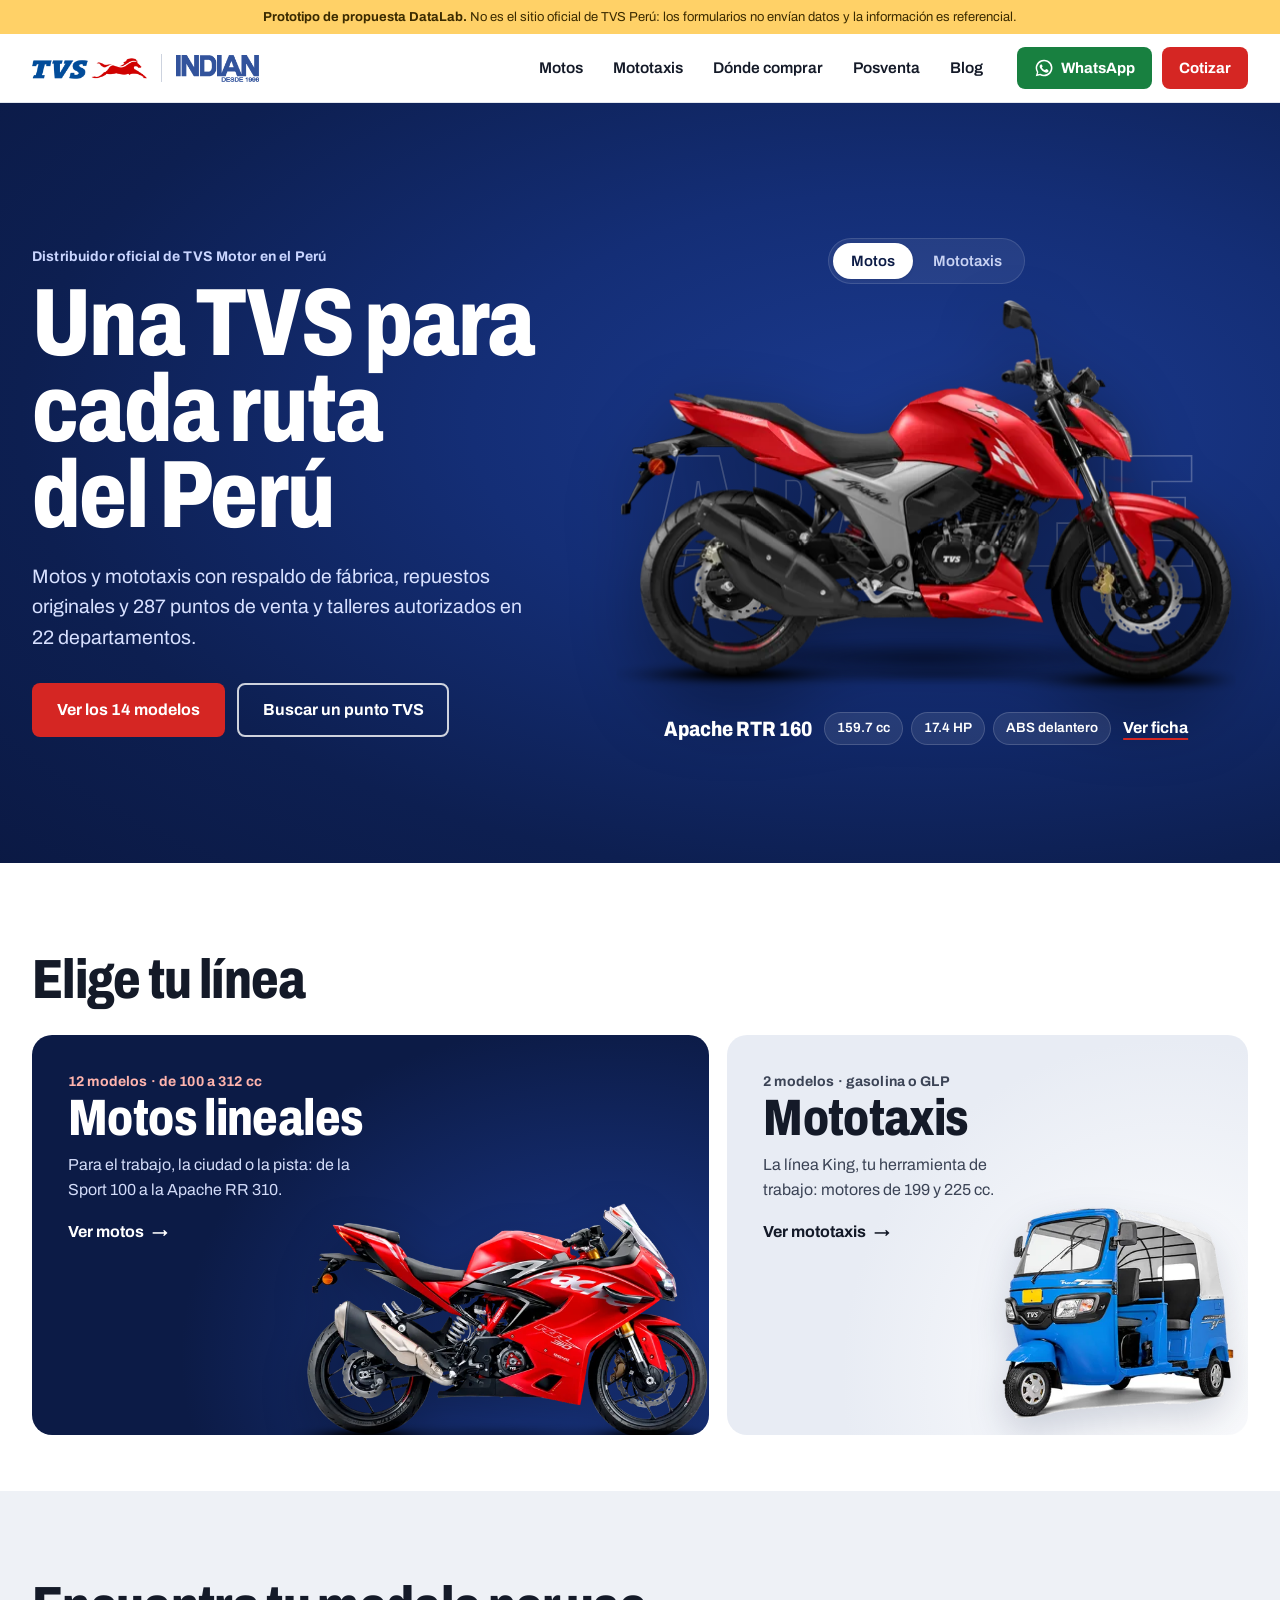
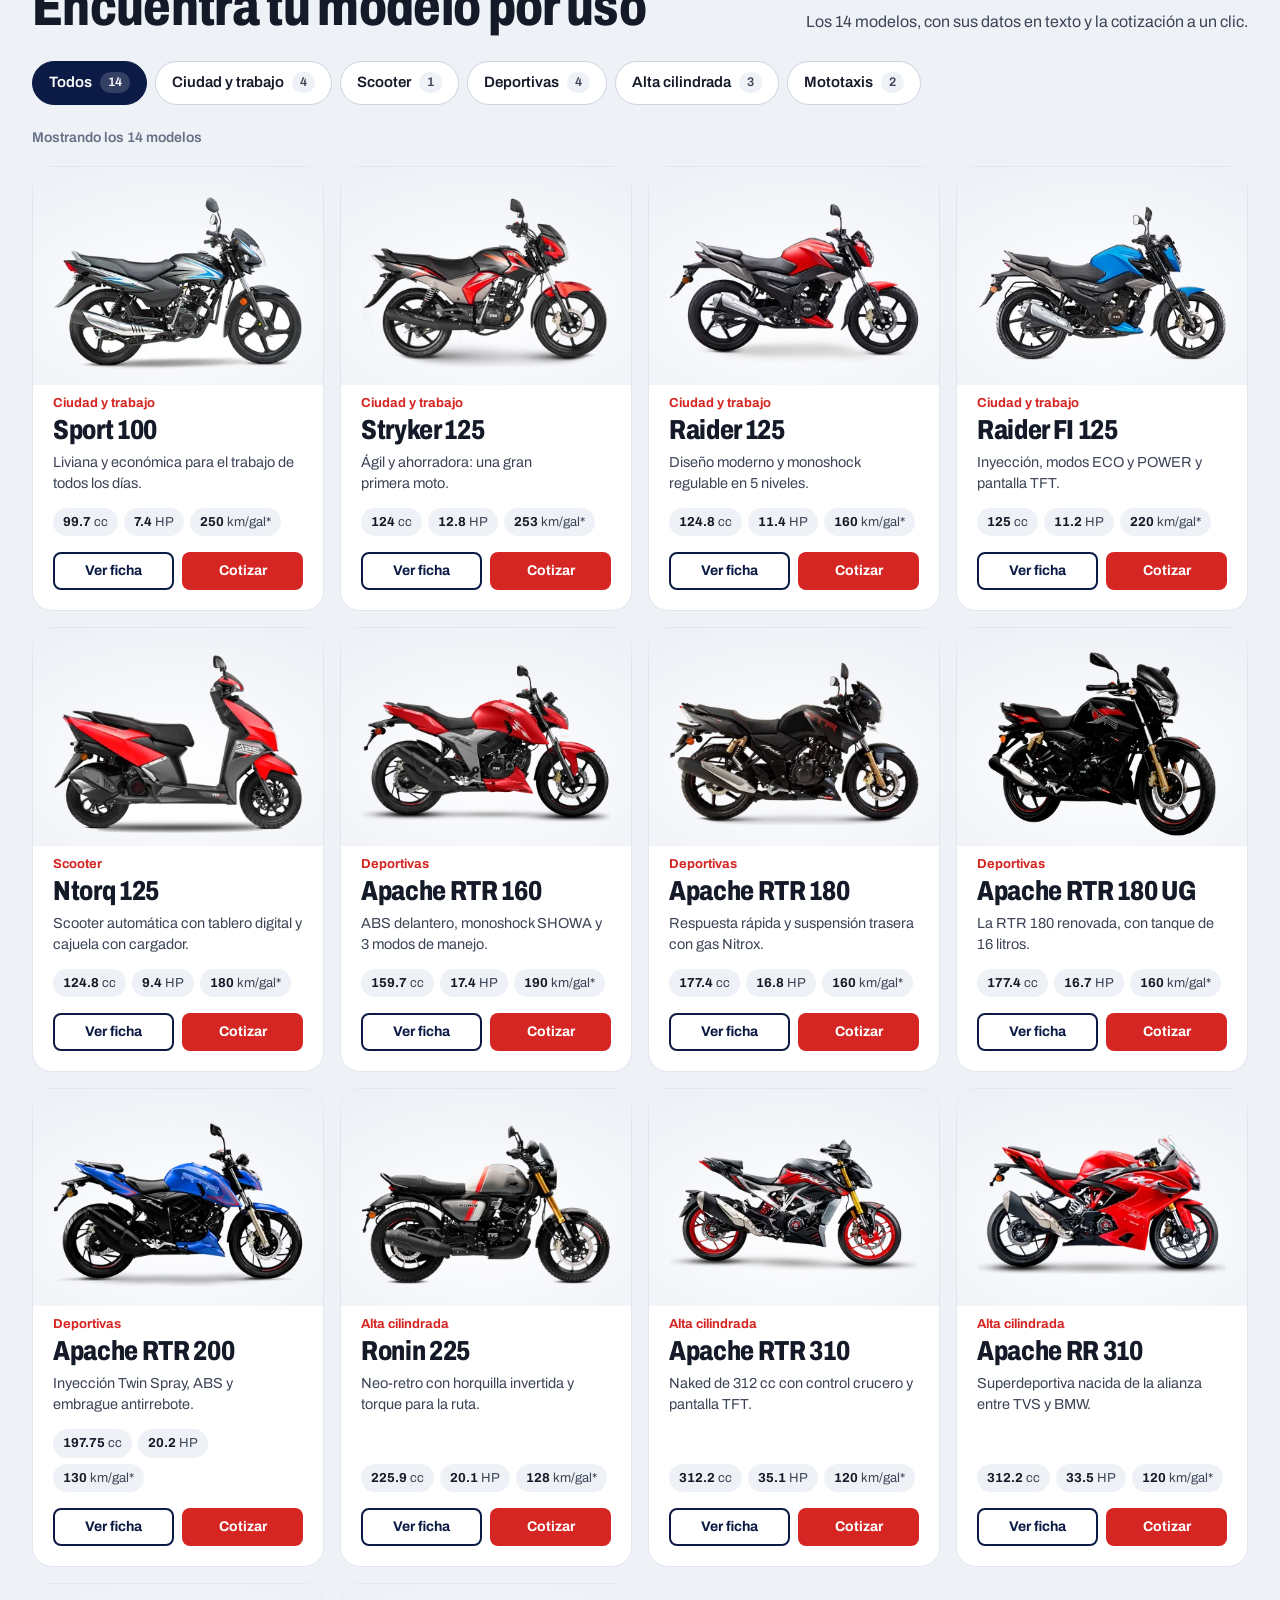
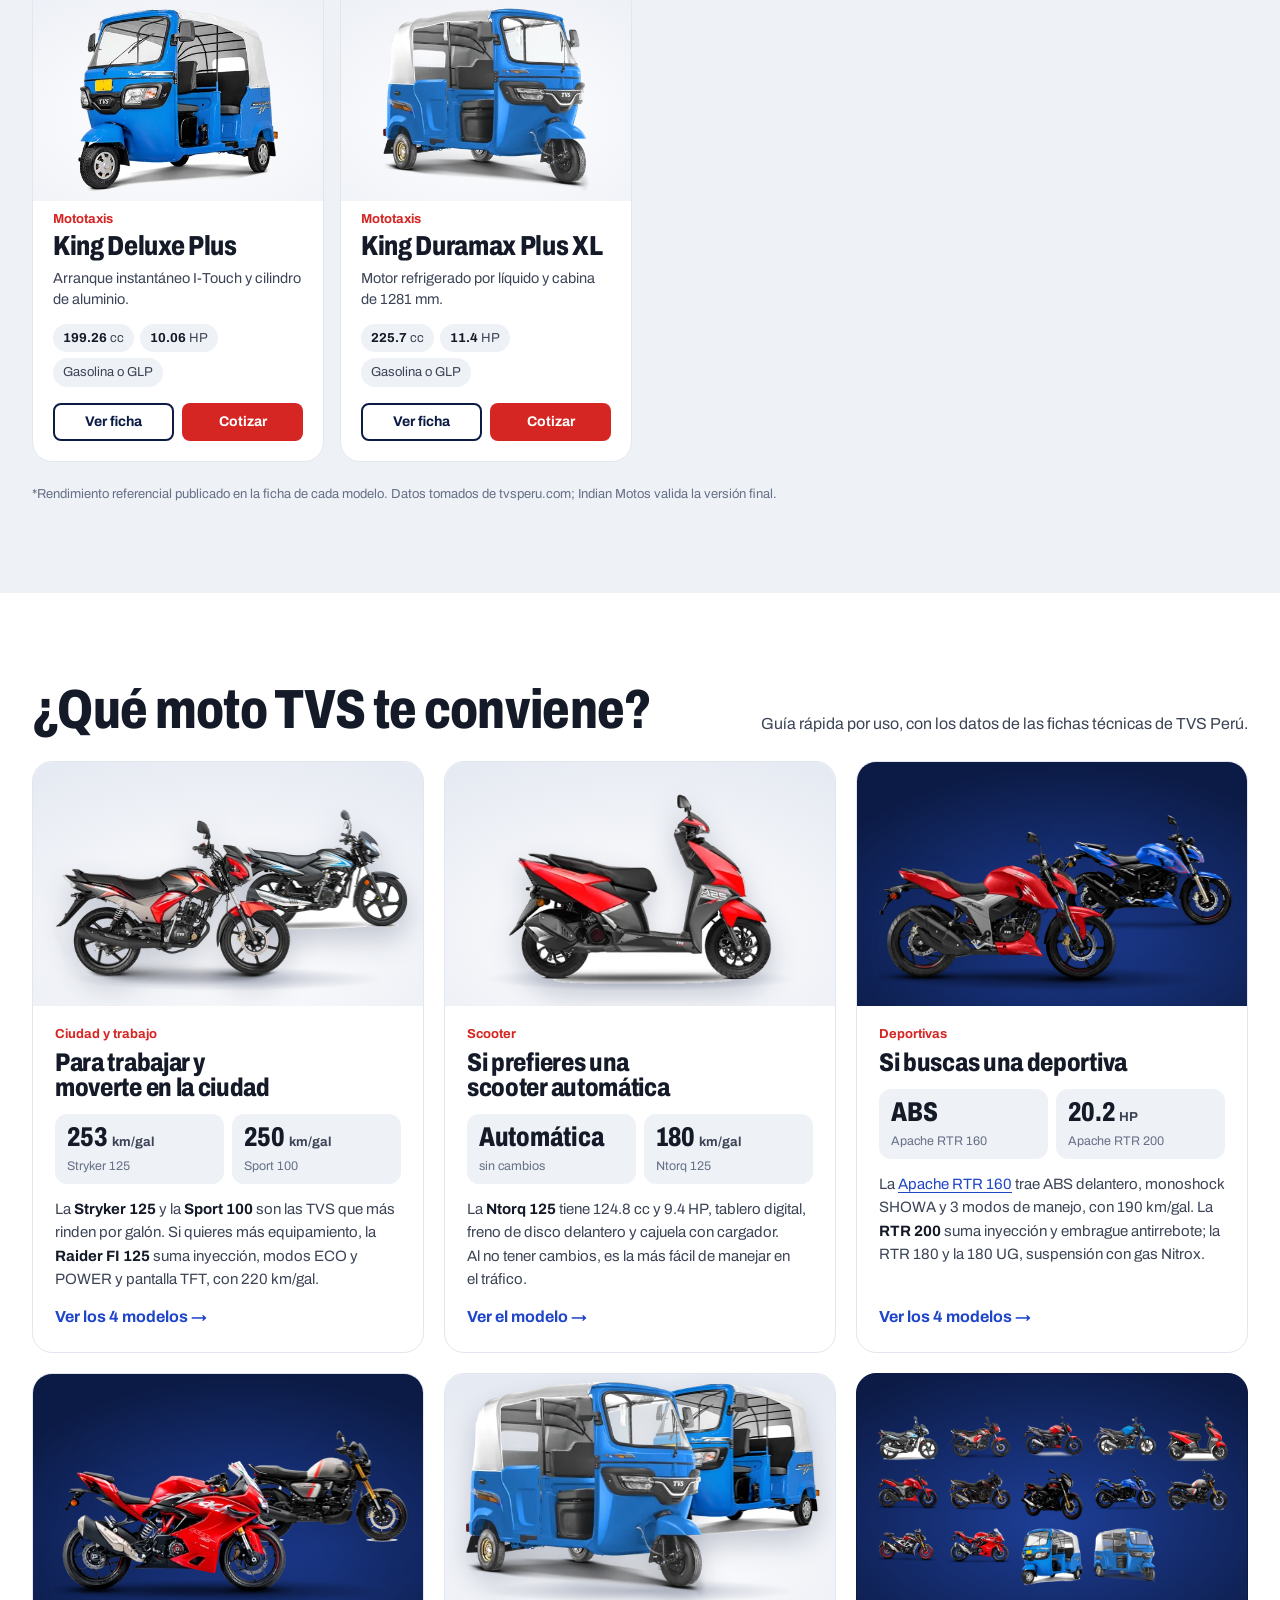
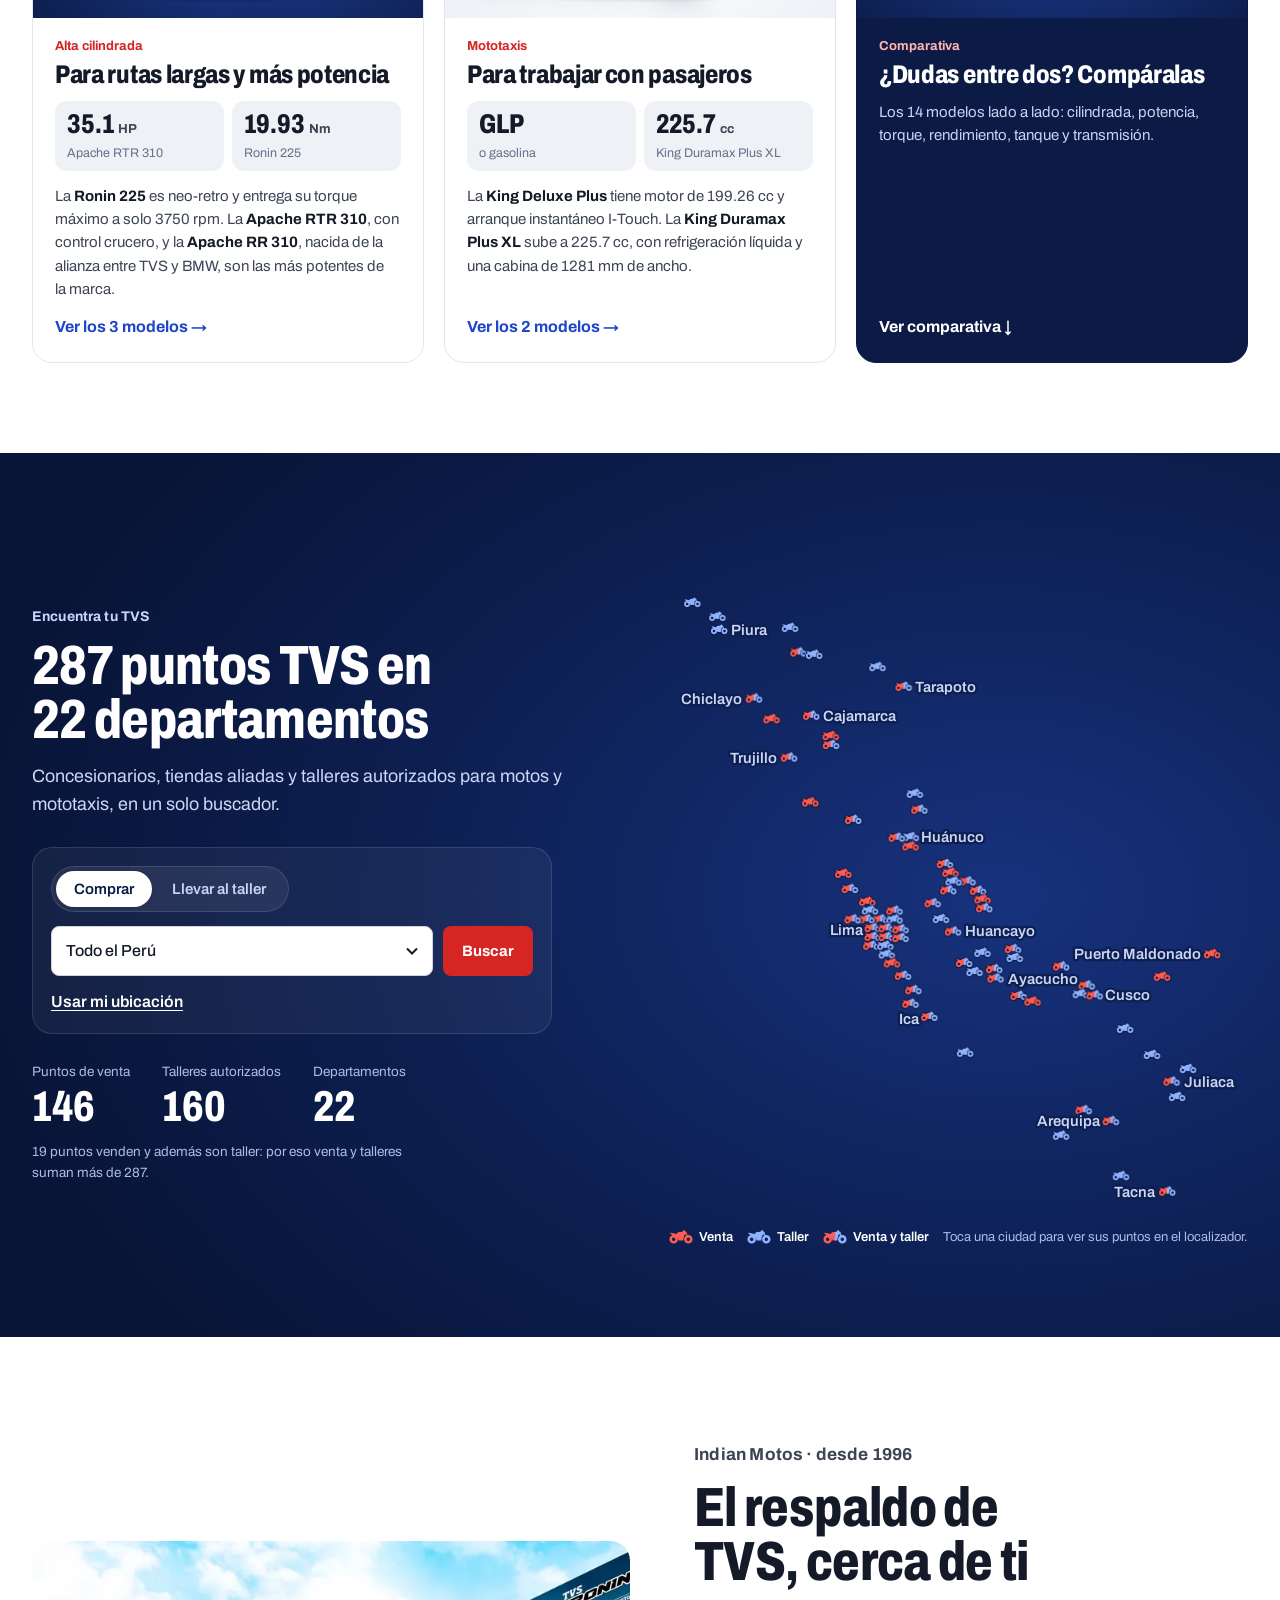
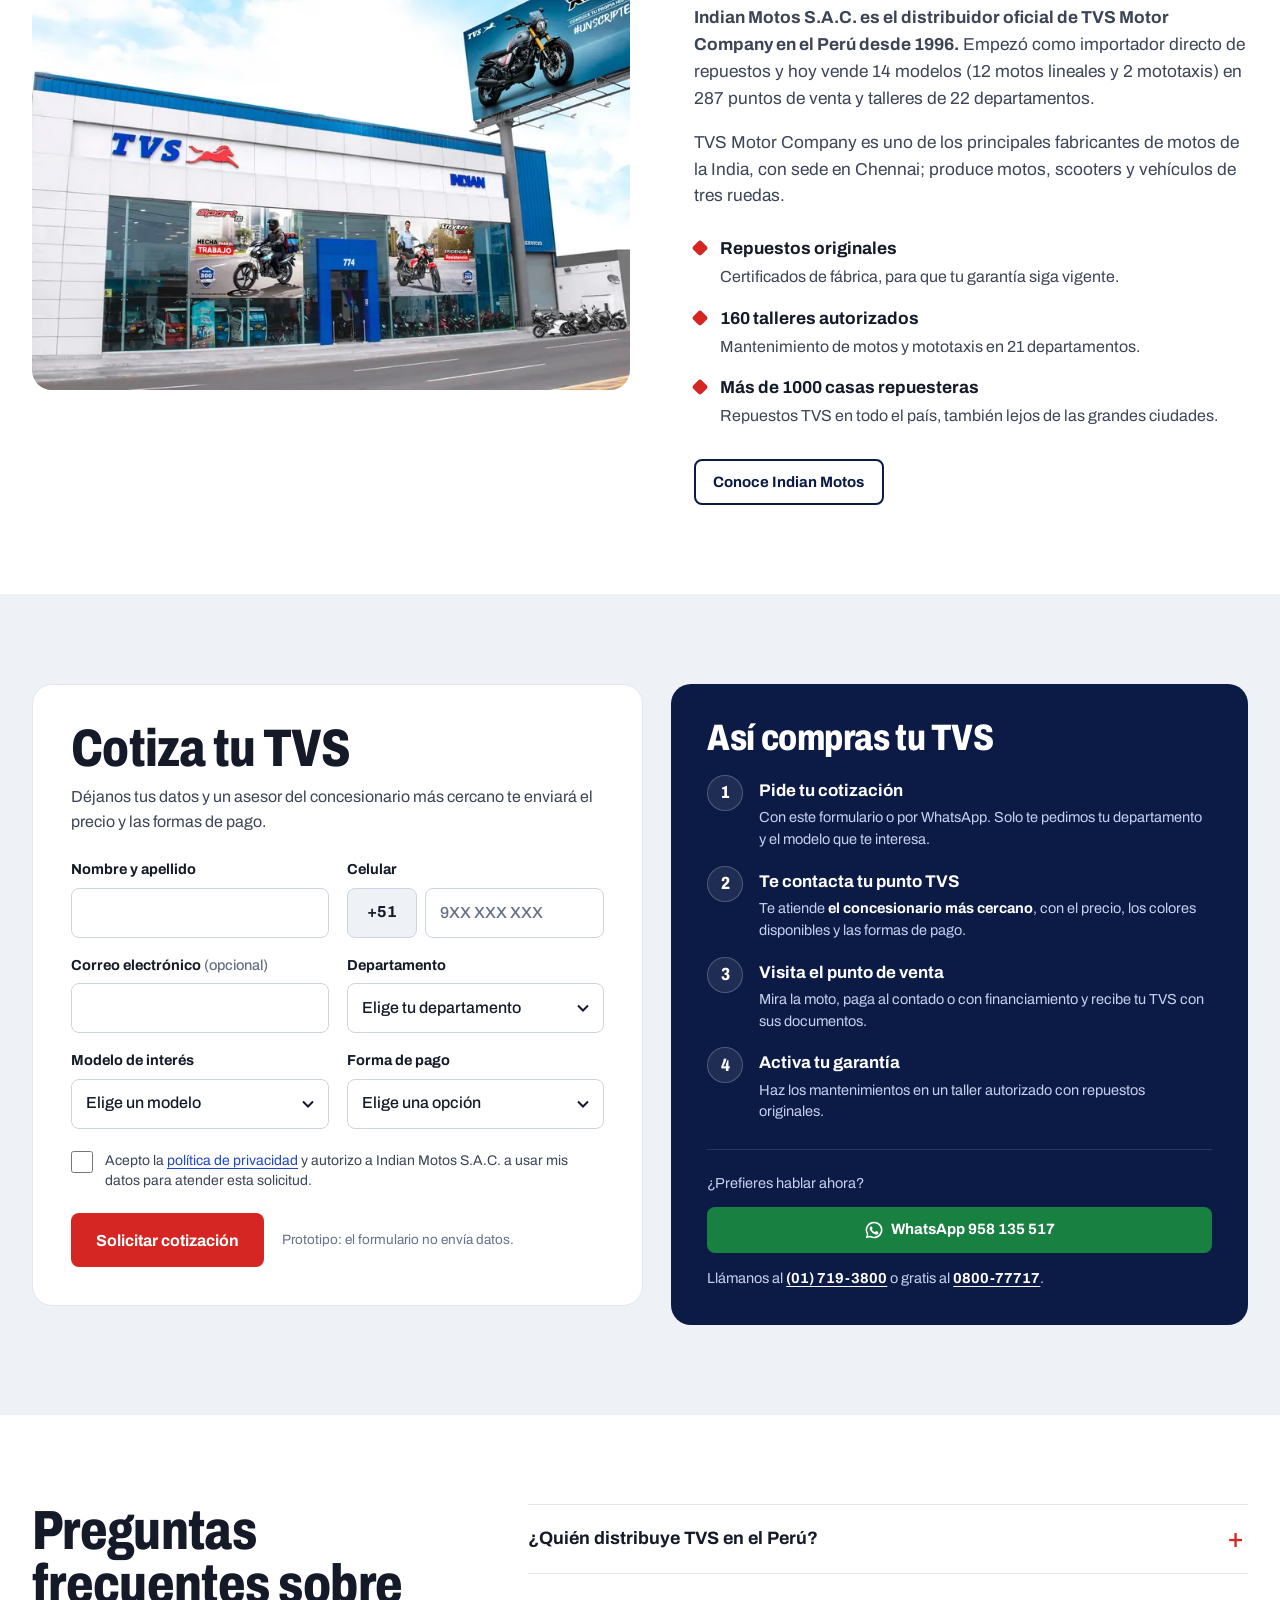
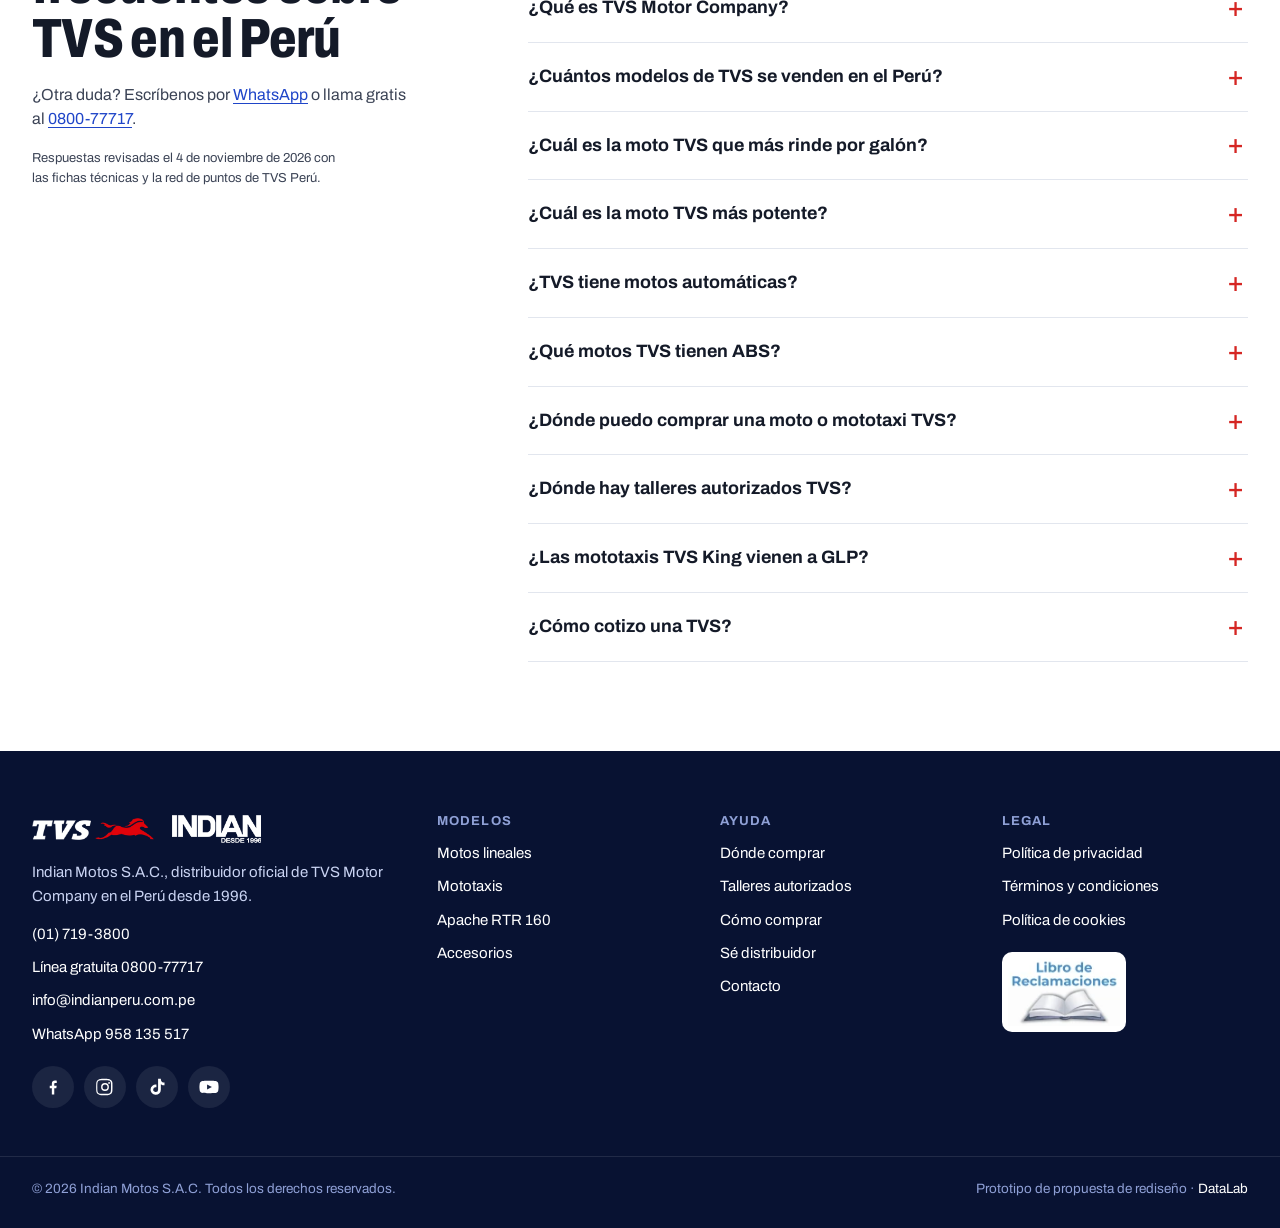
<file: index.html>
<!doctype html>
<html lang="es-PE">
<head>
<meta charset="utf-8">
<meta name="viewport" content="width=device-width, initial-scale=1, viewport-fit=cover">
<title>Motos y mototaxis TVS en el Perú | Indian Motos, distribuidor oficial</title>
<meta name="description" content="Motos lineales y mototaxis TVS con respaldo de fábrica. Compara los 14 modelos, cotiza en línea y encuentra uno de los 287 puntos de venta y talleres en 22 departamentos.">
<!-- Propuesta en revisión: noindex para no competir con tvsperu.com. Se retira al publicar. -->
<meta name="robots" content="noindex, nofollow">
<link rel="canonical" href="https://tvsperu.com/">
<meta property="og:type" content="website">
<meta property="og:locale" content="es_PE">
<meta property="og:site_name" content="TVS Perú">
<meta property="og:title" content="Motos y mototaxis TVS en el Perú | Indian Motos, distribuidor oficial">
<meta property="og:description" content="Motos lineales y mototaxis TVS con respaldo de fábrica. Compara los 14 modelos, cotiza en línea y encuentra uno de los 287 puntos de venta y talleres en 22 departamentos.">
<meta property="og:url" content="https://wearedatalab.github.io/tvs-peru/">
<meta property="og:image" content="https://wearedatalab.github.io/tvs-peru/assets/img/og-tvs-peru.jpg">
<meta property="og:image:width" content="1200">
<meta property="og:image:height" content="630">
<meta name="twitter:card" content="summary_large_image">
<meta name="theme-color" content="#0c1b46">
<link rel="icon" href="assets/marca/favicon.png" type="image/png">
<link rel="apple-touch-icon" href="assets/marca/apple-touch-icon.png">
<link rel="preconnect" href="https://fonts.googleapis.com">
<link rel="preconnect" href="https://fonts.gstatic.com" crossorigin>
<link rel="stylesheet" href="https://fonts.googleapis.com/css2?family=Archivo:wdth,wght@62..125,400..900&display=swap">
<link rel="stylesheet" href="assets/css/tvs.css?v=05217c63">
<link rel="preload" as="image" href="assets/img/heroe/apache-rtr-160-rojo-960.webp" imagesrcset="assets/img/heroe/apache-rtr-160-rojo-640.webp 640w, assets/img/heroe/apache-rtr-160-rojo-960.webp 960w, assets/img/heroe/apache-rtr-160-rojo-1400.webp 1400w" imagesizes="(min-width: 1200px) 640px, (min-width: 900px) 52vw, 92vw" fetchpriority="high">
<script type="application/ld+json">{"@context":"https://schema.org","@graph":[{"@type":"Organization","@id":"https://tvsperu.com/#organizacion","name":"Indian Motos S.A.C.","alternateName":"TVS Perú","url":"https://tvsperu.com/","logo":"https://tvsperu.com/assets/marca/tvs-color.webp","description":"Distribuidor oficial de TVS Motor Company en el Perú desde 1996: motos lineales, mototaxis, repuestos originales y talleres autorizados.","brand":{"@type":"Brand","name":"TVS"},"areaServed":{"@type":"Country","name":"Perú"},"foundingDate":"1996","email":"info@indianperu.com.pe","contactPoint":[{"@type":"ContactPoint","telephone":"+51-1-719-3800","contactType":"customer service","areaServed":"PE","availableLanguage":"es"},{"@type":"ContactPoint","telephone":"+51-958-135-517","contactType":"sales","areaServed":"PE","availableLanguage":"es"}],"sameAs":["https://www.facebook.com/tvsmotosperu","https://www.instagram.com/tvsmotosperu/","https://www.tiktok.com/@tvsmotosperu","https://www.youtube.com/channel/UCzelpsOvv7D5RnTkjTRgmxw"]},{"@type":"WebSite","@id":"https://tvsperu.com/#web","url":"https://tvsperu.com/","name":"TVS Perú","inLanguage":"es-PE","publisher":{"@id":"https://tvsperu.com/#organizacion"}},{"@type":"WebPage","@id":"https://tvsperu.com/#inicio","url":"https://tvsperu.com/","name":"Motos y mototaxis TVS en el Perú","isPartOf":{"@id":"https://tvsperu.com/#web"},"about":{"@id":"https://tvsperu.com/#organizacion"},"inLanguage":"es-PE","dateModified":"2026-11-04"},{"@type":"ItemList","name":"Modelos TVS en el Perú","numberOfItems":14,"itemListElement":[{"@type":"ListItem","position":1,"item":{"@type":"Product","name":"TVS Sport 100","url":"https://tvsperu.com/motos/sport-100/","brand":{"@type":"Brand","name":"TVS"},"category":"Motocicleta","additionalProperty":[{"@type":"PropertyValue","name":"Cilindrada","value":99.7,"unitText":"cc"},{"@type":"PropertyValue","name":"Potencia","value":7.4,"unitText":"HP"},{"@type":"PropertyValue","name":"Rendimiento referencial","value":250.0,"unitText":"km/gal"}]}},{"@type":"ListItem","position":2,"item":{"@type":"Product","name":"TVS Stryker 125","url":"https://tvsperu.com/motos/stryker-125/","brand":{"@type":"Brand","name":"TVS"},"category":"Motocicleta","additionalProperty":[{"@type":"PropertyValue","name":"Cilindrada","value":124.0,"unitText":"cc"},{"@type":"PropertyValue","name":"Potencia","value":12.8,"unitText":"HP"},{"@type":"PropertyValue","name":"Rendimiento referencial","value":253.0,"unitText":"km/gal"}]}},{"@type":"ListItem","position":3,"item":{"@type":"Product","name":"TVS Raider 125","url":"https://tvsperu.com/motos/raider-125/","brand":{"@type":"Brand","name":"TVS"},"category":"Motocicleta","additionalProperty":[{"@type":"PropertyValue","name":"Cilindrada","value":124.8,"unitText":"cc"},{"@type":"PropertyValue","name":"Potencia","value":11.4,"unitText":"HP"},{"@type":"PropertyValue","name":"Rendimiento referencial","value":160.0,"unitText":"km/gal"}]}},{"@type":"ListItem","position":4,"item":{"@type":"Product","name":"TVS Raider FI 125","url":"https://tvsperu.com/motos/raider-fi-125/","brand":{"@type":"Brand","name":"TVS"},"category":"Motocicleta","additionalProperty":[{"@type":"PropertyValue","name":"Cilindrada","value":125.0,"unitText":"cc"},{"@type":"PropertyValue","name":"Potencia","value":11.2,"unitText":"HP"},{"@type":"PropertyValue","name":"Rendimiento referencial","value":220.0,"unitText":"km/gal"}]}},{"@type":"ListItem","position":5,"item":{"@type":"Product","name":"TVS Ntorq 125","url":"https://tvsperu.com/motos/ntorq-125/","brand":{"@type":"Brand","name":"TVS"},"category":"Motocicleta","additionalProperty":[{"@type":"PropertyValue","name":"Cilindrada","value":124.8,"unitText":"cc"},{"@type":"PropertyValue","name":"Potencia","value":9.4,"unitText":"HP"},{"@type":"PropertyValue","name":"Rendimiento referencial","value":180.0,"unitText":"km/gal"}]}},{"@type":"ListItem","position":6,"item":{"@type":"Product","name":"TVS Apache RTR 160","url":"https://tvsperu.com/motos/apache-rtr-160/","brand":{"@type":"Brand","name":"TVS"},"category":"Motocicleta","additionalProperty":[{"@type":"PropertyValue","name":"Cilindrada","value":159.7,"unitText":"cc"},{"@type":"PropertyValue","name":"Potencia","value":17.4,"unitText":"HP"},{"@type":"PropertyValue","name":"Rendimiento referencial","value":190.0,"unitText":"km/gal"}]}},{"@type":"ListItem","position":7,"item":{"@type":"Product","name":"TVS Apache RTR 180","url":"https://tvsperu.com/motos/apache-rtr-180/","brand":{"@type":"Brand","name":"TVS"},"category":"Motocicleta","additionalProperty":[{"@type":"PropertyValue","name":"Cilindrada","value":177.4,"unitText":"cc"},{"@type":"PropertyValue","name":"Potencia","value":16.8,"unitText":"HP"},{"@type":"PropertyValue","name":"Rendimiento referencial","value":160.0,"unitText":"km/gal"}]}},{"@type":"ListItem","position":8,"item":{"@type":"Product","name":"TVS Apache RTR 180 UG","url":"https://tvsperu.com/motos/apache-rtr-180-ug/","brand":{"@type":"Brand","name":"TVS"},"category":"Motocicleta","additionalProperty":[{"@type":"PropertyValue","name":"Cilindrada","value":177.4,"unitText":"cc"},{"@type":"PropertyValue","name":"Potencia","value":16.7,"unitText":"HP"},{"@type":"PropertyValue","name":"Rendimiento referencial","value":160.0,"unitText":"km/gal"}]}},{"@type":"ListItem","position":9,"item":{"@type":"Product","name":"TVS Apache RTR 200","url":"https://tvsperu.com/motos/apache-rtr-200/","brand":{"@type":"Brand","name":"TVS"},"category":"Motocicleta","additionalProperty":[{"@type":"PropertyValue","name":"Cilindrada","value":197.75,"unitText":"cc"},{"@type":"PropertyValue","name":"Potencia","value":20.2,"unitText":"HP"},{"@type":"PropertyValue","name":"Rendimiento referencial","value":130.0,"unitText":"km/gal"}]}},{"@type":"ListItem","position":10,"item":{"@type":"Product","name":"TVS Ronin 225","url":"https://tvsperu.com/motos/ronin-225/","brand":{"@type":"Brand","name":"TVS"},"category":"Motocicleta","additionalProperty":[{"@type":"PropertyValue","name":"Cilindrada","value":225.9,"unitText":"cc"},{"@type":"PropertyValue","name":"Potencia","value":20.1,"unitText":"HP"},{"@type":"PropertyValue","name":"Rendimiento referencial","value":128.0,"unitText":"km/gal"}]}},{"@type":"ListItem","position":11,"item":{"@type":"Product","name":"TVS Apache RTR 310","url":"https://tvsperu.com/motos/apache-rtr-310/","brand":{"@type":"Brand","name":"TVS"},"category":"Motocicleta","additionalProperty":[{"@type":"PropertyValue","name":"Cilindrada","value":312.2,"unitText":"cc"},{"@type":"PropertyValue","name":"Potencia","value":35.1,"unitText":"HP"},{"@type":"PropertyValue","name":"Rendimiento referencial","value":120.0,"unitText":"km/gal"}]}},{"@type":"ListItem","position":12,"item":{"@type":"Product","name":"TVS Apache RR 310","url":"https://tvsperu.com/motos/apache-rr-310/","brand":{"@type":"Brand","name":"TVS"},"category":"Motocicleta","additionalProperty":[{"@type":"PropertyValue","name":"Cilindrada","value":312.2,"unitText":"cc"},{"@type":"PropertyValue","name":"Potencia","value":33.5,"unitText":"HP"},{"@type":"PropertyValue","name":"Rendimiento referencial","value":120.0,"unitText":"km/gal"}]}},{"@type":"ListItem","position":13,"item":{"@type":"Product","name":"TVS King Deluxe Plus","url":"https://tvsperu.com/mototaxis/king-deluxe-plus/","brand":{"@type":"Brand","name":"TVS"},"category":"Mototaxi","additionalProperty":[{"@type":"PropertyValue","name":"Cilindrada","value":199.26,"unitText":"cc"},{"@type":"PropertyValue","name":"Potencia","value":10.06,"unitText":"HP"}]}},{"@type":"ListItem","position":14,"item":{"@type":"Product","name":"TVS King Duramax Plus XL","url":"https://tvsperu.com/mototaxis/king-duramax-plus-xl/","brand":{"@type":"Brand","name":"TVS"},"category":"Mototaxi","additionalProperty":[{"@type":"PropertyValue","name":"Cilindrada","value":225.7,"unitText":"cc"},{"@type":"PropertyValue","name":"Potencia","value":11.4,"unitText":"HP"}]}}]},{"@type":"FAQPage","mainEntity":[{"@type":"Question","name":"¿Quién distribuye TVS en el Perú?","acceptedAnswer":{"@type":"Answer","text":"Indian Motos S.A.C. es el distribuidor oficial de TVS Motor Company en el Perú desde 1996. Vende motos lineales y mototaxis TVS y respalda su posventa con repuestos originales y talleres autorizados."}},{"@type":"Question","name":"¿Qué es TVS Motor Company?","acceptedAnswer":{"@type":"Answer","text":"Es uno de los principales fabricantes de motos de la India, con sede en Chennai. Produce motos, scooters y vehículos de tres ruedas; en el Perú sus modelos los distribuye Indian Motos S.A.C."}},{"@type":"Question","name":"¿Cuántos modelos de TVS se venden en el Perú?","acceptedAnswer":{"@type":"Answer","text":"Catorce: 12 motos lineales, de la Sport 100 (99.7 cc) a la Apache RR 310 (312.2 cc), y 2 mototaxis, la TVS King Deluxe Plus (199.26 cc) y la TVS King Duramax Plus XL (225.7 cc), ambas a gasolina o GLP."}},{"@type":"Question","name":"¿Cuál es la moto TVS que más rinde por galón?","acceptedAnswer":{"@type":"Answer","text":"Según las fichas de TVS Perú, la Stryker 125 rinde hasta 253 km por galón y la Sport 100 hasta 250 km/gal. El rendimiento real depende del manejo, la carga y el mantenimiento."}},{"@type":"Question","name":"¿Cuál es la moto TVS más potente?","acceptedAnswer":{"@type":"Answer","text":"La Apache RTR 310, con 312.2 cc y 35.1 HP, seguida de la Apache RR 310, con 33.5 HP. Las dos tienen caja de 6 velocidades."}},{"@type":"Question","name":"¿TVS tiene motos automáticas?","acceptedAnswer":{"@type":"Answer","text":"Sí. La Ntorq 125 es una scooter automática de 124.8 cc y 9.4 HP, con tablero digital, freno de disco delantero y cajuela con cargador."}},{"@type":"Question","name":"¿Qué motos TVS tienen ABS?","acceptedAnswer":{"@type":"Answer","text":"La Apache RTR 160 tiene ABS en el freno delantero y la Apache RTR 200 se vende en versión FI ABS. La ficha de cada modelo detalla su sistema de frenos."}},{"@type":"Question","name":"¿Dónde puedo comprar una moto o mototaxi TVS?","acceptedAnswer":{"@type":"Answer","text":"En 146 puntos de venta de 19 departamentos, entre concesionarios, tiendas aliadas y showrooms de Indian Motos. En «Dónde comprar» buscas el más cercano por departamento, distrito o ubicación."}},{"@type":"Question","name":"¿Dónde hay talleres autorizados TVS?","acceptedAnswer":{"@type":"Answer","text":"La red tiene 160 talleres autorizados para motos y mototaxis en 21 departamentos. En «Dónde comprar» elige «Taller» para verlos en el mapa y abrir la ruta con un toque."}},{"@type":"Question","name":"¿Las mototaxis TVS King vienen a GLP?","acceptedAnswer":{"@type":"Answer","text":"Sí. La TVS King Deluxe Plus y la TVS King Duramax Plus XL se ofrecen a gasolina o a GLP; la versión a GLP lleva un tanque de 21 litros."}},{"@type":"Question","name":"¿Cómo cotizo una TVS?","acceptedAnswer":{"@type":"Answer","text":"Completa el formulario con tu departamento y el modelo que te interesa: te contacta el concesionario más cercano con el precio y las formas de pago. También puedes escribir por WhatsApp al 958 135 517 o llamar gratis al 0800-77717."}}]},{"@type":"HowTo","name":"Cómo comprar una moto o mototaxi TVS en el Perú","inLanguage":"es-PE","step":[{"@type":"HowToStep","position":1,"name":"Pide tu cotización","text":"Con el formulario de la web o por WhatsApp, indicando tu departamento y el modelo que te interesa."},{"@type":"HowToStep","position":2,"name":"Te contacta tu punto TVS","text":"El concesionario más cercano te envía el precio, los colores disponibles y las formas de pago."},{"@type":"HowToStep","position":3,"name":"Visita el punto de venta","text":"Mira la moto, paga al contado o con financiamiento y recibe tu TVS con sus documentos."},{"@type":"HowToStep","position":4,"name":"Activa tu garantía","text":"Haz los mantenimientos en un taller autorizado TVS con repuestos originales."}]}]}</script>
<script type="speculationrules">{"prefetch":[{"where":{"and":[{"href_matches":"/*"},{"not":{"href_matches":"*#*"}}]},"eagerness":"moderate"}]}</script>
</head>
<body class="p-inicio">
<a class="saltar" href="#contenido">Saltar al contenido</a>
<div class="aviso-prototipo" role="note">
  <p><strong>Prototipo de propuesta DataLab.</strong> <span class="aviso-largo">No es el sitio oficial de TVS Perú: los formularios no envían datos y la información es referencial.</span><span class="aviso-corto">No es el sitio oficial: los formularios no envían datos.</span></p>
</div>
<header class="cabecera" data-cabecera>
  <div class="cabecera-in">
    <a class="marca" href="" aria-label="TVS Perú: ir al inicio">
      <img class="marca-tvs" src="assets/marca/tvs-color.webp" width="96" height="17" alt="TVS">
      <span class="marca-sep" aria-hidden="true"></span>
      <img class="marca-indian" src="assets/marca/indian-color.png" width="75" height="24" alt="Indian Motos, desde 1996">
    </a>
    <nav class="nav" id="nav-principal" aria-label="Principal">
      <ul>
        <li><a href="?ver=motos#modelos" data-filtro="motos">Motos</a></li>
        <li><a href="?ver=mototaxis#modelos" data-filtro="mototaxis">Mototaxis</a></li>
        <li><a href="donde-comprar/">Dónde comprar</a></li>
        <li><a href="#" data-demo="Posventa" data-demo-texto="Garantía, mantenimiento y talleres (página 05 de la arquitectura).">Posventa</a></li>
        <li><a href="#" data-demo="Blog" data-demo-texto="Artículos para ganar las búsquedas de categoría (módulo 5).">Blog</a></li>
      </ul>
      <div class="nav-movil-acciones">
        <a class="btn btn-wa" href="https://wa.me/51958135517?text=Hola%2C%20quiero%20informaci%C3%B3n%20sobre%20las%20motos%20y%20mototaxis%20TVS." target="_blank" rel="noopener"><svg class="icono" viewBox="0 0 24 24" aria-hidden="true"><path fill="currentColor" d="M12 2a9.9 9.9 0 0 0-8.5 15l-1.4 5 5.1-1.3A10 10 0 1 0 12 2zm0 18.2a8.2 8.2 0 0 1-4.2-1.2l-.3-.2-3 .8.8-2.9-.2-.3A8.2 8.2 0 1 1 12 20.2zm4.5-6.1c-.2-.1-1.5-.7-1.7-.8s-.4-.1-.6.1-.7.8-.8 1-.3.2-.5.1a6.7 6.7 0 0 1-3.3-2.9c-.3-.4.2-.4.7-1.3.1-.2 0-.3 0-.4l-.8-1.8c-.2-.5-.4-.4-.6-.4h-.5a1 1 0 0 0-.7.3 3 3 0 0 0-.9 2.2 5.2 5.2 0 0 0 1.1 2.7 11.8 11.8 0 0 0 4.5 4c1.7.7 2.3.8 3.2.6a2.6 2.6 0 0 0 1.7-1.2 2.1 2.1 0 0 0 .1-1.2c0-.1-.2-.2-.5-.3z"/></svg><span>WhatsApp</span></a>
        <a class="btn btn-rojo" href="#cotizar">Cotizar</a>
      </div>
    </nav>
    <div class="cabecera-acciones">
      <a class="btn btn-wa" href="https://wa.me/51958135517?text=Hola%2C%20quiero%20informaci%C3%B3n%20sobre%20las%20motos%20y%20mototaxis%20TVS." target="_blank" rel="noopener"><svg class="icono" viewBox="0 0 24 24" aria-hidden="true"><path fill="currentColor" d="M12 2a9.9 9.9 0 0 0-8.5 15l-1.4 5 5.1-1.3A10 10 0 1 0 12 2zm0 18.2a8.2 8.2 0 0 1-4.2-1.2l-.3-.2-3 .8.8-2.9-.2-.3A8.2 8.2 0 1 1 12 20.2zm4.5-6.1c-.2-.1-1.5-.7-1.7-.8s-.4-.1-.6.1-.7.8-.8 1-.3.2-.5.1a6.7 6.7 0 0 1-3.3-2.9c-.3-.4.2-.4.7-1.3.1-.2 0-.3 0-.4l-.8-1.8c-.2-.5-.4-.4-.6-.4h-.5a1 1 0 0 0-.7.3 3 3 0 0 0-.9 2.2 5.2 5.2 0 0 0 1.1 2.7 11.8 11.8 0 0 0 4.5 4c1.7.7 2.3.8 3.2.6a2.6 2.6 0 0 0 1.7-1.2 2.1 2.1 0 0 0 .1-1.2c0-.1-.2-.2-.5-.3z"/></svg><span>WhatsApp</span></a>
      <a class="btn btn-rojo" href="#cotizar">Cotizar</a>
      <button class="nav-boton" type="button" aria-expanded="false" aria-controls="nav-principal" aria-label="Abrir menú">
        <span></span><span></span><span></span>
      </button>
    </div>
  </div>
</header>

<main id="contenido">
<section class="heroe" aria-labelledby="heroe-titulo">
  <div class="heroe-in">
    <div class="heroe-texto">
      <p class="eyebrow eyebrow-claro">Distribuidor oficial de TVS Motor en el Perú</p>
      <h1 id="heroe-titulo"><span>Una TVS para</span> <span>cada ruta</span> <span>del Perú</span></h1>
      <p class="heroe-lead">Motos y mototaxis con respaldo de fábrica, repuestos originales y 287 puntos de venta y talleres autorizados en 22 departamentos.</p>
      <div class="heroe-cta">
        <a class="btn btn-rojo btn-lg" href="#modelos">Ver los 14 modelos</a>
        <a class="btn btn-claro btn-lg" href="donde-comprar/">Buscar un punto TVS</a>
      </div>
    </div>
    <div class="heroe-visual" data-heroe>
      <div class="segmento segmento-oscuro" role="group" aria-label="Elige una línea">
        <button type="button" aria-pressed="true" data-linea="motos">Motos</button>
        <button type="button" aria-pressed="false" data-linea="mototaxis">Mototaxis</button>
      </div>
      <div class="heroe-escena">
        <span class="heroe-palabra" aria-hidden="true" data-palabra>APACHE</span>
        <figure class="heroe-vehiculo es-activo" data-vehiculo="motos">
          <img src="assets/img/heroe/apache-rtr-160-rojo-960.webp" srcset="assets/img/heroe/apache-rtr-160-rojo-640.webp 640w, assets/img/heroe/apache-rtr-160-rojo-960.webp 960w, assets/img/heroe/apache-rtr-160-rojo-1400.webp 1400w" sizes="(min-width: 1200px) 640px, (min-width: 900px) 52vw, 92vw" width="1400" height="907" alt="TVS Apache RTR 160 roja, vista lateral" fetchpriority="high" decoding="async">
        </figure>
        <figure class="heroe-vehiculo" data-vehiculo="mototaxis" hidden>
          <img src="assets/img/heroe/king-duramax-plus-xl-646.webp" srcset="assets/img/heroe/king-duramax-plus-xl-560.webp 560w, assets/img/heroe/king-duramax-plus-xl-646.webp 646w" sizes="(min-width: 1200px) 480px, (min-width: 900px) 40vw, 80vw" width="646" height="577" alt="Mototaxi TVS King Duramax Plus XL azul" loading="lazy" decoding="async">
        </figure>
      </div>
      <div class="heroe-ficha" data-ficha="motos">
        <strong>Apache RTR 160</strong>
        <ul><li>159.7 cc</li><li>17.4 HP</li><li>ABS delantero</li></ul>
        <a href="motos/apache-rtr-160/">Ver ficha</a>
      </div>
      <div class="heroe-ficha" data-ficha="mototaxis" hidden>
        <strong>King Duramax Plus XL</strong>
        <ul><li>225.7 cc</li><li>11.4 HP</li><li>Gasolina o GLP</li></ul>
        <a href="#cotizar" data-cotizar="King Duramax Plus XL">Cotizar</a>
      </div>
    </div>
  </div>
</section>

<section class="lineas" aria-labelledby="lineas-titulo">
  <div class="contenedor">
    <h2 id="lineas-titulo" class="titulo-seccion">Elige tu línea</h2>
    <div class="lineas-grid">
      <a class="linea linea-motos" href="?ver=motos#modelos" data-filtro="motos">
        <div class="linea-texto">
          <p class="eyebrow">12 modelos · de 100 a 312 cc</p>
          <h3>Motos lineales</h3>
          <p>Para el trabajo, la ciudad o la pista: de la Sport 100 a la Apache RR 310.</p>
          <span class="linea-cta">Ver motos <span aria-hidden="true">→</span></span>
        </div>
        <img class="linea-img" src="assets/img/modelos/apache-rr-310-360.webp" srcset="assets/img/modelos/apache-rr-310-160.webp 160w, assets/img/modelos/apache-rr-310-360.webp 360w, assets/img/modelos/apache-rr-310-720.webp 720w, assets/img/modelos/apache-rr-310-1100.webp 1100w" sizes="(min-width: 900px) 34vw, 80vw" width="1100" height="639" alt="TVS Apache RR 310 roja" loading="lazy" decoding="async">
      </a>
      <a class="linea linea-mototaxis" href="?ver=mototaxis#modelos" data-filtro="mototaxis">
        <div class="linea-texto">
          <p class="eyebrow">2 modelos · gasolina o GLP</p>
          <h3>Mototaxis</h3>
          <p>La línea King, tu herramienta de trabajo: motores de 199 y 225 cc.</p>
          <span class="linea-cta">Ver mototaxis <span aria-hidden="true">→</span></span>
        </div>
        <img class="linea-img" src="assets/img/modelos/king-deluxe-plus-360.webp" srcset="assets/img/modelos/king-deluxe-plus-160.webp 160w, assets/img/modelos/king-deluxe-plus-360.webp 360w, assets/img/modelos/king-deluxe-plus-487.webp 487w" sizes="(min-width: 900px) 26vw, 60vw" width="487" height="449" alt="Mototaxi TVS King Deluxe Plus azul" loading="lazy" decoding="async">
      </a>
    </div>
  </div>
</section>

<section class="catalogo" id="modelos" aria-labelledby="modelos-titulo">
  <div class="contenedor">
    <div class="seccion-cabeza">
      <h2 id="modelos-titulo" class="titulo-seccion">Encuentra tu modelo por uso</h2>
      <p>Los 14 modelos, con sus datos en texto y la cotización a un clic.</p>
    </div>
    <div class="filtros" role="group" aria-label="Filtrar modelos por uso">
      <button class="chip" type="button" data-ver="todos" aria-pressed="true">Todos <span>14</span></button>
      <button class="chip" type="button" data-ver="ciudad" aria-pressed="false">Ciudad y trabajo <span>4</span></button>
      <button class="chip" type="button" data-ver="scooter" aria-pressed="false">Scooter <span>1</span></button>
      <button class="chip" type="button" data-ver="deportivas" aria-pressed="false">Deportivas <span>4</span></button>
      <button class="chip" type="button" data-ver="alta" aria-pressed="false">Alta cilindrada <span>3</span></button>
      <button class="chip" type="button" data-ver="mototaxis" aria-pressed="false">Mototaxis <span>2</span></button>
    </div>
    <p class="catalogo-estado" data-catalogo-estado aria-live="polite">Mostrando los 14 modelos</p>
    <ul class="modelos" data-modelos>
      <li class="modelo" data-linea="motos" data-uso="ciudad" style="view-transition-name: m-sport-100">
        <a class="modelo-img" href="#" data-demo="Ficha de la Sport 100" data-demo-texto="Las 14 fichas usan la misma plantilla, alimentada por datos. En esta demo puedes recorrer la de la Apache RTR 160." data-demo-enlace="motos/apache-rtr-160/" tabindex="-1" aria-hidden="true"><img src="assets/img/modelos/sport-100-360.webp" srcset="assets/img/modelos/sport-100-160.webp 160w, assets/img/modelos/sport-100-360.webp 360w, assets/img/modelos/sport-100-595.webp 595w" sizes="(min-width: 1200px) 290px, (min-width: 1000px) 24vw, (min-width: 640px) 46vw, 92vw" width="595" height="420" alt="TVS Sport 100" loading="lazy" decoding="async"></a>
        <div class="modelo-cuerpo">
          <p class="modelo-uso">Ciudad y trabajo</p>
          <h3 class="modelo-nombre"><a href="#" data-demo="Ficha de la Sport 100" data-demo-texto="Las 14 fichas usan la misma plantilla, alimentada por datos. En esta demo puedes recorrer la de la Apache RTR 160." data-demo-enlace="motos/apache-rtr-160/">Sport 100</a></h3>
          <p class="modelo-texto">Liviana y económica para el trabajo de todos los días.</p>
          <ul class="modelo-datos"><li><b>99.7</b> cc</li><li><b>7.4</b> HP</li><li><b>250</b> km/gal*</li></ul>
          <div class="modelo-acciones">
            <a class="btn btn-borde btn-sm" href="#" data-demo="Ficha de la Sport 100" data-demo-texto="Las 14 fichas usan la misma plantilla, alimentada por datos. En esta demo puedes recorrer la de la Apache RTR 160." data-demo-enlace="motos/apache-rtr-160/">Ver ficha</a>
            <a class="btn btn-rojo btn-sm" href="#cotizar" data-cotizar="Sport 100">Cotizar</a>
          </div>
        </div>
      </li>
      <li class="modelo" data-linea="motos" data-uso="ciudad" style="view-transition-name: m-stryker-125">
        <a class="modelo-img" href="#" data-demo="Ficha de la Stryker 125" data-demo-texto="Las 14 fichas usan la misma plantilla, alimentada por datos. En esta demo puedes recorrer la de la Apache RTR 160." data-demo-enlace="motos/apache-rtr-160/" tabindex="-1" aria-hidden="true"><img src="assets/img/modelos/stryker-125-360.webp" srcset="assets/img/modelos/stryker-125-160.webp 160w, assets/img/modelos/stryker-125-360.webp 360w, assets/img/modelos/stryker-125-648.webp 648w" sizes="(min-width: 1200px) 290px, (min-width: 1000px) 24vw, (min-width: 640px) 46vw, 92vw" width="648" height="449" alt="TVS Stryker 125" loading="lazy" decoding="async"></a>
        <div class="modelo-cuerpo">
          <p class="modelo-uso">Ciudad y trabajo</p>
          <h3 class="modelo-nombre"><a href="#" data-demo="Ficha de la Stryker 125" data-demo-texto="Las 14 fichas usan la misma plantilla, alimentada por datos. En esta demo puedes recorrer la de la Apache RTR 160." data-demo-enlace="motos/apache-rtr-160/">Stryker 125</a></h3>
          <p class="modelo-texto">Ágil y ahorradora: una gran primera moto.</p>
          <ul class="modelo-datos"><li><b>124</b> cc</li><li><b>12.8</b> HP</li><li><b>253</b> km/gal*</li></ul>
          <div class="modelo-acciones">
            <a class="btn btn-borde btn-sm" href="#" data-demo="Ficha de la Stryker 125" data-demo-texto="Las 14 fichas usan la misma plantilla, alimentada por datos. En esta demo puedes recorrer la de la Apache RTR 160." data-demo-enlace="motos/apache-rtr-160/">Ver ficha</a>
            <a class="btn btn-rojo btn-sm" href="#cotizar" data-cotizar="Stryker 125">Cotizar</a>
          </div>
        </div>
      </li>
      <li class="modelo" data-linea="motos" data-uso="ciudad" style="view-transition-name: m-raider-125">
        <a class="modelo-img" href="#" data-demo="Ficha de la Raider 125" data-demo-texto="Las 14 fichas usan la misma plantilla, alimentada por datos. En esta demo puedes recorrer la de la Apache RTR 160." data-demo-enlace="motos/apache-rtr-160/" tabindex="-1" aria-hidden="true"><img src="assets/img/modelos/raider-125-360.webp" srcset="assets/img/modelos/raider-125-160.webp 160w, assets/img/modelos/raider-125-360.webp 360w, assets/img/modelos/raider-125-720.webp 720w, assets/img/modelos/raider-125-1100.webp 1100w" sizes="(min-width: 1200px) 290px, (min-width: 1000px) 24vw, (min-width: 640px) 46vw, 92vw" width="1100" height="719" alt="TVS Raider 125" loading="lazy" decoding="async"></a>
        <div class="modelo-cuerpo">
          <p class="modelo-uso">Ciudad y trabajo</p>
          <h3 class="modelo-nombre"><a href="#" data-demo="Ficha de la Raider 125" data-demo-texto="Las 14 fichas usan la misma plantilla, alimentada por datos. En esta demo puedes recorrer la de la Apache RTR 160." data-demo-enlace="motos/apache-rtr-160/">Raider 125</a></h3>
          <p class="modelo-texto">Diseño moderno y monoshock regulable en 5 niveles.</p>
          <ul class="modelo-datos"><li><b>124.8</b> cc</li><li><b>11.4</b> HP</li><li><b>160</b> km/gal*</li></ul>
          <div class="modelo-acciones">
            <a class="btn btn-borde btn-sm" href="#" data-demo="Ficha de la Raider 125" data-demo-texto="Las 14 fichas usan la misma plantilla, alimentada por datos. En esta demo puedes recorrer la de la Apache RTR 160." data-demo-enlace="motos/apache-rtr-160/">Ver ficha</a>
            <a class="btn btn-rojo btn-sm" href="#cotizar" data-cotizar="Raider 125">Cotizar</a>
          </div>
        </div>
      </li>
      <li class="modelo" data-linea="motos" data-uso="ciudad" style="view-transition-name: m-raider-fi-125">
        <a class="modelo-img" href="#" data-demo="Ficha de la Raider FI 125" data-demo-texto="Las 14 fichas usan la misma plantilla, alimentada por datos. En esta demo puedes recorrer la de la Apache RTR 160." data-demo-enlace="motos/apache-rtr-160/" tabindex="-1" aria-hidden="true"><img src="assets/img/modelos/raider-fi-125-360.webp" srcset="assets/img/modelos/raider-fi-125-160.webp 160w, assets/img/modelos/raider-fi-125-360.webp 360w, assets/img/modelos/raider-fi-125-624.webp 624w" sizes="(min-width: 1200px) 290px, (min-width: 1000px) 24vw, (min-width: 640px) 46vw, 92vw" width="624" height="398" alt="TVS Raider FI 125" loading="lazy" decoding="async"></a>
        <div class="modelo-cuerpo">
          <p class="modelo-uso">Ciudad y trabajo</p>
          <h3 class="modelo-nombre"><a href="#" data-demo="Ficha de la Raider FI 125" data-demo-texto="Las 14 fichas usan la misma plantilla, alimentada por datos. En esta demo puedes recorrer la de la Apache RTR 160." data-demo-enlace="motos/apache-rtr-160/">Raider FI 125</a></h3>
          <p class="modelo-texto">Inyección, modos ECO y POWER y pantalla TFT.</p>
          <ul class="modelo-datos"><li><b>125</b> cc</li><li><b>11.2</b> HP</li><li><b>220</b> km/gal*</li></ul>
          <div class="modelo-acciones">
            <a class="btn btn-borde btn-sm" href="#" data-demo="Ficha de la Raider FI 125" data-demo-texto="Las 14 fichas usan la misma plantilla, alimentada por datos. En esta demo puedes recorrer la de la Apache RTR 160." data-demo-enlace="motos/apache-rtr-160/">Ver ficha</a>
            <a class="btn btn-rojo btn-sm" href="#cotizar" data-cotizar="Raider FI 125">Cotizar</a>
          </div>
        </div>
      </li>
      <li class="modelo" data-linea="motos" data-uso="scooter" style="view-transition-name: m-ntorq-125">
        <a class="modelo-img" href="#" data-demo="Ficha de la Ntorq 125" data-demo-texto="Las 14 fichas usan la misma plantilla, alimentada por datos. En esta demo puedes recorrer la de la Apache RTR 160." data-demo-enlace="motos/apache-rtr-160/" tabindex="-1" aria-hidden="true"><img src="assets/img/modelos/ntorq-125-360.webp" srcset="assets/img/modelos/ntorq-125-160.webp 160w, assets/img/modelos/ntorq-125-360.webp 360w, assets/img/modelos/ntorq-125-578.webp 578w" sizes="(min-width: 1200px) 290px, (min-width: 1000px) 24vw, (min-width: 640px) 46vw, 92vw" width="578" height="422" alt="TVS Ntorq 125" loading="lazy" decoding="async"></a>
        <div class="modelo-cuerpo">
          <p class="modelo-uso">Scooter</p>
          <h3 class="modelo-nombre"><a href="#" data-demo="Ficha de la Ntorq 125" data-demo-texto="Las 14 fichas usan la misma plantilla, alimentada por datos. En esta demo puedes recorrer la de la Apache RTR 160." data-demo-enlace="motos/apache-rtr-160/">Ntorq 125</a></h3>
          <p class="modelo-texto">Scooter automática con tablero digital y cajuela con cargador.</p>
          <ul class="modelo-datos"><li><b>124.8</b> cc</li><li><b>9.4</b> HP</li><li><b>180</b> km/gal*</li></ul>
          <div class="modelo-acciones">
            <a class="btn btn-borde btn-sm" href="#" data-demo="Ficha de la Ntorq 125" data-demo-texto="Las 14 fichas usan la misma plantilla, alimentada por datos. En esta demo puedes recorrer la de la Apache RTR 160." data-demo-enlace="motos/apache-rtr-160/">Ver ficha</a>
            <a class="btn btn-rojo btn-sm" href="#cotizar" data-cotizar="Ntorq 125">Cotizar</a>
          </div>
        </div>
      </li>
      <li class="modelo" data-linea="motos" data-uso="deportivas" style="view-transition-name: m-apache-rtr-160">
        <a class="modelo-img" href="motos/apache-rtr-160/" tabindex="-1" aria-hidden="true"><img src="assets/img/modelos/apache-rtr-160-360.webp" srcset="assets/img/modelos/apache-rtr-160-160.webp 160w, assets/img/modelos/apache-rtr-160-360.webp 360w, assets/img/modelos/apache-rtr-160-720.webp 720w, assets/img/modelos/apache-rtr-160-1100.webp 1100w" sizes="(min-width: 1200px) 290px, (min-width: 1000px) 24vw, (min-width: 640px) 46vw, 92vw" width="1100" height="713" alt="TVS Apache RTR 160" loading="lazy" decoding="async"></a>
        <div class="modelo-cuerpo">
          <p class="modelo-uso">Deportivas</p>
          <h3 class="modelo-nombre"><a href="motos/apache-rtr-160/">Apache RTR 160</a></h3>
          <p class="modelo-texto">ABS delantero, monoshock SHOWA y 3 modos de manejo.</p>
          <ul class="modelo-datos"><li><b>159.7</b> cc</li><li><b>17.4</b> HP</li><li><b>190</b> km/gal*</li></ul>
          <div class="modelo-acciones">
            <a class="btn btn-borde btn-sm" href="motos/apache-rtr-160/">Ver ficha</a>
            <a class="btn btn-rojo btn-sm" href="#cotizar" data-cotizar="Apache RTR 160">Cotizar</a>
          </div>
        </div>
      </li>
      <li class="modelo" data-linea="motos" data-uso="deportivas" style="view-transition-name: m-apache-rtr-180">
        <a class="modelo-img" href="#" data-demo="Ficha de la Apache RTR 180" data-demo-texto="Las 14 fichas usan la misma plantilla, alimentada por datos. En esta demo puedes recorrer la de la Apache RTR 160." data-demo-enlace="motos/apache-rtr-160/" tabindex="-1" aria-hidden="true"><img src="assets/img/modelos/apache-rtr-180-360.webp" srcset="assets/img/modelos/apache-rtr-180-160.webp 160w, assets/img/modelos/apache-rtr-180-360.webp 360w, assets/img/modelos/apache-rtr-180-720.webp 720w, assets/img/modelos/apache-rtr-180-1100.webp 1100w" sizes="(min-width: 1200px) 290px, (min-width: 1000px) 24vw, (min-width: 640px) 46vw, 92vw" width="1100" height="734" alt="TVS Apache RTR 180" loading="lazy" decoding="async"></a>
        <div class="modelo-cuerpo">
          <p class="modelo-uso">Deportivas</p>
          <h3 class="modelo-nombre"><a href="#" data-demo="Ficha de la Apache RTR 180" data-demo-texto="Las 14 fichas usan la misma plantilla, alimentada por datos. En esta demo puedes recorrer la de la Apache RTR 160." data-demo-enlace="motos/apache-rtr-160/">Apache RTR 180</a></h3>
          <p class="modelo-texto">Respuesta rápida y suspensión trasera con gas Nitrox.</p>
          <ul class="modelo-datos"><li><b>177.4</b> cc</li><li><b>16.8</b> HP</li><li><b>160</b> km/gal*</li></ul>
          <div class="modelo-acciones">
            <a class="btn btn-borde btn-sm" href="#" data-demo="Ficha de la Apache RTR 180" data-demo-texto="Las 14 fichas usan la misma plantilla, alimentada por datos. En esta demo puedes recorrer la de la Apache RTR 160." data-demo-enlace="motos/apache-rtr-160/">Ver ficha</a>
            <a class="btn btn-rojo btn-sm" href="#cotizar" data-cotizar="Apache RTR 180">Cotizar</a>
          </div>
        </div>
      </li>
      <li class="modelo" data-linea="motos" data-uso="deportivas" style="view-transition-name: m-apache-rtr-180-ug">
        <a class="modelo-img" href="#" data-demo="Ficha de la Apache RTR 180 UG" data-demo-texto="Las 14 fichas usan la misma plantilla, alimentada por datos. En esta demo puedes recorrer la de la Apache RTR 160." data-demo-enlace="motos/apache-rtr-160/" tabindex="-1" aria-hidden="true"><img src="assets/img/modelos/apache-rtr-180-ug-360.webp" srcset="assets/img/modelos/apache-rtr-180-ug-160.webp 160w, assets/img/modelos/apache-rtr-180-ug-360.webp 360w, assets/img/modelos/apache-rtr-180-ug-720.webp 720w, assets/img/modelos/apache-rtr-180-ug-1100.webp 1100w" sizes="(min-width: 1200px) 290px, (min-width: 1000px) 24vw, (min-width: 640px) 46vw, 92vw" width="1100" height="896" alt="TVS Apache RTR 180 UG" loading="lazy" decoding="async"></a>
        <div class="modelo-cuerpo">
          <p class="modelo-uso">Deportivas</p>
          <h3 class="modelo-nombre"><a href="#" data-demo="Ficha de la Apache RTR 180 UG" data-demo-texto="Las 14 fichas usan la misma plantilla, alimentada por datos. En esta demo puedes recorrer la de la Apache RTR 160." data-demo-enlace="motos/apache-rtr-160/">Apache RTR 180 UG</a></h3>
          <p class="modelo-texto">La RTR 180 renovada, con tanque de 16 litros.</p>
          <ul class="modelo-datos"><li><b>177.4</b> cc</li><li><b>16.7</b> HP</li><li><b>160</b> km/gal*</li></ul>
          <div class="modelo-acciones">
            <a class="btn btn-borde btn-sm" href="#" data-demo="Ficha de la Apache RTR 180 UG" data-demo-texto="Las 14 fichas usan la misma plantilla, alimentada por datos. En esta demo puedes recorrer la de la Apache RTR 160." data-demo-enlace="motos/apache-rtr-160/">Ver ficha</a>
            <a class="btn btn-rojo btn-sm" href="#cotizar" data-cotizar="Apache RTR 180 UG">Cotizar</a>
          </div>
        </div>
      </li>
      <li class="modelo" data-linea="motos" data-uso="deportivas" style="view-transition-name: m-apache-rtr-200">
        <a class="modelo-img" href="#" data-demo="Ficha de la Apache RTR 200" data-demo-texto="Las 14 fichas usan la misma plantilla, alimentada por datos. En esta demo puedes recorrer la de la Apache RTR 160." data-demo-enlace="motos/apache-rtr-160/" tabindex="-1" aria-hidden="true"><img src="assets/img/modelos/apache-rtr-200-360.webp" srcset="assets/img/modelos/apache-rtr-200-160.webp 160w, assets/img/modelos/apache-rtr-200-360.webp 360w, assets/img/modelos/apache-rtr-200-720.webp 720w, assets/img/modelos/apache-rtr-200-1100.webp 1100w" sizes="(min-width: 1200px) 290px, (min-width: 1000px) 24vw, (min-width: 640px) 46vw, 92vw" width="1100" height="739" alt="TVS Apache RTR 200" loading="lazy" decoding="async"></a>
        <div class="modelo-cuerpo">
          <p class="modelo-uso">Deportivas</p>
          <h3 class="modelo-nombre"><a href="#" data-demo="Ficha de la Apache RTR 200" data-demo-texto="Las 14 fichas usan la misma plantilla, alimentada por datos. En esta demo puedes recorrer la de la Apache RTR 160." data-demo-enlace="motos/apache-rtr-160/">Apache RTR 200</a></h3>
          <p class="modelo-texto">Inyección Twin Spray, ABS y embrague antirrebote.</p>
          <ul class="modelo-datos"><li><b>197.75</b> cc</li><li><b>20.2</b> HP</li><li><b>130</b> km/gal*</li></ul>
          <div class="modelo-acciones">
            <a class="btn btn-borde btn-sm" href="#" data-demo="Ficha de la Apache RTR 200" data-demo-texto="Las 14 fichas usan la misma plantilla, alimentada por datos. En esta demo puedes recorrer la de la Apache RTR 160." data-demo-enlace="motos/apache-rtr-160/">Ver ficha</a>
            <a class="btn btn-rojo btn-sm" href="#cotizar" data-cotizar="Apache RTR 200">Cotizar</a>
          </div>
        </div>
      </li>
      <li class="modelo" data-linea="motos" data-uso="alta" style="view-transition-name: m-ronin-225">
        <a class="modelo-img" href="#" data-demo="Ficha de la Ronin 225" data-demo-texto="Las 14 fichas usan la misma plantilla, alimentada por datos. En esta demo puedes recorrer la de la Apache RTR 160." data-demo-enlace="motos/apache-rtr-160/" tabindex="-1" aria-hidden="true"><img src="assets/img/modelos/ronin-225-360.webp" srcset="assets/img/modelos/ronin-225-160.webp 160w, assets/img/modelos/ronin-225-360.webp 360w, assets/img/modelos/ronin-225-720.webp 720w, assets/img/modelos/ronin-225-1100.webp 1100w" sizes="(min-width: 1200px) 290px, (min-width: 1000px) 24vw, (min-width: 640px) 46vw, 92vw" width="1100" height="720" alt="TVS Ronin 225" loading="lazy" decoding="async"></a>
        <div class="modelo-cuerpo">
          <p class="modelo-uso">Alta cilindrada</p>
          <h3 class="modelo-nombre"><a href="#" data-demo="Ficha de la Ronin 225" data-demo-texto="Las 14 fichas usan la misma plantilla, alimentada por datos. En esta demo puedes recorrer la de la Apache RTR 160." data-demo-enlace="motos/apache-rtr-160/">Ronin 225</a></h3>
          <p class="modelo-texto">Neo-retro con horquilla invertida y torque para la ruta.</p>
          <ul class="modelo-datos"><li><b>225.9</b> cc</li><li><b>20.1</b> HP</li><li><b>128</b> km/gal*</li></ul>
          <div class="modelo-acciones">
            <a class="btn btn-borde btn-sm" href="#" data-demo="Ficha de la Ronin 225" data-demo-texto="Las 14 fichas usan la misma plantilla, alimentada por datos. En esta demo puedes recorrer la de la Apache RTR 160." data-demo-enlace="motos/apache-rtr-160/">Ver ficha</a>
            <a class="btn btn-rojo btn-sm" href="#cotizar" data-cotizar="Ronin 225">Cotizar</a>
          </div>
        </div>
      </li>
      <li class="modelo" data-linea="motos" data-uso="alta" style="view-transition-name: m-apache-rtr-310">
        <a class="modelo-img" href="#" data-demo="Ficha de la Apache RTR 310" data-demo-texto="Las 14 fichas usan la misma plantilla, alimentada por datos. En esta demo puedes recorrer la de la Apache RTR 160." data-demo-enlace="motos/apache-rtr-160/" tabindex="-1" aria-hidden="true"><img src="assets/img/modelos/apache-rtr-310-360.webp" srcset="assets/img/modelos/apache-rtr-310-160.webp 160w, assets/img/modelos/apache-rtr-310-360.webp 360w, assets/img/modelos/apache-rtr-310-680.webp 680w" sizes="(min-width: 1200px) 290px, (min-width: 1000px) 24vw, (min-width: 640px) 46vw, 92vw" width="680" height="370" alt="TVS Apache RTR 310" loading="lazy" decoding="async"></a>
        <div class="modelo-cuerpo">
          <p class="modelo-uso">Alta cilindrada</p>
          <h3 class="modelo-nombre"><a href="#" data-demo="Ficha de la Apache RTR 310" data-demo-texto="Las 14 fichas usan la misma plantilla, alimentada por datos. En esta demo puedes recorrer la de la Apache RTR 160." data-demo-enlace="motos/apache-rtr-160/">Apache RTR 310</a></h3>
          <p class="modelo-texto">Naked de 312 cc con control crucero y pantalla TFT.</p>
          <ul class="modelo-datos"><li><b>312.2</b> cc</li><li><b>35.1</b> HP</li><li><b>120</b> km/gal*</li></ul>
          <div class="modelo-acciones">
            <a class="btn btn-borde btn-sm" href="#" data-demo="Ficha de la Apache RTR 310" data-demo-texto="Las 14 fichas usan la misma plantilla, alimentada por datos. En esta demo puedes recorrer la de la Apache RTR 160." data-demo-enlace="motos/apache-rtr-160/">Ver ficha</a>
            <a class="btn btn-rojo btn-sm" href="#cotizar" data-cotizar="Apache RTR 310">Cotizar</a>
          </div>
        </div>
      </li>
      <li class="modelo" data-linea="motos" data-uso="alta" style="view-transition-name: m-apache-rr-310">
        <a class="modelo-img" href="#" data-demo="Ficha de la Apache RR 310" data-demo-texto="Las 14 fichas usan la misma plantilla, alimentada por datos. En esta demo puedes recorrer la de la Apache RTR 160." data-demo-enlace="motos/apache-rtr-160/" tabindex="-1" aria-hidden="true"><img src="assets/img/modelos/apache-rr-310-360.webp" srcset="assets/img/modelos/apache-rr-310-160.webp 160w, assets/img/modelos/apache-rr-310-360.webp 360w, assets/img/modelos/apache-rr-310-720.webp 720w, assets/img/modelos/apache-rr-310-1100.webp 1100w" sizes="(min-width: 1200px) 290px, (min-width: 1000px) 24vw, (min-width: 640px) 46vw, 92vw" width="1100" height="639" alt="TVS Apache RR 310" loading="lazy" decoding="async"></a>
        <div class="modelo-cuerpo">
          <p class="modelo-uso">Alta cilindrada</p>
          <h3 class="modelo-nombre"><a href="#" data-demo="Ficha de la Apache RR 310" data-demo-texto="Las 14 fichas usan la misma plantilla, alimentada por datos. En esta demo puedes recorrer la de la Apache RTR 160." data-demo-enlace="motos/apache-rtr-160/">Apache RR 310</a></h3>
          <p class="modelo-texto">Superdeportiva nacida de la alianza entre TVS y BMW.</p>
          <ul class="modelo-datos"><li><b>312.2</b> cc</li><li><b>33.5</b> HP</li><li><b>120</b> km/gal*</li></ul>
          <div class="modelo-acciones">
            <a class="btn btn-borde btn-sm" href="#" data-demo="Ficha de la Apache RR 310" data-demo-texto="Las 14 fichas usan la misma plantilla, alimentada por datos. En esta demo puedes recorrer la de la Apache RTR 160." data-demo-enlace="motos/apache-rtr-160/">Ver ficha</a>
            <a class="btn btn-rojo btn-sm" href="#cotizar" data-cotizar="Apache RR 310">Cotizar</a>
          </div>
        </div>
      </li>
      <li class="modelo" data-linea="mototaxis" data-uso="mototaxis" style="view-transition-name: m-king-deluxe-plus">
        <a class="modelo-img" href="#" data-demo="Ficha de la TVS King Deluxe Plus" data-demo-texto="Las 14 fichas usan la misma plantilla, alimentada por datos. En esta demo puedes recorrer la de la Apache RTR 160." data-demo-enlace="motos/apache-rtr-160/" tabindex="-1" aria-hidden="true"><img src="assets/img/modelos/king-deluxe-plus-360.webp" srcset="assets/img/modelos/king-deluxe-plus-160.webp 160w, assets/img/modelos/king-deluxe-plus-360.webp 360w, assets/img/modelos/king-deluxe-plus-487.webp 487w" sizes="(min-width: 1200px) 290px, (min-width: 1000px) 24vw, (min-width: 640px) 46vw, 92vw" width="487" height="449" alt="Mototaxi TVS King Deluxe Plus" loading="lazy" decoding="async"></a>
        <div class="modelo-cuerpo">
          <p class="modelo-uso">Mototaxis</p>
          <h3 class="modelo-nombre"><a href="#" data-demo="Ficha de la TVS King Deluxe Plus" data-demo-texto="Las 14 fichas usan la misma plantilla, alimentada por datos. En esta demo puedes recorrer la de la Apache RTR 160." data-demo-enlace="motos/apache-rtr-160/">King Deluxe Plus</a></h3>
          <p class="modelo-texto">Arranque instantáneo I-Touch y cilindro de aluminio.</p>
          <ul class="modelo-datos"><li><b>199.26</b> cc</li><li><b>10.06</b> HP</li><li>Gasolina o GLP</li></ul>
          <div class="modelo-acciones">
            <a class="btn btn-borde btn-sm" href="#" data-demo="Ficha de la TVS King Deluxe Plus" data-demo-texto="Las 14 fichas usan la misma plantilla, alimentada por datos. En esta demo puedes recorrer la de la Apache RTR 160." data-demo-enlace="motos/apache-rtr-160/">Ver ficha</a>
            <a class="btn btn-rojo btn-sm" href="#cotizar" data-cotizar="King Deluxe Plus">Cotizar</a>
          </div>
        </div>
      </li>
      <li class="modelo" data-linea="mototaxis" data-uso="mototaxis" style="view-transition-name: m-king-duramax-plus-xl">
        <a class="modelo-img" href="#" data-demo="Ficha de la TVS King Duramax Plus XL" data-demo-texto="Las 14 fichas usan la misma plantilla, alimentada por datos. En esta demo puedes recorrer la de la Apache RTR 160." data-demo-enlace="motos/apache-rtr-160/" tabindex="-1" aria-hidden="true"><img src="assets/img/modelos/king-duramax-plus-xl-360.webp" srcset="assets/img/modelos/king-duramax-plus-xl-160.webp 160w, assets/img/modelos/king-duramax-plus-xl-360.webp 360w, assets/img/modelos/king-duramax-plus-xl-646.webp 646w" sizes="(min-width: 1200px) 290px, (min-width: 1000px) 24vw, (min-width: 640px) 46vw, 92vw" width="646" height="577" alt="Mototaxi TVS King Duramax Plus XL" loading="lazy" decoding="async"></a>
        <div class="modelo-cuerpo">
          <p class="modelo-uso">Mototaxis</p>
          <h3 class="modelo-nombre"><a href="#" data-demo="Ficha de la TVS King Duramax Plus XL" data-demo-texto="Las 14 fichas usan la misma plantilla, alimentada por datos. En esta demo puedes recorrer la de la Apache RTR 160." data-demo-enlace="motos/apache-rtr-160/">King Duramax Plus XL</a></h3>
          <p class="modelo-texto">Motor refrigerado por líquido y cabina de 1281 mm.</p>
          <ul class="modelo-datos"><li><b>225.7</b> cc</li><li><b>11.4</b> HP</li><li>Gasolina o GLP</li></ul>
          <div class="modelo-acciones">
            <a class="btn btn-borde btn-sm" href="#" data-demo="Ficha de la TVS King Duramax Plus XL" data-demo-texto="Las 14 fichas usan la misma plantilla, alimentada por datos. En esta demo puedes recorrer la de la Apache RTR 160." data-demo-enlace="motos/apache-rtr-160/">Ver ficha</a>
            <a class="btn btn-rojo btn-sm" href="#cotizar" data-cotizar="King Duramax Plus XL">Cotizar</a>
          </div>
        </div>
      </li>
    </ul>
    <p class="nota-pie">*Rendimiento referencial publicado en la ficha de cada modelo. Datos tomados de tvsperu.com; Indian Motos valida la versión final.</p>
  </div>
</section>

<section class="guia" id="elegir" aria-labelledby="guia-titulo">
  <div class="contenedor">
    <div class="seccion-cabeza">
      <h2 id="guia-titulo" class="titulo-seccion">¿Qué moto TVS te conviene?</h2>
      <p>Guía rápida por uso, con los datos de las fichas técnicas de TVS Perú.</p>
    </div>
    <div class="guia-grid">
      <article class="guia-tarjeta guia-claro">
        <div class="guia-escena">
          <img class="guia-moto guia-moto-fondo" src="assets/img/modelos/sport-100-360.webp" srcset="assets/img/modelos/sport-100-160.webp 160w, assets/img/modelos/sport-100-360.webp 360w, assets/img/modelos/sport-100-595.webp 595w" sizes="(min-width: 1100px) 200px, (min-width: 760px) 22vw, 42vw" width="595" height="420" alt="" loading="lazy" decoding="async">
          <img class="guia-moto guia-moto-frente" src="assets/img/modelos/stryker-125-360.webp" srcset="assets/img/modelos/stryker-125-160.webp 160w, assets/img/modelos/stryker-125-360.webp 360w, assets/img/modelos/stryker-125-648.webp 648w" sizes="(min-width: 1100px) 270px, (min-width: 760px) 30vw, 58vw" width="648" height="449" alt="TVS Stryker 125 roja y TVS Sport 100 negra" loading="lazy" decoding="async">
        </div>
        <div class="guia-cuerpo">
          <p class="guia-uso">Ciudad y trabajo</p>
          <h3>Para trabajar y moverte en la ciudad</h3>
          <ul class="guia-datos"><li><b>253</b><small>km/gal</small><span>Stryker 125</span></li><li><b>250</b><small>km/gal</small><span>Sport 100</span></li></ul>
          <p>La <strong>Stryker 125</strong> y la <strong>Sport 100</strong> son las TVS que más rinden por galón. Si quieres más equipamiento, la <strong>Raider FI 125</strong> suma inyección, modos ECO y POWER y pantalla TFT, con 220 km/gal.</p>
          <a class="enlace-flecha" href="?ver=ciudad#modelos" data-filtro="ciudad">Ver los 4 modelos</a>
        </div>
      </article>
      <article class="guia-tarjeta guia-claro">
        <div class="guia-escena">
          <img class="guia-moto guia-moto-solo" src="assets/img/modelos/ntorq-125-360.webp" srcset="assets/img/modelos/ntorq-125-160.webp 160w, assets/img/modelos/ntorq-125-360.webp 360w, assets/img/modelos/ntorq-125-578.webp 578w" sizes="(min-width: 1100px) 300px, (min-width: 760px) 34vw, 70vw" width="578" height="422" alt="Scooter TVS Ntorq 125 roja" loading="lazy" decoding="async">
        </div>
        <div class="guia-cuerpo">
          <p class="guia-uso">Scooter</p>
          <h3>Si prefieres una scooter automática</h3>
          <ul class="guia-datos"><li><b>Automática</b><span>sin cambios</span></li><li><b>180</b><small>km/gal</small><span>Ntorq 125</span></li></ul>
          <p>La <strong>Ntorq 125</strong> tiene 124.8 cc y 9.4 HP, tablero digital, freno de disco delantero y cajuela con cargador. Al no tener cambios, es la más fácil de manejar en el tráfico.</p>
          <a class="enlace-flecha" href="?ver=scooter#modelos" data-filtro="scooter">Ver el modelo</a>
        </div>
      </article>
      <article class="guia-tarjeta guia-oscuro">
        <div class="guia-escena">
          <img class="guia-moto guia-moto-fondo" src="assets/img/modelos/apache-rtr-200-360.webp" srcset="assets/img/modelos/apache-rtr-200-160.webp 160w, assets/img/modelos/apache-rtr-200-360.webp 360w, assets/img/modelos/apache-rtr-200-720.webp 720w, assets/img/modelos/apache-rtr-200-1100.webp 1100w" sizes="(min-width: 1100px) 200px, (min-width: 760px) 22vw, 42vw" width="1100" height="739" alt="" loading="lazy" decoding="async">
          <img class="guia-moto guia-moto-frente" src="assets/img/modelos/apache-rtr-160-360.webp" srcset="assets/img/modelos/apache-rtr-160-160.webp 160w, assets/img/modelos/apache-rtr-160-360.webp 360w, assets/img/modelos/apache-rtr-160-720.webp 720w, assets/img/modelos/apache-rtr-160-1100.webp 1100w" sizes="(min-width: 1100px) 270px, (min-width: 760px) 30vw, 58vw" width="1100" height="713" alt="TVS Apache RTR 160 roja y Apache RTR 200 azul" loading="lazy" decoding="async">
        </div>
        <div class="guia-cuerpo">
          <p class="guia-uso">Deportivas</p>
          <h3>Si buscas una deportiva</h3>
          <ul class="guia-datos"><li><b>ABS</b><span>Apache RTR 160</span></li><li><b>20.2</b><small>HP</small><span>Apache RTR 200</span></li></ul>
          <p>La <a href="motos/apache-rtr-160/">Apache RTR 160</a> trae ABS delantero, monoshock SHOWA y 3 modos de manejo, con 190 km/gal. La <strong>RTR 200</strong> suma inyección y embrague antirrebote; la RTR 180 y la 180 UG, suspensión con gas Nitrox.</p>
          <a class="enlace-flecha" href="?ver=deportivas#modelos" data-filtro="deportivas">Ver los 4 modelos</a>
        </div>
      </article>
      <article class="guia-tarjeta guia-oscuro">
        <div class="guia-escena">
          <img class="guia-moto guia-moto-fondo" src="assets/img/modelos/ronin-225-360.webp" srcset="assets/img/modelos/ronin-225-160.webp 160w, assets/img/modelos/ronin-225-360.webp 360w, assets/img/modelos/ronin-225-720.webp 720w, assets/img/modelos/ronin-225-1100.webp 1100w" sizes="(min-width: 1100px) 200px, (min-width: 760px) 22vw, 42vw" width="1100" height="720" alt="" loading="lazy" decoding="async">
          <img class="guia-moto guia-moto-frente" src="assets/img/modelos/apache-rr-310-360.webp" srcset="assets/img/modelos/apache-rr-310-160.webp 160w, assets/img/modelos/apache-rr-310-360.webp 360w, assets/img/modelos/apache-rr-310-720.webp 720w, assets/img/modelos/apache-rr-310-1100.webp 1100w" sizes="(min-width: 1100px) 270px, (min-width: 760px) 30vw, 58vw" width="1100" height="639" alt="TVS Apache RR 310 roja y Ronin 225 gris" loading="lazy" decoding="async">
        </div>
        <div class="guia-cuerpo">
          <p class="guia-uso">Alta cilindrada</p>
          <h3>Para rutas largas y más potencia</h3>
          <ul class="guia-datos"><li><b>35.1</b><small>HP</small><span>Apache RTR 310</span></li><li><b>19.93</b><small>Nm</small><span>Ronin 225</span></li></ul>
          <p>La <strong>Ronin 225</strong> es neo-retro y entrega su torque máximo a solo 3750 rpm. La <strong>Apache RTR 310</strong>, con control crucero, y la <strong>Apache RR 310</strong>, nacida de la alianza entre TVS y BMW, son las más potentes de la marca.</p>
          <a class="enlace-flecha" href="?ver=alta#modelos" data-filtro="alta">Ver los 3 modelos</a>
        </div>
      </article>
      <article class="guia-tarjeta guia-claro">
        <div class="guia-escena">
          <img class="guia-moto guia-moto-fondo" src="assets/img/modelos/king-deluxe-plus-360.webp" srcset="assets/img/modelos/king-deluxe-plus-160.webp 160w, assets/img/modelos/king-deluxe-plus-360.webp 360w, assets/img/modelos/king-deluxe-plus-487.webp 487w" sizes="(min-width: 1100px) 200px, (min-width: 760px) 22vw, 42vw" width="487" height="449" alt="" loading="lazy" decoding="async">
          <img class="guia-moto guia-moto-frente" src="assets/img/modelos/king-duramax-plus-xl-360.webp" srcset="assets/img/modelos/king-duramax-plus-xl-160.webp 160w, assets/img/modelos/king-duramax-plus-xl-360.webp 360w, assets/img/modelos/king-duramax-plus-xl-646.webp 646w" sizes="(min-width: 1100px) 270px, (min-width: 760px) 30vw, 58vw" width="646" height="577" alt="Mototaxis TVS King Duramax Plus XL y King Deluxe Plus azules" loading="lazy" decoding="async">
        </div>
        <div class="guia-cuerpo">
          <p class="guia-uso">Mototaxis</p>
          <h3>Para trabajar con pasajeros</h3>
          <ul class="guia-datos"><li><b>GLP</b><span>o gasolina</span></li><li><b>225.7</b><small>cc</small><span>King Duramax Plus XL</span></li></ul>
          <p>La <strong>King Deluxe Plus</strong> tiene motor de 199.26 cc y arranque instantáneo I-Touch. La <strong>King Duramax Plus XL</strong> sube a 225.7 cc, con refrigeración líquida y una cabina de 1281 mm de ancho.</p>
          <a class="enlace-flecha" href="?ver=mototaxis#modelos" data-filtro="mototaxis">Ver los 2 modelos</a>
        </div>
      </article>
      <a class="guia-tarjeta guia-comparar" href="#comparativa" data-comparativa aria-controls="comparativa" aria-expanded="false">
        <div class="guia-mosaico" aria-hidden="true"><img src="assets/img/modelos/sport-100-360.webp" srcset="assets/img/modelos/sport-100-160.webp 160w, assets/img/modelos/sport-100-360.webp 360w, assets/img/modelos/sport-100-595.webp 595w" sizes="56px" width="595" height="420" alt="" loading="lazy" decoding="async"><img src="assets/img/modelos/stryker-125-360.webp" srcset="assets/img/modelos/stryker-125-160.webp 160w, assets/img/modelos/stryker-125-360.webp 360w, assets/img/modelos/stryker-125-648.webp 648w" sizes="56px" width="648" height="449" alt="" loading="lazy" decoding="async"><img src="assets/img/modelos/raider-125-360.webp" srcset="assets/img/modelos/raider-125-160.webp 160w, assets/img/modelos/raider-125-360.webp 360w, assets/img/modelos/raider-125-720.webp 720w, assets/img/modelos/raider-125-1100.webp 1100w" sizes="56px" width="1100" height="719" alt="" loading="lazy" decoding="async"><img src="assets/img/modelos/raider-fi-125-360.webp" srcset="assets/img/modelos/raider-fi-125-160.webp 160w, assets/img/modelos/raider-fi-125-360.webp 360w, assets/img/modelos/raider-fi-125-624.webp 624w" sizes="56px" width="624" height="398" alt="" loading="lazy" decoding="async"><img src="assets/img/modelos/ntorq-125-360.webp" srcset="assets/img/modelos/ntorq-125-160.webp 160w, assets/img/modelos/ntorq-125-360.webp 360w, assets/img/modelos/ntorq-125-578.webp 578w" sizes="56px" width="578" height="422" alt="" loading="lazy" decoding="async"><img src="assets/img/modelos/apache-rtr-160-360.webp" srcset="assets/img/modelos/apache-rtr-160-160.webp 160w, assets/img/modelos/apache-rtr-160-360.webp 360w, assets/img/modelos/apache-rtr-160-720.webp 720w, assets/img/modelos/apache-rtr-160-1100.webp 1100w" sizes="56px" width="1100" height="713" alt="" loading="lazy" decoding="async"><img src="assets/img/modelos/apache-rtr-180-360.webp" srcset="assets/img/modelos/apache-rtr-180-160.webp 160w, assets/img/modelos/apache-rtr-180-360.webp 360w, assets/img/modelos/apache-rtr-180-720.webp 720w, assets/img/modelos/apache-rtr-180-1100.webp 1100w" sizes="56px" width="1100" height="734" alt="" loading="lazy" decoding="async"><img src="assets/img/modelos/apache-rtr-180-ug-360.webp" srcset="assets/img/modelos/apache-rtr-180-ug-160.webp 160w, assets/img/modelos/apache-rtr-180-ug-360.webp 360w, assets/img/modelos/apache-rtr-180-ug-720.webp 720w, assets/img/modelos/apache-rtr-180-ug-1100.webp 1100w" sizes="56px" width="1100" height="896" alt="" loading="lazy" decoding="async"><img src="assets/img/modelos/apache-rtr-200-360.webp" srcset="assets/img/modelos/apache-rtr-200-160.webp 160w, assets/img/modelos/apache-rtr-200-360.webp 360w, assets/img/modelos/apache-rtr-200-720.webp 720w, assets/img/modelos/apache-rtr-200-1100.webp 1100w" sizes="56px" width="1100" height="739" alt="" loading="lazy" decoding="async"><img src="assets/img/modelos/ronin-225-360.webp" srcset="assets/img/modelos/ronin-225-160.webp 160w, assets/img/modelos/ronin-225-360.webp 360w, assets/img/modelos/ronin-225-720.webp 720w, assets/img/modelos/ronin-225-1100.webp 1100w" sizes="56px" width="1100" height="720" alt="" loading="lazy" decoding="async"><img src="assets/img/modelos/apache-rtr-310-360.webp" srcset="assets/img/modelos/apache-rtr-310-160.webp 160w, assets/img/modelos/apache-rtr-310-360.webp 360w, assets/img/modelos/apache-rtr-310-680.webp 680w" sizes="56px" width="680" height="370" alt="" loading="lazy" decoding="async"><img src="assets/img/modelos/apache-rr-310-360.webp" srcset="assets/img/modelos/apache-rr-310-160.webp 160w, assets/img/modelos/apache-rr-310-360.webp 360w, assets/img/modelos/apache-rr-310-720.webp 720w, assets/img/modelos/apache-rr-310-1100.webp 1100w" sizes="56px" width="1100" height="639" alt="" loading="lazy" decoding="async"><img src="assets/img/modelos/king-deluxe-plus-360.webp" srcset="assets/img/modelos/king-deluxe-plus-160.webp 160w, assets/img/modelos/king-deluxe-plus-360.webp 360w, assets/img/modelos/king-deluxe-plus-487.webp 487w" sizes="56px" width="487" height="449" alt="" loading="lazy" decoding="async"><img src="assets/img/modelos/king-duramax-plus-xl-360.webp" srcset="assets/img/modelos/king-duramax-plus-xl-160.webp 160w, assets/img/modelos/king-duramax-plus-xl-360.webp 360w, assets/img/modelos/king-duramax-plus-xl-646.webp 646w" sizes="56px" width="646" height="577" alt="" loading="lazy" decoding="async"></div>
        <div class="guia-cuerpo">
          <p class="guia-uso">Comparativa</p>
          <h3>¿Dudas entre dos? Compáralas</h3>
          <p>Los 14 modelos lado a lado: cilindrada, potencia, torque, rendimiento, tanque y transmisión.</p>
          <span class="enlace-flecha" data-comparativa-texto>Ver comparativa</span>
        </div>
      </a>
    </div>
    <a class="btn btn-borde guia-ver-comparativa" href="#comparativa" data-comparativa aria-controls="comparativa" aria-expanded="false"><span data-comparativa-texto>Ver comparativa de los 14 modelos</span></a>
    <!-- La tabla sigue en el HTML (buscadores e IA la leen), pero solo se muestra con «Ver comparativa».
         hidden="until-found": en Chrome también la abren Ctrl+F y los enlaces a #comparativa. -->
    <div class="comparativa-panel" id="comparativa" hidden="until-found" data-comparativa-panel>
      <div class="comparativa-cabeza">
        <h3 class="tabla-titulo" id="comparativa-titulo" tabindex="-1">Comparativa de los 14 modelos TVS</h3>
        <button class="btn btn-borde btn-sm" type="button" data-comparativa-cerrar aria-controls="comparativa">Ocultar comparativa</button>
      </div>
      <div class="tabla-desliza" role="region" aria-labelledby="comparativa-titulo" tabindex="0">
        <table class="tabla tabla-modelos">
        <thead><tr><th scope="col">Modelo</th><th scope="col">Uso</th><th scope="col">Cilindrada</th><th scope="col">Potencia</th><th scope="col">Torque</th><th scope="col">Rendimiento*</th><th scope="col">Tanque</th><th scope="col">Transmisión</th></tr></thead>
        <tbody>
          <tr><th scope="row"><span class="tabla-modelo"><img src="assets/img/modelos/sport-100-360.webp" srcset="assets/img/modelos/sport-100-160.webp 160w, assets/img/modelos/sport-100-360.webp 360w, assets/img/modelos/sport-100-595.webp 595w" sizes="64px" width="595" height="420" alt="" loading="lazy" decoding="async"><span>Sport 100</span></span></th><td>Ciudad y trabajo</td><td>99.7 cc</td><td>7.4 HP</td><td>7.5 Nm a 5000 rpm</td><td>250 km/gal</td><td>11 L</td><td>4 velocidades</td></tr>
          <tr><th scope="row"><span class="tabla-modelo"><img src="assets/img/modelos/stryker-125-360.webp" srcset="assets/img/modelos/stryker-125-160.webp 160w, assets/img/modelos/stryker-125-360.webp 360w, assets/img/modelos/stryker-125-648.webp 648w" sizes="64px" width="648" height="449" alt="" loading="lazy" decoding="async"><span>Stryker 125</span></span></th><td>Ciudad y trabajo</td><td>124 cc</td><td>12.8 HP</td><td>10.8 Nm a 7000 rpm</td><td>253 km/gal</td><td>10 L</td><td>5 velocidades</td></tr>
          <tr><th scope="row"><span class="tabla-modelo"><img src="assets/img/modelos/raider-125-360.webp" srcset="assets/img/modelos/raider-125-160.webp 160w, assets/img/modelos/raider-125-360.webp 360w, assets/img/modelos/raider-125-720.webp 720w, assets/img/modelos/raider-125-1100.webp 1100w" sizes="64px" width="1100" height="719" alt="" loading="lazy" decoding="async"><span>Raider 125</span></span></th><td>Ciudad y trabajo</td><td>124.8 cc</td><td>11.4 HP</td><td>11.5 Nm a 6500 rpm</td><td>160 km/gal</td><td>10 L</td><td>5 velocidades</td></tr>
          <tr><th scope="row"><span class="tabla-modelo"><img src="assets/img/modelos/raider-fi-125-360.webp" srcset="assets/img/modelos/raider-fi-125-160.webp 160w, assets/img/modelos/raider-fi-125-360.webp 360w, assets/img/modelos/raider-fi-125-624.webp 624w" sizes="64px" width="624" height="398" alt="" loading="lazy" decoding="async"><span>Raider FI 125</span></span></th><td>Ciudad y trabajo</td><td>125 cc</td><td>11.2 HP</td><td>11.5 Nm a 6500 rpm</td><td>220 km/gal</td><td>10 L</td><td>5 velocidades</td></tr>
          <tr><th scope="row"><span class="tabla-modelo"><img src="assets/img/modelos/ntorq-125-360.webp" srcset="assets/img/modelos/ntorq-125-160.webp 160w, assets/img/modelos/ntorq-125-360.webp 360w, assets/img/modelos/ntorq-125-578.webp 578w" sizes="64px" width="578" height="422" alt="" loading="lazy" decoding="async"><span>Ntorq 125</span></span></th><td>Scooter</td><td>124.8 cc</td><td>9.4 HP</td><td>10.5 Nm a 5500 rpm</td><td>180 km/gal</td><td>5 L</td><td>Automática</td></tr>
          <tr><th scope="row"><span class="tabla-modelo"><img src="assets/img/modelos/apache-rtr-160-360.webp" srcset="assets/img/modelos/apache-rtr-160-160.webp 160w, assets/img/modelos/apache-rtr-160-360.webp 360w, assets/img/modelos/apache-rtr-160-720.webp 720w, assets/img/modelos/apache-rtr-160-1100.webp 1100w" sizes="64px" width="1100" height="713" alt="" loading="lazy" decoding="async"><span><a href="motos/apache-rtr-160/">Apache RTR 160</a></span></span></th><td>Deportivas</td><td>159.7 cc</td><td>17.4 HP</td><td>14.8 Nm a 6500 rpm</td><td>190 km/gal</td><td>12 L</td><td>5 velocidades</td></tr>
          <tr><th scope="row"><span class="tabla-modelo"><img src="assets/img/modelos/apache-rtr-180-360.webp" srcset="assets/img/modelos/apache-rtr-180-160.webp 160w, assets/img/modelos/apache-rtr-180-360.webp 360w, assets/img/modelos/apache-rtr-180-720.webp 720w, assets/img/modelos/apache-rtr-180-1100.webp 1100w" sizes="64px" width="1100" height="734" alt="" loading="lazy" decoding="async"><span>Apache RTR 180</span></span></th><td>Deportivas</td><td>177.4 cc</td><td>16.8 HP</td><td>15.5 Nm a 6000 rpm</td><td>160 km/gal</td><td>12 L</td><td>5 velocidades</td></tr>
          <tr><th scope="row"><span class="tabla-modelo"><img src="assets/img/modelos/apache-rtr-180-ug-360.webp" srcset="assets/img/modelos/apache-rtr-180-ug-160.webp 160w, assets/img/modelos/apache-rtr-180-ug-360.webp 360w, assets/img/modelos/apache-rtr-180-ug-720.webp 720w, assets/img/modelos/apache-rtr-180-ug-1100.webp 1100w" sizes="64px" width="1100" height="896" alt="" loading="lazy" decoding="async"><span>Apache RTR 180 UG</span></span></th><td>Deportivas</td><td>177.4 cc</td><td>16.7 HP</td><td>15.5 Nm a 6500 rpm</td><td>160 km/gal</td><td>16 L</td><td>5 velocidades</td></tr>
          <tr><th scope="row"><span class="tabla-modelo"><img src="assets/img/modelos/apache-rtr-200-360.webp" srcset="assets/img/modelos/apache-rtr-200-160.webp 160w, assets/img/modelos/apache-rtr-200-360.webp 360w, assets/img/modelos/apache-rtr-200-720.webp 720w, assets/img/modelos/apache-rtr-200-1100.webp 1100w" sizes="64px" width="1100" height="739" alt="" loading="lazy" decoding="async"><span>Apache RTR 200</span></span></th><td>Deportivas</td><td>197.75 cc</td><td>20.2 HP</td><td>18.1 Nm a 7000 rpm</td><td>130 km/gal</td><td>12 L</td><td>5 velocidades</td></tr>
          <tr><th scope="row"><span class="tabla-modelo"><img src="assets/img/modelos/ronin-225-360.webp" srcset="assets/img/modelos/ronin-225-160.webp 160w, assets/img/modelos/ronin-225-360.webp 360w, assets/img/modelos/ronin-225-720.webp 720w, assets/img/modelos/ronin-225-1100.webp 1100w" sizes="64px" width="1100" height="720" alt="" loading="lazy" decoding="async"><span>Ronin 225</span></span></th><td>Alta cilindrada</td><td>225.9 cc</td><td>20.1 HP</td><td>19.93 Nm a 3750 rpm</td><td>128 km/gal</td><td>12 L</td><td>5 velocidades</td></tr>
          <tr><th scope="row"><span class="tabla-modelo"><img src="assets/img/modelos/apache-rtr-310-360.webp" srcset="assets/img/modelos/apache-rtr-310-160.webp 160w, assets/img/modelos/apache-rtr-310-360.webp 360w, assets/img/modelos/apache-rtr-310-680.webp 680w" sizes="64px" width="680" height="370" alt="" loading="lazy" decoding="async"><span>Apache RTR 310</span></span></th><td>Alta cilindrada</td><td>312.2 cc</td><td>35.1 HP</td><td>28.7 Nm a 6650 rpm</td><td>120 km/gal</td><td>11 L</td><td>6 velocidades</td></tr>
          <tr><th scope="row"><span class="tabla-modelo"><img src="assets/img/modelos/apache-rr-310-360.webp" srcset="assets/img/modelos/apache-rr-310-160.webp 160w, assets/img/modelos/apache-rr-310-360.webp 360w, assets/img/modelos/apache-rr-310-720.webp 720w, assets/img/modelos/apache-rr-310-1100.webp 1100w" sizes="64px" width="1100" height="639" alt="" loading="lazy" decoding="async"><span>Apache RR 310</span></span></th><td>Alta cilindrada</td><td>312.2 cc</td><td>33.5 HP</td><td>27.3 Nm a 7700 rpm</td><td>120 km/gal</td><td>11 L</td><td>6 velocidades</td></tr>
          <tr><th scope="row"><span class="tabla-modelo"><img src="assets/img/modelos/king-deluxe-plus-360.webp" srcset="assets/img/modelos/king-deluxe-plus-160.webp 160w, assets/img/modelos/king-deluxe-plus-360.webp 360w, assets/img/modelos/king-deluxe-plus-487.webp 487w" sizes="64px" width="487" height="449" alt="" loading="lazy" decoding="async"><span>TVS King Deluxe Plus</span></span></th><td>Mototaxis</td><td>199.26 cc</td><td>10.06 HP</td><td>—</td><td>—</td><td>10 L (gasolina) / 21 L (GLP)</td><td>—</td></tr>
          <tr><th scope="row"><span class="tabla-modelo"><img src="assets/img/modelos/king-duramax-plus-xl-360.webp" srcset="assets/img/modelos/king-duramax-plus-xl-160.webp 160w, assets/img/modelos/king-duramax-plus-xl-360.webp 360w, assets/img/modelos/king-duramax-plus-xl-646.webp 646w" sizes="64px" width="646" height="577" alt="" loading="lazy" decoding="async"><span>TVS King Duramax Plus XL</span></span></th><td>Mototaxis</td><td>225.7 cc</td><td>11.4 HP</td><td>—</td><td>—</td><td>10 L (gasolina) / 21 L (GLP)</td><td>—</td></tr>
        </tbody>
        </table>
      </div>
      <p class="actualizado">*Rendimiento referencial de cada ficha; «—» indica un dato que la ficha actual no publica. Fuente: fichas técnicas de tvsperu.com. Actualizado el 4 de noviembre de 2026.</p>
    </div>
  </div>
</section>

<section class="red" id="red" aria-labelledby="red-titulo">
  <div class="contenedor red-grid">
    <div class="red-texto">
      <p class="eyebrow eyebrow-claro">Encuentra tu TVS</p>
      <h2 id="red-titulo" class="titulo-seccion">287 puntos TVS en 22 departamentos</h2>
      <p class="red-lead">Concesionarios, tiendas aliadas y talleres autorizados para motos y mototaxis, en un solo buscador.</p>
      <form class="red-buscar" action="donde-comprar/" method="get">
        <fieldset class="segmento segmento-oscuro">
          <legend class="sr-only">¿Qué necesitas?</legend>
          <label><input type="radio" name="servicio" value="venta" checked><span>Comprar</span></label>
          <label><input type="radio" name="servicio" value="taller"><span>Llevar al taller</span></label>
        </fieldset>
        <div class="red-campos">
          <label class="sr-only" for="red-dep">Departamento</label>
          <select id="red-dep" name="dep">
            <option value="">Todo el Perú</option>
            <option value="Amazonas">Amazonas (1)</option>
            <option value="Áncash">Áncash (6)</option>
            <option value="Apurímac">Apurímac (3)</option>
            <option value="Arequipa">Arequipa (6)</option>
            <option value="Ayacucho">Ayacucho (9)</option>
            <option value="Cajamarca">Cajamarca (10)</option>
            <option value="Callao">Callao (10)</option>
            <option value="Cusco">Cusco (12)</option>
            <option value="Huancavelica">Huancavelica (4)</option>
            <option value="Huánuco">Huánuco (14)</option>
            <option value="Ica">Ica (18)</option>
            <option value="Junín">Junín (18)</option>
            <option value="La Libertad">La Libertad (8)</option>
            <option value="Lambayeque">Lambayeque (5)</option>
            <option value="Lima">Lima (133)</option>
            <option value="Madre de Dios">Madre de Dios (5)</option>
            <option value="Moquegua">Moquegua (2)</option>
            <option value="Pasco">Pasco (4)</option>
            <option value="Piura">Piura (5)</option>
            <option value="Puno">Puno (6)</option>
            <option value="San Martín">San Martín (4)</option>
            <option value="Tacna">Tacna (4)</option>
          </select>
          <button class="btn btn-rojo" type="submit">Buscar</button>
        </div>
        <a class="enlace-claro" href="donde-comprar/?cerca=1">Usar mi ubicación</a>
      </form>
      <dl class="red-cifras">
        <div><dt>Puntos de venta</dt><dd>146</dd></div>
        <div><dt>Talleres autorizados</dt><dd>160</dd></div>
        <div><dt>Departamentos</dt><dd>22</dd></div>
      </dl>
      <p class="red-nota">19 puntos venden y además son taller: por eso venta y talleres suman más de 287.</p>
    </div>
    <figure class="red-mapa">
      <svg class="red-svg" viewBox="0 0 434 520" role="img" aria-label="Mapa del Perú: cada moto marca una zona con puntos de venta o talleres TVS, 287 puntos en total">
        <defs><path id="red-moto" transform="matrix(.55 0 0 .55 -6.6 -4.4)" d="M0.8 4 2 3.6 7.6 5 9 3.2 13.4 2.6 14.6 1.2 16 1.2 16.2 2.4 17.6 2.6 17.8 4.2 19.6 8.2 18.6 8.6 16.4 5 15 7.2 14.2 11.6 9.6 11.6 8.6 8.6 5.8 9.4 5.6 8.2 7.6 7.2 3.6 6.4ZM0.3 10.4a4.3 4.3 0 1 1 8.6 0a4.3 4.3 0 1 1 -8.6 0ZM2.8 10.4a1.8 1.8 0 1 0 3.6 0a1.8 1.8 0 1 0 -3.6 0ZM15.1 10.4a4.3 4.3 0 1 1 8.6 0a4.3 4.3 0 1 1 -8.6 0ZM17.6 10.4a1.8 1.8 0 1 0 3.6 0a1.8 1.8 0 1 0 -3.6 0Z"/><linearGradient id="red-vt"><stop offset=".5" stop-color="#ff5b50"/><stop offset=".5" stop-color="#8fb2ff"/></linearGradient></defs>
        <g class="red-puntos"><use href="#red-moto" class="t" x="11.1" y="46.8" style="--d:0.09"/><use href="#red-moto" class="t" x="30.5" y="57.6" style="--d:0.11"/><use href="#red-moto" class="t" x="86.8" y="66.1" style="--d:0.13"/><use href="#red-moto" class="t" x="31.9" y="67.7" style="--d:0.13"/><use href="#red-moto" class="vt" x="93.4" y="85.2" style="--d:0.16"/><use href="#red-moto" class="t" x="105.5" y="87.0" style="--d:0.17"/><use href="#red-moto" class="t" x="154.6" y="96.5" style="--d:0.19"/><use href="#red-moto" class="vt" x="174.9" y="111.8" style="--d:0.21"/><use href="#red-moto" class="vt" x="58.9" y="120.9" style="--d:0.23"/><use href="#red-moto" class="vt" x="103.2" y="134.2" style="--d:0.26"/><use href="#red-moto" class="v" x="72.5" y="136.9" style="--d:0.26"/><use href="#red-moto" class="v" x="118.4" y="150.0" style="--d:0.29"/><use href="#red-moto" class="vt" x="118.6" y="156.9" style="--d:0.30"/><use href="#red-moto" class="vt" x="86.1" y="166.6" style="--d:0.32"/><use href="#red-moto" class="t" x="183.6" y="194.7" style="--d:0.37"/><use href="#red-moto" class="v" x="102.5" y="201.4" style="--d:0.39"/><use href="#red-moto" class="vt" x="187.1" y="207.0" style="--d:0.40"/><use href="#red-moto" class="vt" x="135.8" y="214.9" style="--d:0.41"/><use href="#red-moto" class="t" x="180.4" y="228.3" style="--d:0.44"/><use href="#red-moto" class="vt" x="169.6" y="228.7" style="--d:0.44"/><use href="#red-moto" class="v" x="180.2" y="235.5" style="--d:0.45"/><use href="#red-moto" class="vt" x="206.9" y="249.1" style="--d:0.48"/><use href="#red-moto" class="v" x="211.2" y="255.9" style="--d:0.49"/><use href="#red-moto" class="v" x="128.1" y="256.7" style="--d:0.49"/><use href="#red-moto" class="vt" x="224.4" y="262.6" style="--d:0.50"/><use href="#red-moto" class="t" x="213.6" y="262.7" style="--d:0.51"/><use href="#red-moto" class="vt" x="133.2" y="268.5" style="--d:0.52"/><use href="#red-moto" class="vt" x="209.5" y="269.5" style="--d:0.52"/><use href="#red-moto" class="vt" x="232.5" y="269.8" style="--d:0.52"/><use href="#red-moto" class="v" x="236.0" y="276.6" style="--d:0.53"/><use href="#red-moto" class="v" x="146.7" y="278.4" style="--d:0.54"/><use href="#red-moto" class="vt" x="197.4" y="279.5" style="--d:0.54"/><use href="#red-moto" class="vt" x="237.4" y="283.4" style="--d:0.54"/><use href="#red-moto" class="t" x="148.8" y="285.2" style="--d:0.55"/><use href="#red-moto" class="vt" x="167.8" y="285.3" style="--d:0.55"/><use href="#red-moto" class="t" x="203.8" y="291.8" style="--d:0.56"/><use href="#red-moto" class="vt" x="157.0" y="292.0" style="--d:0.56"/><use href="#red-moto" class="vt" x="146.2" y="292.0" style="--d:0.56"/><use href="#red-moto" class="vt" x="135.4" y="292.0" style="--d:0.56"/><use href="#red-moto" class="t" x="167.8" y="292.1" style="--d:0.56"/><use href="#red-moto" class="vt" x="150.9" y="298.8" style="--d:0.57"/><use href="#red-moto" class="vt" x="161.7" y="298.9" style="--d:0.57"/><use href="#red-moto" class="vt" x="172.5" y="299.7" style="--d:0.58"/><use href="#red-moto" class="vt" x="213.2" y="301.4" style="--d:0.58"/><use href="#red-moto" class="vt" x="150.9" y="305.6" style="--d:0.59"/><use href="#red-moto" class="vt" x="161.7" y="305.7" style="--d:0.59"/><use href="#red-moto" class="vt" x="172.5" y="306.5" style="--d:0.59"/><use href="#red-moto" class="vt" x="149.8" y="312.4" style="--d:0.60"/><use href="#red-moto" class="t" x="160.7" y="312.5" style="--d:0.60"/><use href="#red-moto" class="vt" x="259.6" y="315.1" style="--d:0.61"/><use href="#red-moto" class="t" x="236.0" y="318.0" style="--d:0.61"/><use href="#red-moto" class="v" x="414.0" y="319.0" style="--d:0.61"/><use href="#red-moto" class="t" x="161.8" y="319.3" style="--d:0.61"/><use href="#red-moto" class="t" x="261.0" y="321.9" style="--d:0.62"/><use href="#red-moto" class="vt" x="221.7" y="325.8" style="--d:0.63"/><use href="#red-moto" class="v" x="165.8" y="326.1" style="--d:0.63"/><use href="#red-moto" class="vt" x="297.0" y="328.5" style="--d:0.63"/><use href="#red-moto" class="vt" x="245.1" y="330.6" style="--d:0.64"/><use href="#red-moto" class="t" x="229.8" y="332.8" style="--d:0.64"/><use href="#red-moto" class="vt" x="174.4" y="335.7" style="--d:0.65"/><use href="#red-moto" class="v" x="375.1" y="336.5" style="--d:0.65"/><use href="#red-moto" class="vt" x="246.1" y="337.8" style="--d:0.65"/><use href="#red-moto" class="vt" x="316.8" y="343.2" style="--d:0.66"/><use href="#red-moto" class="vt" x="182.4" y="346.9" style="--d:0.67"/><use href="#red-moto" class="t" x="312.2" y="350.0" style="--d:0.67"/><use href="#red-moto" class="vt" x="323.0" y="350.9" style="--d:0.67"/><use href="#red-moto" class="vt" x="264.0" y="351.3" style="--d:0.68"/><use href="#red-moto" class="v" x="274.8" y="355.7" style="--d:0.68"/><use href="#red-moto" class="vt" x="180.2" y="357.4" style="--d:0.69"/><use href="#red-moto" class="vt" x="194.8" y="367.6" style="--d:0.71"/><use href="#red-moto" class="t" x="346.5" y="376.9" style="--d:0.72"/><use href="#red-moto" class="t" x="222.5" y="395.4" style="--d:0.76"/><use href="#red-moto" class="t" x="367.3" y="397.1" style="--d:0.76"/><use href="#red-moto" class="t" x="395.2" y="408.0" style="--d:0.78"/><use href="#red-moto" class="vt" x="382.5" y="417.7" style="--d:0.80"/><use href="#red-moto" class="t" x="386.8" y="429.7" style="--d:0.83"/><use href="#red-moto" class="vt" x="314.4" y="439.9" style="--d:0.85"/><use href="#red-moto" class="vt" x="335.5" y="448.4" style="--d:0.86"/><use href="#red-moto" class="t" x="296.9" y="459.7" style="--d:0.88"/><use href="#red-moto" class="t" x="343.3" y="491.0" style="--d:0.94"/><use href="#red-moto" class="vt" x="379.2" y="503.0" style="--d:0.97"/></g>
        <g class="red-ciudades"><a href="donde-comprar/?dep=Piura" aria-label="Ver los puntos TVS de Piura"><text x="41.4" y="71.7">Piura</text></a><a href="donde-comprar/?dep=Lambayeque" aria-label="Ver los puntos TVS de Lambayeque"><text x="49.8" y="125.4" text-anchor="end">Chiclayo</text></a><a href="donde-comprar/?dep=Cajamarca" aria-label="Ver los puntos TVS de Cajamarca"><text x="112.5" y="138.6">Cajamarca</text></a><a href="donde-comprar/?dep=La%20Libertad" aria-label="Ver los puntos TVS de La Libertad"><text x="76.8" y="170.9" text-anchor="end">Trujillo</text></a><a href="donde-comprar/?dep=San%20Mart%C3%ADn" aria-label="Ver los puntos TVS de San Martín"><text x="183.6" y="115.9">Tarapoto</text></a><a href="donde-comprar/?dep=Hu%C3%A1nuco" aria-label="Ver los puntos TVS de Huánuco"><text x="188.0" y="232.8">Huánuco</text></a><a href="donde-comprar/?dep=Lima" aria-label="Ver los puntos TVS de Lima"><text x="143.3" y="304.9" text-anchor="end">Lima</text></a><a href="donde-comprar/?dep=Jun%C3%ADn" aria-label="Ver los puntos TVS de Junín"><text x="222.4" y="305.6">Huancayo</text></a><a href="donde-comprar/?dep=Ica" aria-label="Ver los puntos TVS de Ica"><text x="187.0" y="373.6" text-anchor="end">Ica</text></a><a href="donde-comprar/?dep=Ayacucho" aria-label="Ver los puntos TVS de Ayacucho"><text x="255.4" y="342.6">Ayacucho</text></a><a href="donde-comprar/?dep=Cusco" aria-label="Ver los puntos TVS de Cusco"><text x="330.6" y="355.2">Cusco</text></a><a href="donde-comprar/?dep=Madre%20de%20Dios" aria-label="Ver los puntos TVS de Madre de Dios"><text x="405.4" y="323.3" text-anchor="end">Puerto Maldonado</text></a><a href="donde-comprar/?dep=Arequipa" aria-label="Ver los puntos TVS de Arequipa"><text x="326.9" y="452.8" text-anchor="end">Arequipa</text></a><a href="donde-comprar/?dep=Puno" aria-label="Ver los puntos TVS de Puno"><text x="392.0" y="422.2">Juliaca</text></a><a href="donde-comprar/?dep=Tacna" aria-label="Ver los puntos TVS de Tacna"><text x="370.0" y="507.5" text-anchor="end">Tacna</text></a></g>
      </svg>
      <figcaption>
        <span class="leyenda"><svg class="leyenda-moto" viewBox="-6.6 -3.9 13.2 7.8" aria-hidden="true"><use href="#red-moto"/></svg>Venta</span>
        <span class="leyenda"><svg class="leyenda-moto t" viewBox="-6.6 -3.9 13.2 7.8" aria-hidden="true"><use href="#red-moto"/></svg>Taller</span>
        <span class="leyenda"><svg class="leyenda-moto vt" viewBox="-6.6 -3.9 13.2 7.8" aria-hidden="true"><use href="#red-moto"/></svg>Venta y taller</span>
        <span>Toca una ciudad para ver sus puntos en el localizador.</span>
      </figcaption>
    </figure>
  </div>
</section>

<section class="respaldo" id="nosotros" aria-labelledby="respaldo-titulo">
  <div class="respaldo-grid">
    <figure class="respaldo-foto">
      <img src="assets/img/inicio/showroom-1400.webp" srcset="assets/img/inicio/showroom-800.webp 800w, assets/img/inicio/showroom-1400.webp 1400w, assets/img/inicio/showroom-2000.webp 2000w" sizes="(min-width: 1000px) 50vw, 100vw" width="2000" height="1417" alt="Showroom TVS de Indian Motos con motos en exhibición" loading="lazy" decoding="async">
    </figure>
    <div class="respaldo-texto">
      <p class="eyebrow">Indian Motos · desde 1996</p>
      <h2 id="respaldo-titulo" class="titulo-seccion">El respaldo de TVS, cerca de ti</h2>
      <p><strong>Indian Motos S.A.C. es el distribuidor oficial de TVS Motor Company en el Perú desde 1996.</strong> Empezó como importador directo de repuestos y hoy vende 14 modelos (12 motos lineales y 2 mototaxis) en 287 puntos de venta y talleres de 22 departamentos.</p>
      <p>TVS Motor Company es uno de los principales fabricantes de motos de la India, con sede en Chennai; produce motos, scooters y vehículos de tres ruedas.</p>
      <ul class="respaldo-lista">
        <li><strong>Repuestos originales</strong><span>Certificados de fábrica, para que tu garantía siga vigente.</span></li>
        <li><strong>160 talleres autorizados</strong><span>Mantenimiento de motos y mototaxis en 21 departamentos.</span></li>
        <li><strong>Más de 1000 casas repuesteras</strong><span>Repuestos TVS en todo el país, también lejos de las grandes ciudades.</span></li>
      </ul>
      <a class="btn btn-borde" href="#" data-demo="Nosotros" data-demo-texto="Indian Motos, TVS Motor y la red (página 08 de la arquitectura).">Conoce Indian Motos</a>
    </div>
  </div>
</section>

<section class="cotizar" id="cotizar" aria-labelledby="cotizar-titulo">
  <div class="contenedor cotizar-grid">
    <form class="form-cotizar" id="form-cotizar" novalidate data-origen="Sitio web: inicio" data-modelo="">
      <div class="form-cabeza">
        <h2 id="cotizar-titulo">Cotiza tu TVS</h2>
        <p>Déjanos tus datos y un asesor del concesionario más cercano te enviará el precio y las formas de pago.</p>
      </div>
      <div class="campos">
        <div class="campo">
          <label for="f-nombre">Nombre y apellido</label>
          <input id="f-nombre" name="nombre" type="text" autocomplete="name" required aria-describedby="f-nombre-error">
          <p class="campo-error" id="f-nombre-error">Escribe tu nombre y apellido.</p>
        </div>
        <div class="campo">
          <label for="f-celular">Celular</label>
          <div class="tel">
            <span class="tel-prefijo">+51</span>
            <input id="f-celular" name="celular" type="tel" inputmode="numeric" autocomplete="tel-national" placeholder="9XX XXX XXX" maxlength="11" required aria-describedby="f-celular-error">
          </div>
          <p class="campo-error" id="f-celular-error">Escribe un celular de 9 dígitos que empiece en 9.</p>
        </div>
        <div class="campo">
          <label for="f-correo">Correo electrónico <span class="opcional">(opcional)</span></label>
          <input id="f-correo" name="correo" type="email" autocomplete="email" aria-describedby="f-correo-error">
          <p class="campo-error" id="f-correo-error">Revisa el correo: falta algo.</p>
        </div>
        <div class="campo">
          <label for="f-dep">Departamento</label>
          <select id="f-dep" name="departamento" required aria-describedby="f-dep-error">
            <option value="">Elige tu departamento</option>
            <option>Amazonas</option>
            <option>Áncash</option>
            <option>Apurímac</option>
            <option>Arequipa</option>
            <option>Ayacucho</option>
            <option>Cajamarca</option>
            <option>Callao</option>
            <option>Cusco</option>
            <option>Huancavelica</option>
            <option>Huánuco</option>
            <option>Ica</option>
            <option>Junín</option>
            <option>La Libertad</option>
            <option>Lambayeque</option>
            <option>Lima</option>
            <option>Loreto</option>
            <option>Madre de Dios</option>
            <option>Moquegua</option>
            <option>Pasco</option>
            <option>Piura</option>
            <option>Puno</option>
            <option>San Martín</option>
            <option>Tacna</option>
            <option>Tumbes</option>
            <option>Ucayali</option>
          </select>
          <p class="campo-error" id="f-dep-error">Elige tu departamento.</p>
        </div>
        <div class="campo">
          <label for="f-modelo">Modelo de interés</label>
          <select id="f-modelo" name="modelo" required aria-describedby="f-modelo-error">
            <option value="">Elige un modelo</option>
            <optgroup label="Motos"><option>Sport 100</option><option>Stryker 125</option><option>Raider 125</option><option>Raider FI 125</option><option>Ntorq 125</option><option>Apache RTR 160</option><option>Apache RTR 180</option><option>Apache RTR 180 UG</option><option>Apache RTR 200</option><option>Ronin 225</option><option>Apache RTR 310</option><option>Apache RR 310</option></optgroup>
            <optgroup label="Mototaxis"><option>King Deluxe Plus</option><option>King Duramax Plus XL</option></optgroup>
          </select>
          <p class="campo-error" id="f-modelo-error">Elige el modelo que te interesa.</p>
        </div>
        <div class="campo">
          <label for="f-pago">Forma de pago</label>
          <select id="f-pago" name="pago" required aria-describedby="f-pago-error">
            <option value="">Elige una opción</option>
            <option>Contado</option>
            <option>Financiamiento</option>
            <option>Aún no lo decido</option>
          </select>
          <p class="campo-error" id="f-pago-error">Elige una forma de pago.</p>
        </div>
      </div>
      <label class="check">
        <input type="checkbox" id="f-acepto" name="acepto" required aria-describedby="f-acepto-error">
        <span>Acepto la <a href="#" data-demo="Política de privacidad" data-demo-texto="Política al día según la Ley 29733, a nombre de Indian Motos S.A.C.">política de privacidad</a> y autorizo a Indian Motos S.A.C. a usar mis datos para atender esta solicitud.</span>
      </label>
      <p class="campo-error" id="f-acepto-error">Necesitamos tu autorización para contactarte.</p>
      <div class="form-pie">
        <button class="btn btn-rojo btn-lg" type="submit">Solicitar cotización</button>
        <p class="nota">Prototipo: el formulario no envía datos.</p>
      </div>
      <div class="form-ok" role="status" tabindex="-1" hidden>
        <p class="form-ok-titulo">¡Listo, <span data-ok-nombre></span>!</p>
        <p>Un asesor de <strong data-ok-tienda></strong> te escribirá por WhatsApp o te llamará para enviarte tu cotización.</p>
        <button class="btn btn-borde" type="button" data-reiniciar>Hacer otra cotización</button>
      </div>
    </form>
    <aside class="compra" aria-labelledby="compra-titulo">
      <h3 id="compra-titulo">Así compras tu TVS</h3>
      <ol class="compra-pasos">
        <li><strong>Pide tu cotización</strong><span>Con este formulario o por WhatsApp. Solo te pedimos tu departamento y el modelo que te interesa.</span></li>
        <li><strong>Te contacta tu punto TVS</strong><span>Te atiende <b data-sugerido>el concesionario más cercano</b>, con el precio, los colores disponibles y las formas de pago.</span></li>
        <li><strong>Visita el punto de venta</strong><span>Mira la moto, paga al contado o con financiamiento y recibe tu TVS con sus documentos.</span></li>
        <li><strong>Activa tu garantía</strong><span>Haz los mantenimientos en un taller autorizado con repuestos originales.</span></li>
      </ol>
      <div class="compra-canales">
        <p>¿Prefieres hablar ahora?</p>
        <a class="btn btn-wa" href="https://wa.me/51958135517?text=Hola%2C%20quiero%20cotizar%20una%20TVS." target="_blank" rel="noopener"><svg class="icono" viewBox="0 0 24 24" aria-hidden="true"><path fill="currentColor" d="M12 2a9.9 9.9 0 0 0-8.5 15l-1.4 5 5.1-1.3A10 10 0 1 0 12 2zm0 18.2a8.2 8.2 0 0 1-4.2-1.2l-.3-.2-3 .8.8-2.9-.2-.3A8.2 8.2 0 1 1 12 20.2zm4.5-6.1c-.2-.1-1.5-.7-1.7-.8s-.4-.1-.6.1-.7.8-.8 1-.3.2-.5.1a6.7 6.7 0 0 1-3.3-2.9c-.3-.4.2-.4.7-1.3.1-.2 0-.3 0-.4l-.8-1.8c-.2-.5-.4-.4-.6-.4h-.5a1 1 0 0 0-.7.3 3 3 0 0 0-.9 2.2 5.2 5.2 0 0 0 1.1 2.7 11.8 11.8 0 0 0 4.5 4c1.7.7 2.3.8 3.2.6a2.6 2.6 0 0 0 1.7-1.2 2.1 2.1 0 0 0 .1-1.2c0-.1-.2-.2-.5-.3z"/></svg><span>WhatsApp 958 135 517</span></a>
        <p class="compra-tel">Llámanos al <a href="tel:+5117193800">(01) 719-3800</a> o gratis al <a href="tel:080077717">0800-77717</a>.</p>
      </div>
    </aside>
  </div>
</section>


<section class="faq" aria-labelledby="faq-titulo">
  <div class="contenedor faq-grid">
    <div>
      <h2 id="faq-titulo" class="titulo-seccion">Preguntas frecuentes sobre TVS en el Perú</h2>
      <p>¿Otra duda? Escríbenos por <a href="https://wa.me/51958135517?text=Hola%2C%20quiero%20informaci%C3%B3n%20sobre%20las%20motos%20y%20mototaxis%20TVS." target="_blank" rel="noopener">WhatsApp</a> o llama gratis al <a href="tel:080077717">0800-77717</a>.</p>
      <p class="actualizado">Respuestas revisadas el 4 de noviembre de 2026 con las fichas técnicas y la red de puntos de TVS Perú.</p>
    </div>
    <div class="faq-lista">
      <details>
        <summary>¿Quién distribuye TVS en el Perú?</summary>
        <p>Indian Motos S.A.C. es el distribuidor oficial de TVS Motor Company en el Perú desde 1996. Vende motos lineales y mototaxis TVS y respalda su posventa con repuestos originales y talleres autorizados.</p>
      </details>
      <details>
        <summary>¿Qué es TVS Motor Company?</summary>
        <p>Es uno de los principales fabricantes de motos de la India, con sede en Chennai. Produce motos, scooters y vehículos de tres ruedas; en el Perú sus modelos los distribuye Indian Motos S.A.C.</p>
      </details>
      <details>
        <summary>¿Cuántos modelos de TVS se venden en el Perú?</summary>
        <p>Catorce: 12 motos lineales, de la Sport 100 (99.7 cc) a la Apache RR 310 (312.2 cc), y 2 mototaxis, la TVS King Deluxe Plus (199.26 cc) y la TVS King Duramax Plus XL (225.7 cc), ambas a gasolina o GLP.</p>
      </details>
      <details>
        <summary>¿Cuál es la moto TVS que más rinde por galón?</summary>
        <p>Según las fichas de TVS Perú, la Stryker 125 rinde hasta 253 km por galón y la Sport 100 hasta 250 km/gal. El rendimiento real depende del manejo, la carga y el mantenimiento.</p>
      </details>
      <details>
        <summary>¿Cuál es la moto TVS más potente?</summary>
        <p>La Apache RTR 310, con 312.2 cc y 35.1 HP, seguida de la Apache RR 310, con 33.5 HP. Las dos tienen caja de 6 velocidades.</p>
      </details>
      <details>
        <summary>¿TVS tiene motos automáticas?</summary>
        <p>Sí. La Ntorq 125 es una scooter automática de 124.8 cc y 9.4 HP, con tablero digital, freno de disco delantero y cajuela con cargador.</p>
      </details>
      <details>
        <summary>¿Qué motos TVS tienen ABS?</summary>
        <p>La Apache RTR 160 tiene ABS en el freno delantero y la Apache RTR 200 se vende en versión FI ABS. La ficha de cada modelo detalla su sistema de frenos.</p>
      </details>
      <details>
        <summary>¿Dónde puedo comprar una moto o mototaxi TVS?</summary>
        <p>En 146 puntos de venta de 19 departamentos, entre concesionarios, tiendas aliadas y showrooms de Indian Motos. En «Dónde comprar» buscas el más cercano por departamento, distrito o ubicación.</p>
      </details>
      <details>
        <summary>¿Dónde hay talleres autorizados TVS?</summary>
        <p>La red tiene 160 talleres autorizados para motos y mototaxis en 21 departamentos. En «Dónde comprar» elige «Taller» para verlos en el mapa y abrir la ruta con un toque.</p>
      </details>
      <details>
        <summary>¿Las mototaxis TVS King vienen a GLP?</summary>
        <p>Sí. La TVS King Deluxe Plus y la TVS King Duramax Plus XL se ofrecen a gasolina o a GLP; la versión a GLP lleva un tanque de 21 litros.</p>
      </details>
      <details>
        <summary>¿Cómo cotizo una TVS?</summary>
        <p>Completa el formulario con tu departamento y el modelo que te interesa: te contacta el concesionario más cercano con el precio y las formas de pago. También puedes escribir por WhatsApp al 958 135 517 o llamar gratis al 0800-77717.</p>
      </details>
    </div>
  </div>
</section>

</main>
<footer class="pie">
  <div class="contenedor pie-in">
    <div class="pie-marca">
      <div class="pie-logos">
        <img src="assets/marca/tvs-blanco.webp" width="96" height="17" alt="TVS" loading="lazy">
        <img src="assets/marca/indian-blanco.png" width="75" height="24" alt="Indian Motos, desde 1996" loading="lazy">
      </div>
      <p>Indian Motos S.A.C., distribuidor oficial de TVS Motor Company en el Perú desde 1996.</p>
      <ul class="pie-contacto">
        <li><a href="tel:+5117193800">(01) 719-3800</a></li>
        <li><a href="tel:080077717">Línea gratuita 0800-77717</a></li>
        <li><a href="mailto:info@indianperu.com.pe">info@indianperu.com.pe</a></li>
        <li><a href="https://wa.me/51958135517?text=Hola%2C%20quiero%20informaci%C3%B3n%20sobre%20las%20motos%20y%20mototaxis%20TVS." target="_blank" rel="noopener">WhatsApp 958 135 517</a></li>
      </ul>
      <ul class="redes" aria-label="Redes sociales">
        <li><a href="https://www.facebook.com/tvsmotosperu" target="_blank" rel="noopener" aria-label="Facebook"><svg viewBox="0 0 24 24" aria-hidden="true"><path d="M13.5 21v-7.5H16l.4-3h-2.9V8.6c0-.9.3-1.5 1.5-1.5h1.5V4.4c-.3 0-1.2-.1-2.2-.1-2.2 0-3.7 1.3-3.7 3.8v2.4H8.1v3h2.5V21z"/></svg></a></li>
        <li><a href="https://www.instagram.com/tvsmotosperu/" target="_blank" rel="noopener" aria-label="Instagram"><svg viewBox="0 0 24 24" aria-hidden="true"><path d="M12 7.3a4.7 4.7 0 1 0 0 9.4 4.7 4.7 0 0 0 0-9.4zm0 7.7a3 3 0 1 1 0-6 3 3 0 0 1 0 6zm6-7.9a1.1 1.1 0 1 1-2.2 0 1.1 1.1 0 0 1 2.2 0zM21 8c-.1-1.6-.4-2.9-1.6-4.1S16.8 2.4 15.2 2.3c-1.6-.1-6.4-.1-8 0-1.6.1-2.9.4-4.1 1.6S1.6 6.5 1.5 8.1c-.1 1.6-.1 6.4 0 8 .1 1.6.4 2.9 1.6 4.1s2.5 1.5 4.1 1.6c1.6.1 6.4.1 8 0 1.6-.1 2.9-.4 4.1-1.6s1.5-2.5 1.6-4.1c.1-1.6.1-6.4 0-8.1zm-2.2 9.9c-.3.9-1 1.6-1.9 1.9-1.3.5-4.4.4-5.9.4s-4.6.1-5.9-.4a3.4 3.4 0 0 1-1.9-1.9c-.5-1.3-.4-4.4-.4-5.9s-.1-4.6.4-5.9c.3-.9 1-1.6 1.9-1.9C6.4 3.7 9.5 3.8 11 3.8s4.6-.1 5.9.4c.9.3 1.6 1 1.9 1.9.5 1.3.4 4.4.4 5.9s.1 4.6-.4 5.9z"/></svg></a></li>
        <li><a href="https://www.tiktok.com/@tvsmotosperu" target="_blank" rel="noopener" aria-label="TikTok"><svg viewBox="0 0 24 24" aria-hidden="true"><path d="M16.6 2h-3.3v13.2a2.9 2.9 0 1 1-2-2.8V9.1a6.2 6.2 0 1 0 5.3 6.1V8.6a7.6 7.6 0 0 0 4.4 1.4V6.7a4.4 4.4 0 0 1-4.4-4.4z"/></svg></a></li>
        <li><a href="https://www.youtube.com/channel/UCzelpsOvv7D5RnTkjTRgmxw" target="_blank" rel="noopener" aria-label="YouTube"><svg viewBox="0 0 24 24" aria-hidden="true"><path d="M23 7.2a3 3 0 0 0-2.1-2.1C19 4.6 12 4.6 12 4.6s-7 0-8.9.5A3 3 0 0 0 1 7.2 31 31 0 0 0 .5 12a31 31 0 0 0 .5 4.8 3 3 0 0 0 2.1 2.1c1.9.5 8.9.5 8.9.5s7 0 8.9-.5a3 3 0 0 0 2.1-2.1 31 31 0 0 0 .5-4.8 31 31 0 0 0-.5-4.8zM9.7 15V9l5.8 3z"/></svg></a></li>
      </ul>
    </div>
    <nav class="pie-col" aria-label="Modelos">
      <h2>Modelos</h2>
      <ul>
        <li><a href="?ver=motos#modelos" data-filtro="motos">Motos lineales</a></li>
        <li><a href="?ver=mototaxis#modelos" data-filtro="mototaxis">Mototaxis</a></li>
        <li><a href="motos/apache-rtr-160/">Apache RTR 160</a></li>
        <li><a href="#" data-demo="Accesorios" data-demo-texto="Accesorios y repuestos por modelo (página 06 de la arquitectura).">Accesorios</a></li>
      </ul>
    </nav>
    <nav class="pie-col" aria-label="Ayuda">
      <h2>Ayuda</h2>
      <ul>
        <li><a href="donde-comprar/">Dónde comprar</a></li>
        <li><a href="donde-comprar/?servicio=taller">Talleres autorizados</a></li>
        <li><a href="#" data-demo="Cómo comprar" data-demo-texto="Pasos, formas de pago y requisitos (página 07 de la arquitectura).">Cómo comprar</a></li>
        <li><a href="#" data-demo="Sé distribuidor" data-demo-texto="Requisitos y formulario de postulación para la red (página 09 de la arquitectura).">Sé distribuidor</a></li>
        <li><a href="#" data-demo="Contacto" data-demo-texto="Formulario, WhatsApp y canales oficiales (página 10 de la arquitectura).">Contacto</a></li>
      </ul>
    </nav>
    <nav class="pie-col" aria-label="Legal">
      <h2>Legal</h2>
      <ul>
        <li><a href="#" data-demo="Política de privacidad" data-demo-texto="Política al día según la Ley 29733, a nombre de Indian Motos S.A.C.">Política de privacidad</a></li>
        <li><a href="#" data-demo="Términos y condiciones" data-demo-texto="Se redacta con el área legal de Indian Motos.">Términos y condiciones</a></li>
        <li><a href="#" data-demo="Política de cookies" data-demo-texto="Se redacta con el área legal de Indian Motos.">Política de cookies</a></li>
      </ul>
      <a class="libro" href="https://tvsperu.com/libro-de-reclamaciones/" target="_blank" rel="noopener">
        <img src="assets/marca/libro-de-reclamaciones.webp" width="124" height="75" alt="Libro de Reclamaciones" loading="lazy">
      </a>
    </nav>
  </div>
  <div class="contenedor pie-base">
    <p>© 2026 Indian Motos S.A.C. Todos los derechos reservados.</p>
    <p>Prototipo de propuesta de rediseño · <a href="https://wearedatalab.com" target="_blank" rel="noopener">DataLab</a></p>
  </div>
</footer>

<div class="toast" id="toast" role="status" aria-live="polite" hidden></div>
<a class="wa-flotante" href="https://wa.me/51958135517?text=Hola%2C%20quiero%20informaci%C3%B3n%20sobre%20las%20motos%20y%20mototaxis%20TVS." target="_blank" rel="noopener" aria-label="Escríbenos por WhatsApp"><svg class="icono" viewBox="0 0 24 24" aria-hidden="true"><path fill="currentColor" d="M12 2a9.9 9.9 0 0 0-8.5 15l-1.4 5 5.1-1.3A10 10 0 1 0 12 2zm0 18.2a8.2 8.2 0 0 1-4.2-1.2l-.3-.2-3 .8.8-2.9-.2-.3A8.2 8.2 0 1 1 12 20.2zm4.5-6.1c-.2-.1-1.5-.7-1.7-.8s-.4-.1-.6.1-.7.8-.8 1-.3.2-.5.1a6.7 6.7 0 0 1-3.3-2.9c-.3-.4.2-.4.7-1.3.1-.2 0-.3 0-.4l-.8-1.8c-.2-.5-.4-.4-.6-.4h-.5a1 1 0 0 0-.7.3 3 3 0 0 0-.9 2.2 5.2 5.2 0 0 0 1.1 2.7 11.8 11.8 0 0 0 4.5 4c1.7.7 2.3.8 3.2.6a2.6 2.6 0 0 0 1.7-1.2 2.1 2.1 0 0 0 .1-1.2c0-.1-.2-.2-.5-.3z"/></svg></a>
<script src="assets/datos/modelos.js?v=4eab9344" defer></script>
<script src="assets/js/tvs.js?v=39d0a425" defer></script>

</body>
</html>
</file>
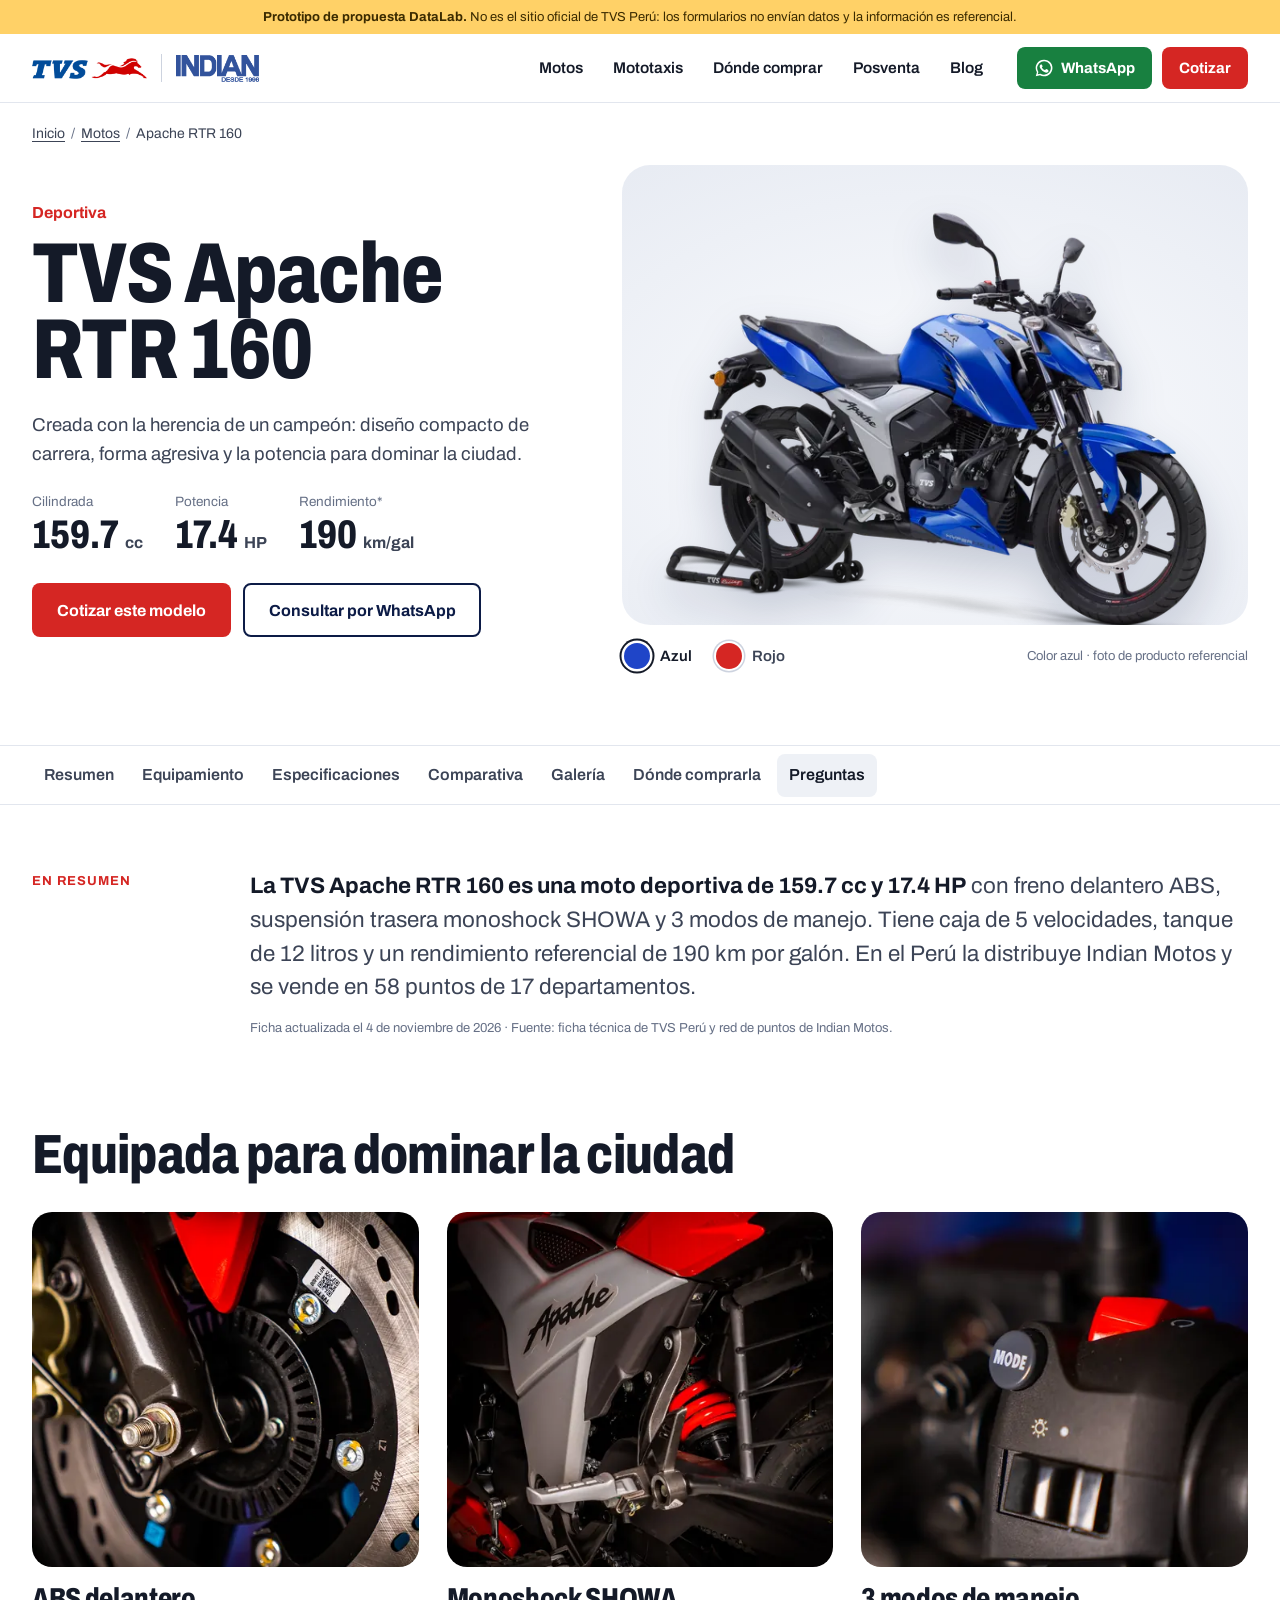
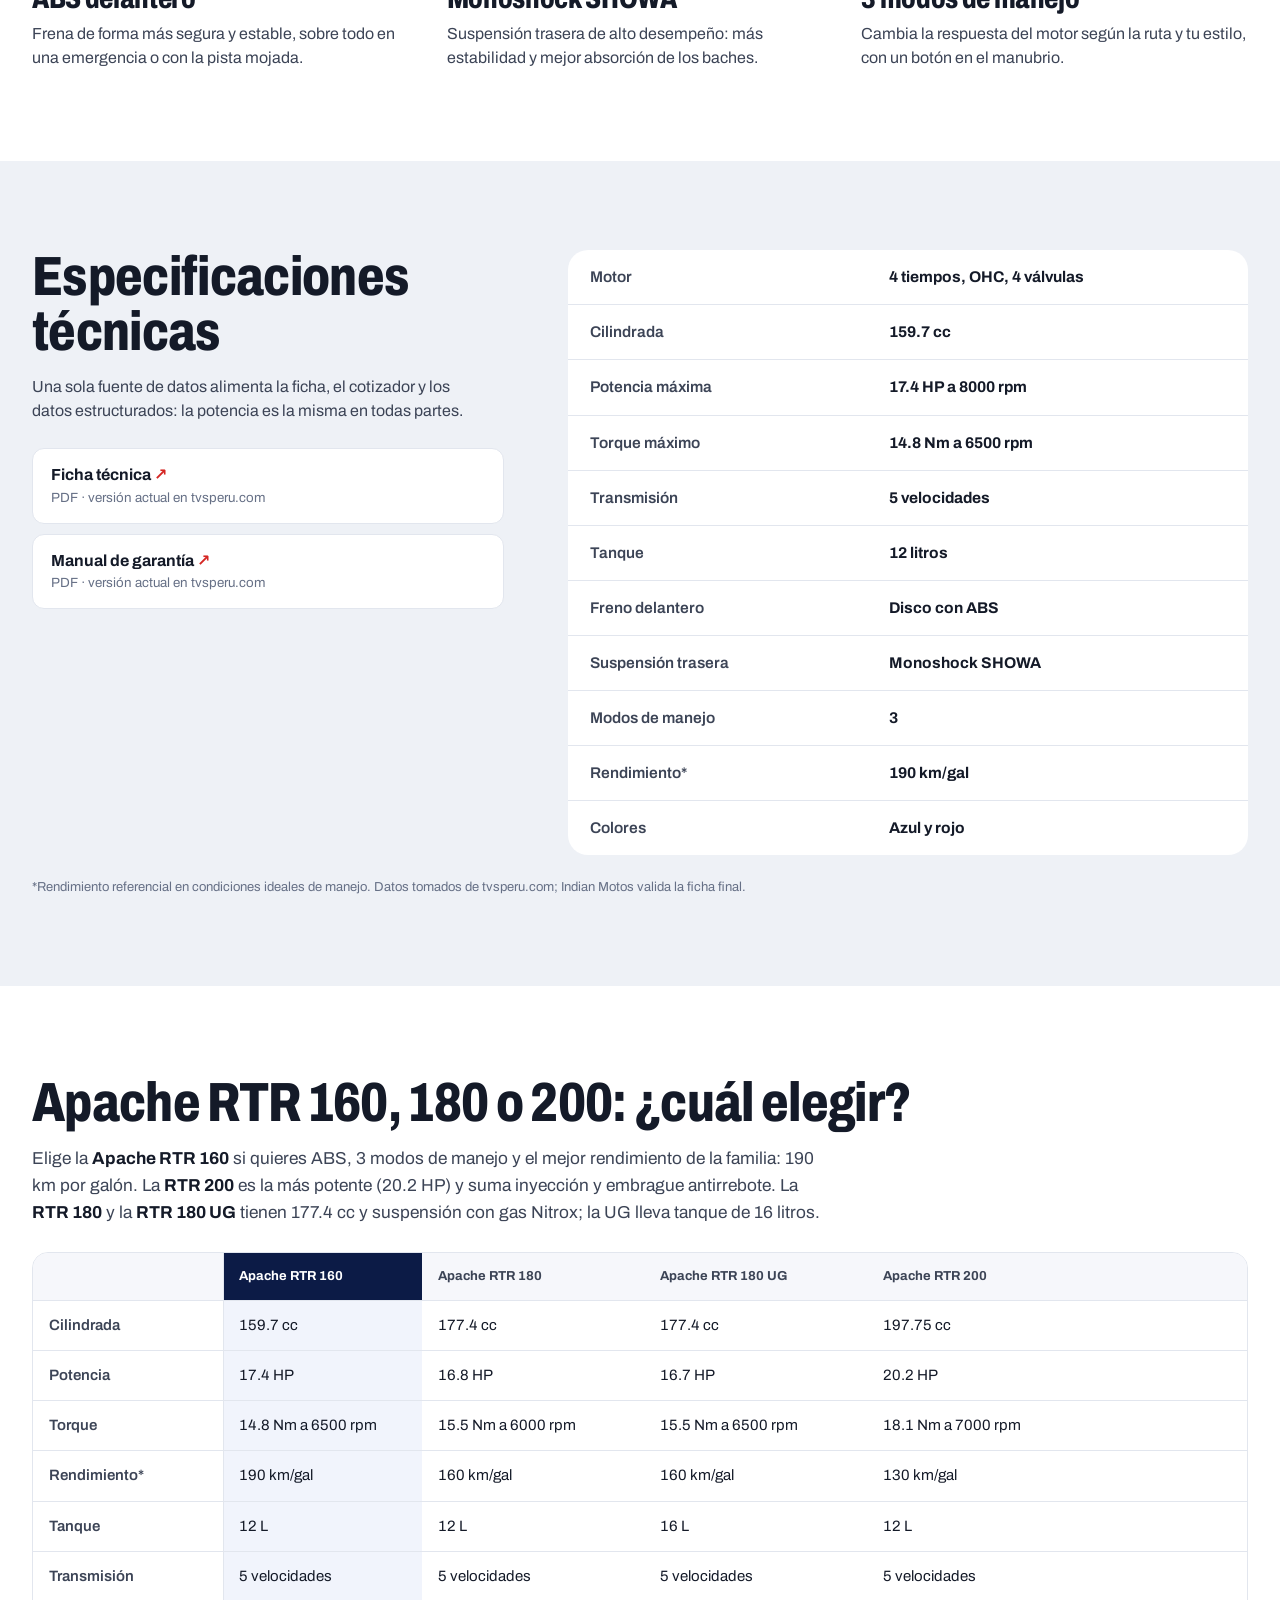
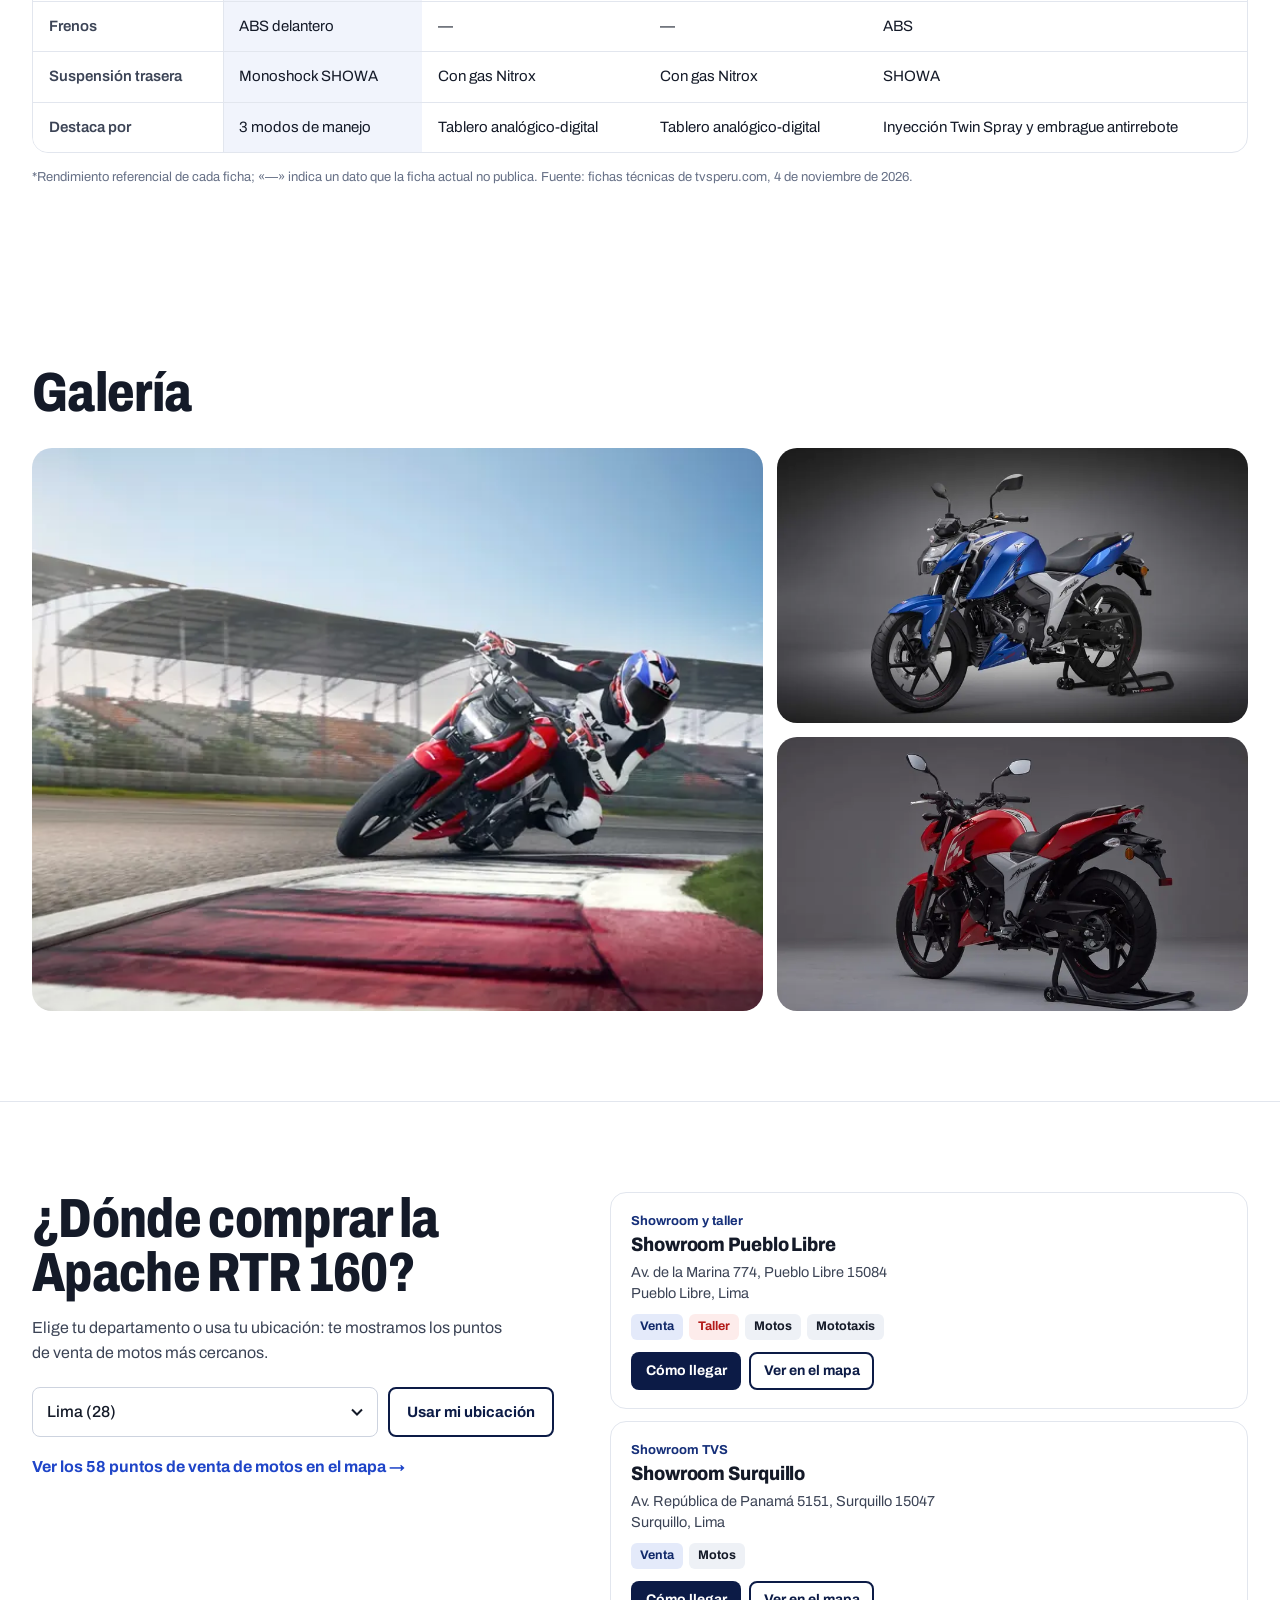
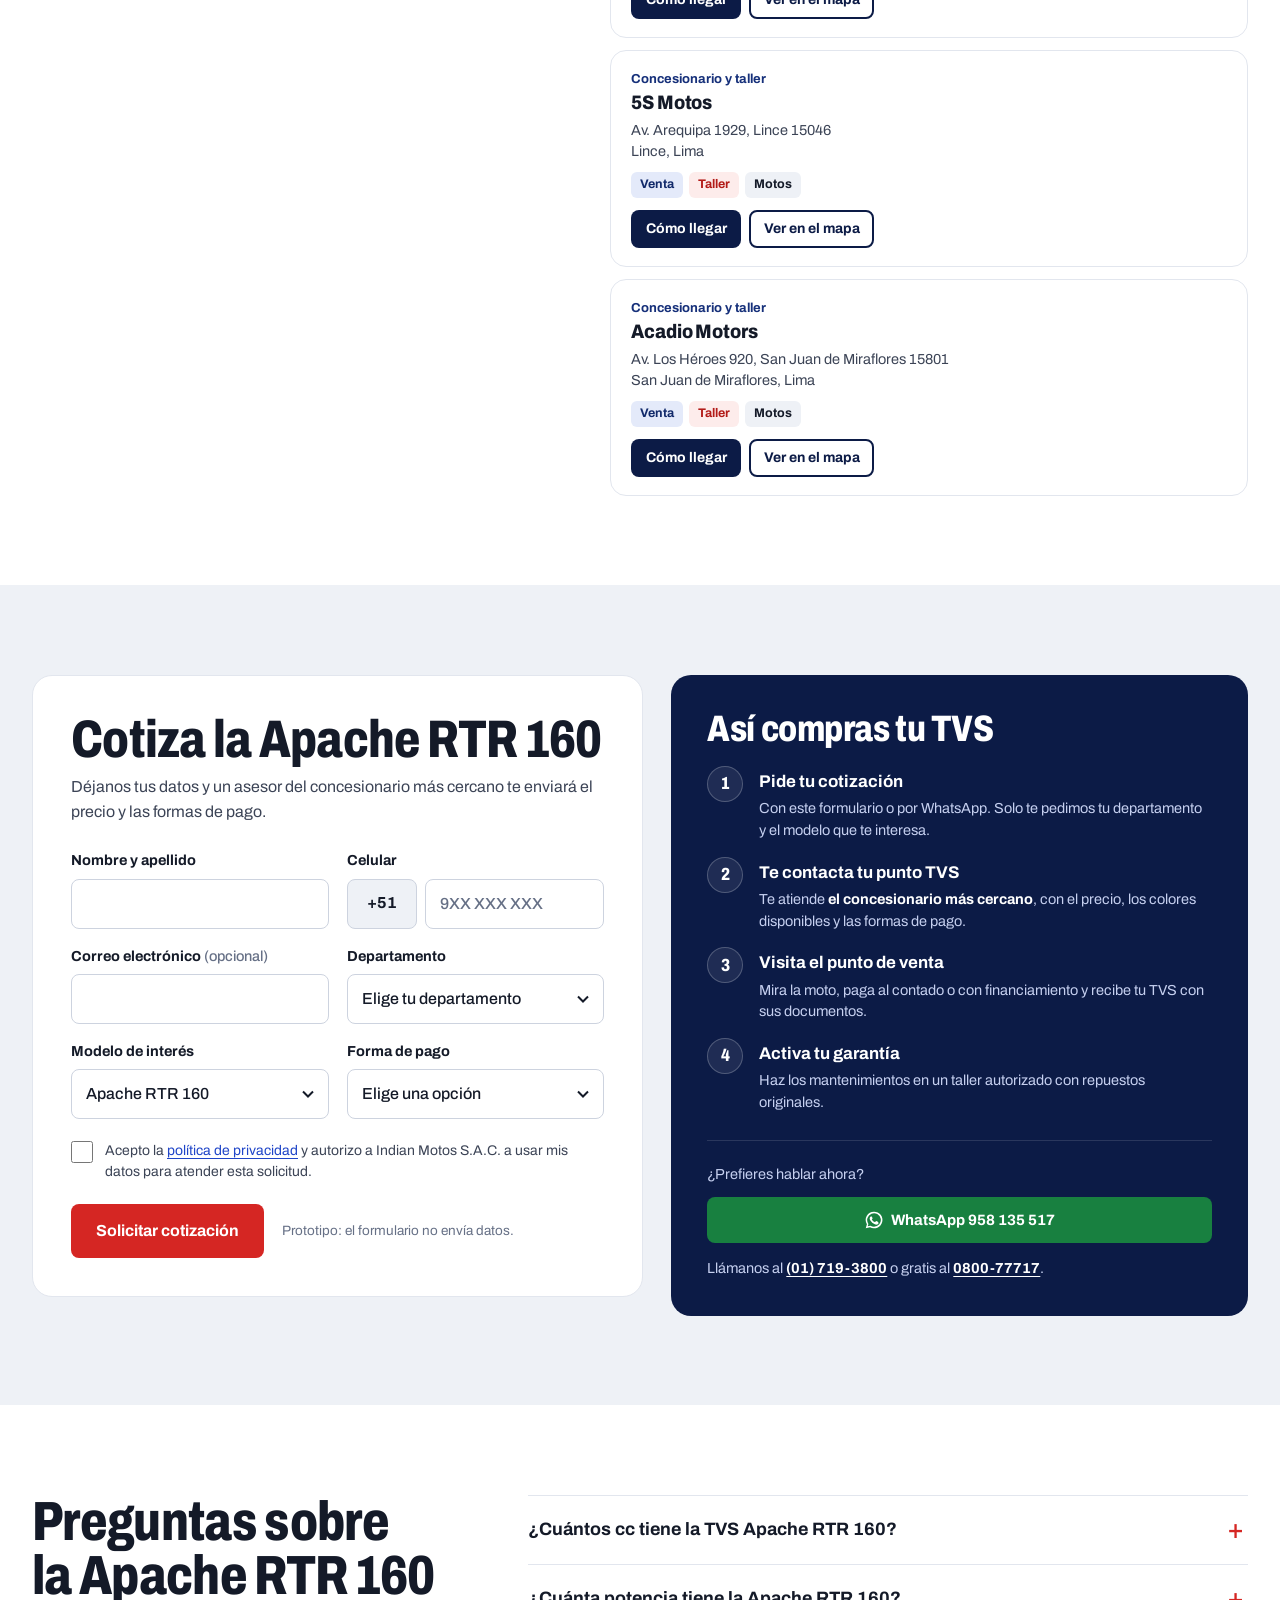
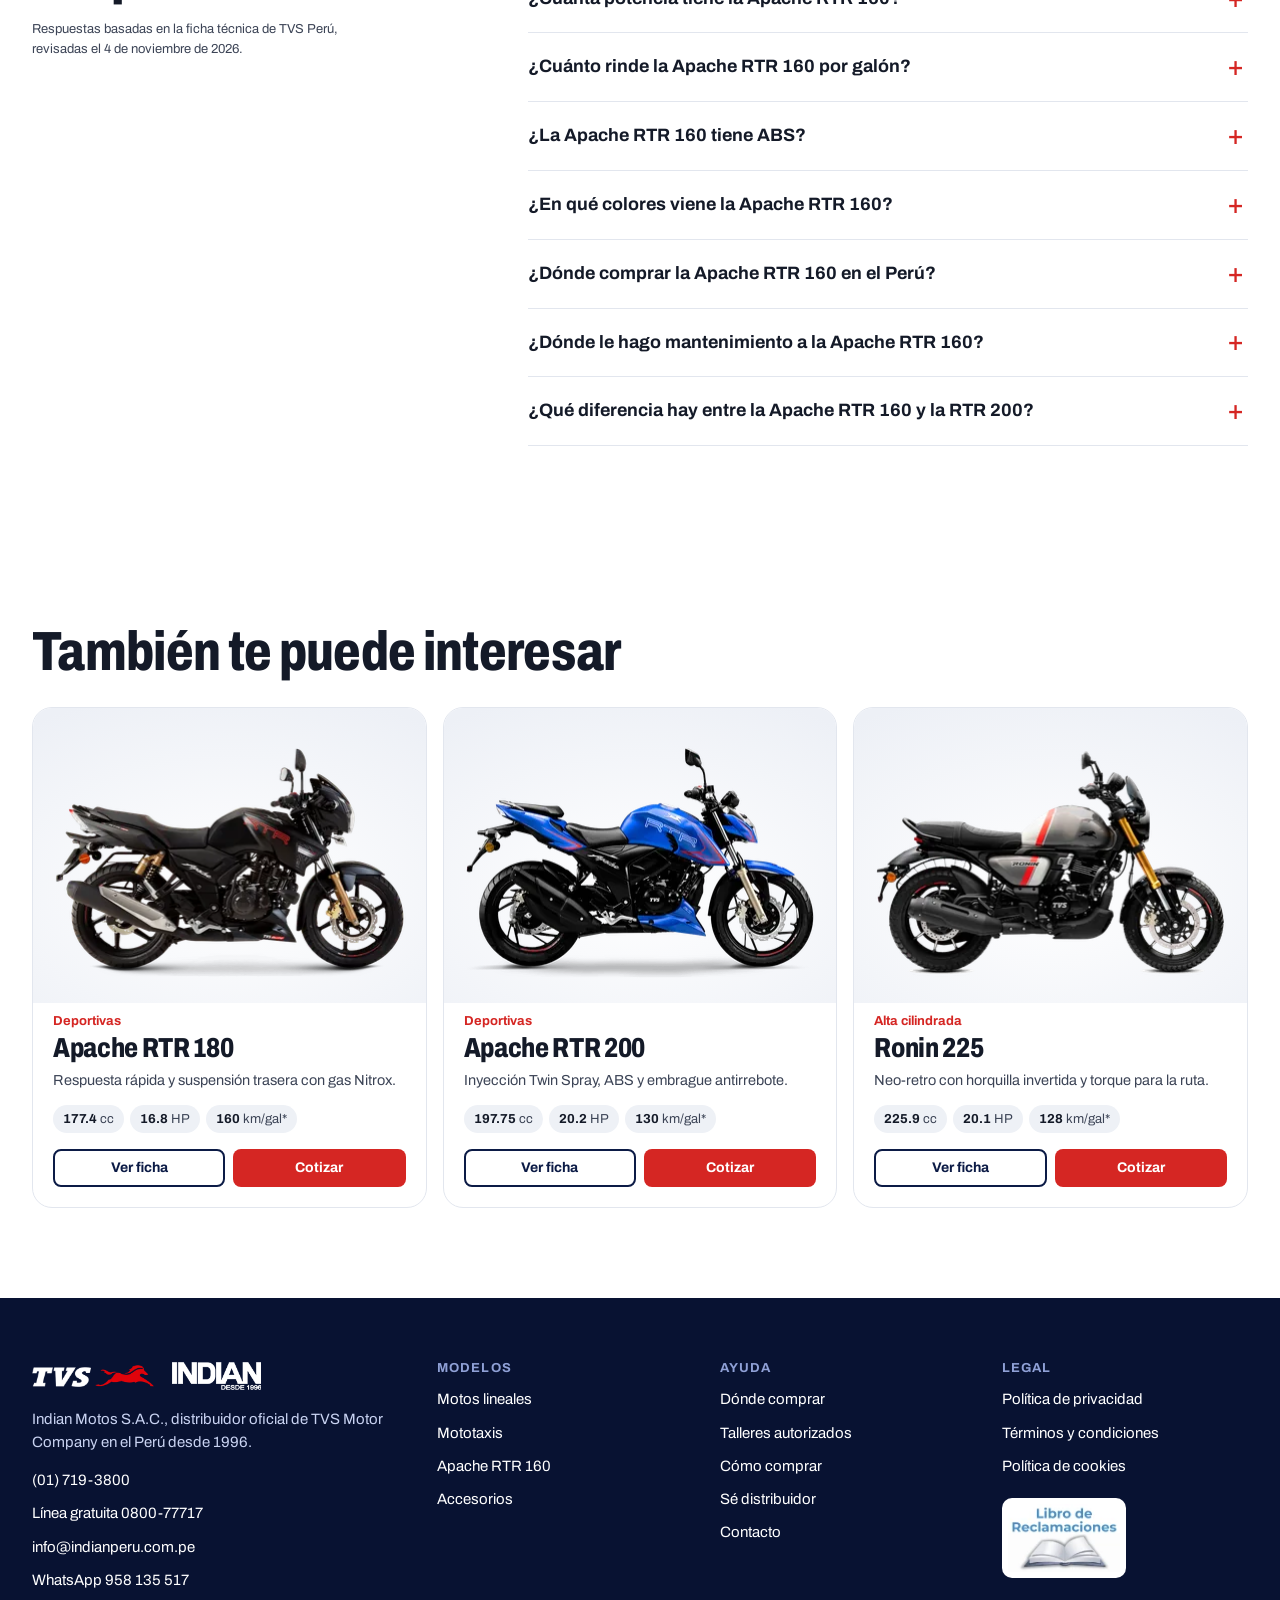
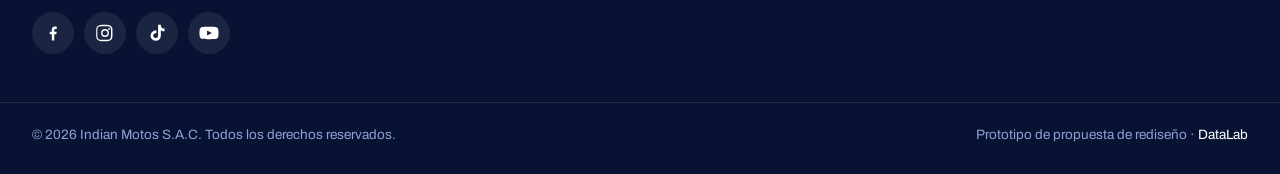
<file: motos/apache-rtr-160/index.html>
<!doctype html>
<html lang="es-PE">
<head>
<meta charset="utf-8">
<meta name="viewport" content="width=device-width, initial-scale=1, viewport-fit=cover">
<title>Apache RTR 160: ficha técnica, colores y dónde comprar | TVS Perú</title>
<meta name="description" content="TVS Apache RTR 160 de 159.7 cc y 17.4 HP, con ABS delantero y monoshock SHOWA. Mira sus colores, especificaciones y dónde comprarla, y cotízala en línea.">
<!-- Propuesta en revisión: noindex para no competir con tvsperu.com. Se retira al publicar. -->
<meta name="robots" content="noindex, nofollow">
<link rel="canonical" href="https://tvsperu.com/motos/apache-rtr-160/">
<meta property="og:type" content="product">
<meta property="og:locale" content="es_PE">
<meta property="og:site_name" content="TVS Perú">
<meta property="og:title" content="Apache RTR 160: ficha técnica, colores y dónde comprar | TVS Perú">
<meta property="og:description" content="TVS Apache RTR 160 de 159.7 cc y 17.4 HP, con ABS delantero y monoshock SHOWA. Mira sus colores, especificaciones y dónde comprarla, y cotízala en línea.">
<meta property="og:url" content="https://wearedatalab.github.io/tvs-peru/motos/apache-rtr-160/">
<meta property="og:image" content="https://wearedatalab.github.io/tvs-peru/assets/img/og-tvs-peru.jpg">
<meta property="og:image:width" content="1200">
<meta property="og:image:height" content="630">
<meta name="twitter:card" content="summary_large_image">
<meta name="theme-color" content="#0c1b46">
<link rel="icon" href="../../assets/marca/favicon.png" type="image/png">
<link rel="apple-touch-icon" href="../../assets/marca/apple-touch-icon.png">
<link rel="preconnect" href="https://fonts.googleapis.com">
<link rel="preconnect" href="https://fonts.gstatic.com" crossorigin>
<link rel="stylesheet" href="https://fonts.googleapis.com/css2?family=Archivo:wdth,wght@62..125,400..900&display=swap">
<link rel="stylesheet" href="../../assets/css/tvs.css?v=05217c63">

<script type="application/ld+json">{"@context":"https://schema.org","@graph":[{"@type":"Product","@id":"https://tvsperu.com/motos/apache-rtr-160/#producto","name":"TVS Apache RTR 160","model":"Apache RTR 160 4V","category":"Motocicleta deportiva","url":"https://tvsperu.com/motos/apache-rtr-160/","image":["https://tvsperu.com/assets/img/ficha/apache-rtr-160-azul-1300.webp","https://tvsperu.com/assets/img/ficha/apache-rtr-160-rojo-1300.webp"],"description":"Moto deportiva de 159.7 cc y 17.4 HP con ABS delantero, monoshock SHOWA y 3 modos de manejo.","brand":{"@type":"Brand","name":"TVS"},"manufacturer":{"@type":"Organization","name":"TVS Motor Company"},"color":["Azul","Rojo"],"additionalProperty":[{"@type":"PropertyValue","name":"Motor","value":"4 tiempos, OHC, 4 válvulas"},{"@type":"PropertyValue","name":"Cilindrada","value":"159.7 cc"},{"@type":"PropertyValue","name":"Potencia máxima","value":"17.4 HP a 8000 rpm"},{"@type":"PropertyValue","name":"Torque máximo","value":"14.8 Nm a 6500 rpm"},{"@type":"PropertyValue","name":"Transmisión","value":"5 velocidades"},{"@type":"PropertyValue","name":"Tanque","value":"12 litros"},{"@type":"PropertyValue","name":"Freno delantero","value":"Disco con ABS"},{"@type":"PropertyValue","name":"Suspensión trasera","value":"Monoshock SHOWA"},{"@type":"PropertyValue","name":"Modos de manejo","value":"3"},{"@type":"PropertyValue","name":"Rendimiento","value":"190 km/gal"}],"seller":{"@id":"https://tvsperu.com/#organizacion"}},{"@type":"BreadcrumbList","itemListElement":[{"@type":"ListItem","position":1,"name":"Inicio","item":"https://tvsperu.com/"},{"@type":"ListItem","position":2,"name":"Motos","item":"https://tvsperu.com/motos/"},{"@type":"ListItem","position":3,"name":"Apache RTR 160","item":"https://tvsperu.com/motos/apache-rtr-160/"}]},{"@type":"FAQPage","mainEntity":[{"@type":"Question","name":"¿Cuántos cc tiene la TVS Apache RTR 160?","acceptedAnswer":{"@type":"Answer","text":"159.7 cc. Su motor es de 4 tiempos, OHC y 4 válvulas, con caja de 5 velocidades."}},{"@type":"Question","name":"¿Cuánta potencia tiene la Apache RTR 160?","acceptedAnswer":{"@type":"Answer","text":"17.4 HP a 8000 rpm y un torque de 14.8 Nm a 6500 rpm, según la ficha técnica de TVS Perú."}},{"@type":"Question","name":"¿Cuánto rinde la Apache RTR 160 por galón?","acceptedAnswer":{"@type":"Answer","text":"Hasta 190 km por galón, como dato referencial de la ficha. El consumo real cambia con el estilo de manejo, la carga, el tráfico y el mantenimiento."}},{"@type":"Question","name":"¿La Apache RTR 160 tiene ABS?","acceptedAnswer":{"@type":"Answer","text":"Sí. Tiene ABS en el freno delantero, que evita que la rueda se bloquee en una frenada fuerte o con la pista mojada."}},{"@type":"Question","name":"¿En qué colores viene la Apache RTR 160?","acceptedAnswer":{"@type":"Answer","text":"En esta ficha se muestra en azul y en rojo. Confirma la disponibilidad de cada color con el concesionario al cotizar."}},{"@type":"Question","name":"¿Dónde comprar la Apache RTR 160 en el Perú?","acceptedAnswer":{"@type":"Answer","text":"En los 58 puntos de venta de motos TVS de 17 departamentos. En «¿Dónde comprarla?» eliges tu departamento o usas tu ubicación para ver los más cercanos."}},{"@type":"Question","name":"¿Dónde le hago mantenimiento a la Apache RTR 160?","acceptedAnswer":{"@type":"Answer","text":"En cualquiera de los 51 talleres autorizados TVS para motos, con repuestos originales que mantienen vigente la garantía."}},{"@type":"Question","name":"¿Qué diferencia hay entre la Apache RTR 160 y la RTR 200?","acceptedAnswer":{"@type":"Answer","text":"La RTR 200 tiene más cilindrada (197.75 cc frente a 159.7 cc) y más potencia (20.2 HP frente a 17.4 HP), con inyección y embrague antirrebote. La RTR 160 rinde más: 190 km por galón frente a 130. Las dos tienen ABS."}}]},{"@type":"WebPage","@id":"https://tvsperu.com/motos/apache-rtr-160/","url":"https://tvsperu.com/motos/apache-rtr-160/","name":"TVS Apache RTR 160","inLanguage":"es-PE","dateModified":"2026-11-04","mainEntity":{"@id":"https://tvsperu.com/motos/apache-rtr-160/#producto"}},{"@type":"Organization","@id":"https://tvsperu.com/#organizacion","name":"Indian Motos S.A.C.","alternateName":"TVS Perú","url":"https://tvsperu.com/","logo":"https://tvsperu.com/assets/marca/tvs-color.webp","description":"Distribuidor oficial de TVS Motor Company en el Perú desde 1996: motos lineales, mototaxis, repuestos originales y talleres autorizados.","brand":{"@type":"Brand","name":"TVS"},"areaServed":{"@type":"Country","name":"Perú"},"foundingDate":"1996","email":"info@indianperu.com.pe","contactPoint":[{"@type":"ContactPoint","telephone":"+51-1-719-3800","contactType":"customer service","areaServed":"PE","availableLanguage":"es"},{"@type":"ContactPoint","telephone":"+51-958-135-517","contactType":"sales","areaServed":"PE","availableLanguage":"es"}],"sameAs":["https://www.facebook.com/tvsmotosperu","https://www.instagram.com/tvsmotosperu/","https://www.tiktok.com/@tvsmotosperu","https://www.youtube.com/channel/UCzelpsOvv7D5RnTkjTRgmxw"]}]}</script>
<script type="speculationrules">{"prefetch":[{"where":{"and":[{"href_matches":"/*"},{"not":{"href_matches":"*#*"}}]},"eagerness":"moderate"}]}</script>
</head>
<body class="p-ficha">
<a class="saltar" href="#contenido">Saltar al contenido</a>
<div class="aviso-prototipo" role="note">
  <p><strong>Prototipo de propuesta DataLab.</strong> <span class="aviso-largo">No es el sitio oficial de TVS Perú: los formularios no envían datos y la información es referencial.</span><span class="aviso-corto">No es el sitio oficial: los formularios no envían datos.</span></p>
</div>
<header class="cabecera" data-cabecera>
  <div class="cabecera-in">
    <a class="marca" href="../../" aria-label="TVS Perú: ir al inicio">
      <img class="marca-tvs" src="../../assets/marca/tvs-color.webp" width="96" height="17" alt="TVS">
      <span class="marca-sep" aria-hidden="true"></span>
      <img class="marca-indian" src="../../assets/marca/indian-color.png" width="75" height="24" alt="Indian Motos, desde 1996">
    </a>
    <nav class="nav" id="nav-principal" aria-label="Principal">
      <ul>
        <li><a href="../../?ver=motos#modelos" data-filtro="motos">Motos</a></li>
        <li><a href="../../?ver=mototaxis#modelos" data-filtro="mototaxis">Mototaxis</a></li>
        <li><a href="../../donde-comprar/">Dónde comprar</a></li>
        <li><a href="#" data-demo="Posventa" data-demo-texto="Garantía, mantenimiento y talleres (página 05 de la arquitectura).">Posventa</a></li>
        <li><a href="#" data-demo="Blog" data-demo-texto="Artículos para ganar las búsquedas de categoría (módulo 5).">Blog</a></li>
      </ul>
      <div class="nav-movil-acciones">
        <a class="btn btn-wa" href="https://wa.me/51958135517?text=Hola%2C%20quiero%20informaci%C3%B3n%20sobre%20las%20motos%20y%20mototaxis%20TVS." target="_blank" rel="noopener"><svg class="icono" viewBox="0 0 24 24" aria-hidden="true"><path fill="currentColor" d="M12 2a9.9 9.9 0 0 0-8.5 15l-1.4 5 5.1-1.3A10 10 0 1 0 12 2zm0 18.2a8.2 8.2 0 0 1-4.2-1.2l-.3-.2-3 .8.8-2.9-.2-.3A8.2 8.2 0 1 1 12 20.2zm4.5-6.1c-.2-.1-1.5-.7-1.7-.8s-.4-.1-.6.1-.7.8-.8 1-.3.2-.5.1a6.7 6.7 0 0 1-3.3-2.9c-.3-.4.2-.4.7-1.3.1-.2 0-.3 0-.4l-.8-1.8c-.2-.5-.4-.4-.6-.4h-.5a1 1 0 0 0-.7.3 3 3 0 0 0-.9 2.2 5.2 5.2 0 0 0 1.1 2.7 11.8 11.8 0 0 0 4.5 4c1.7.7 2.3.8 3.2.6a2.6 2.6 0 0 0 1.7-1.2 2.1 2.1 0 0 0 .1-1.2c0-.1-.2-.2-.5-.3z"/></svg><span>WhatsApp</span></a>
        <a class="btn btn-rojo" href="#cotizar">Cotizar</a>
      </div>
    </nav>
    <div class="cabecera-acciones">
      <a class="btn btn-wa" href="https://wa.me/51958135517?text=Hola%2C%20quiero%20informaci%C3%B3n%20sobre%20las%20motos%20y%20mototaxis%20TVS." target="_blank" rel="noopener"><svg class="icono" viewBox="0 0 24 24" aria-hidden="true"><path fill="currentColor" d="M12 2a9.9 9.9 0 0 0-8.5 15l-1.4 5 5.1-1.3A10 10 0 1 0 12 2zm0 18.2a8.2 8.2 0 0 1-4.2-1.2l-.3-.2-3 .8.8-2.9-.2-.3A8.2 8.2 0 1 1 12 20.2zm4.5-6.1c-.2-.1-1.5-.7-1.7-.8s-.4-.1-.6.1-.7.8-.8 1-.3.2-.5.1a6.7 6.7 0 0 1-3.3-2.9c-.3-.4.2-.4.7-1.3.1-.2 0-.3 0-.4l-.8-1.8c-.2-.5-.4-.4-.6-.4h-.5a1 1 0 0 0-.7.3 3 3 0 0 0-.9 2.2 5.2 5.2 0 0 0 1.1 2.7 11.8 11.8 0 0 0 4.5 4c1.7.7 2.3.8 3.2.6a2.6 2.6 0 0 0 1.7-1.2 2.1 2.1 0 0 0 .1-1.2c0-.1-.2-.2-.5-.3z"/></svg><span>WhatsApp</span></a>
      <a class="btn btn-rojo" href="#cotizar">Cotizar</a>
      <button class="nav-boton" type="button" aria-expanded="false" aria-controls="nav-principal" aria-label="Abrir menú">
        <span></span><span></span><span></span>
      </button>
    </div>
  </div>
</header>

<main id="contenido">
<nav class="migas contenedor" aria-label="Ruta de navegación">
  <ol>
    <li><a href="../../">Inicio</a></li>
    <li><a href="../../?ver=motos#modelos">Motos</a></li>
    <li aria-current="page">Apache RTR 160</li>
  </ol>
</nav>

<section class="ficha-heroe contenedor" aria-labelledby="ficha-titulo">
  <div class="ficha-texto">
    <p class="ficha-cat">Deportiva</p>
    <h1 id="ficha-titulo">TVS Apache RTR 160</h1>
    <p class="ficha-lead">Creada con la herencia de un campeón: diseño compacto de carrera, forma agresiva y la potencia para dominar la ciudad.</p>
    <dl class="ficha-datos">
      <div><dt>Cilindrada</dt><dd>159.7 <small>cc</small></dd></div>
      <div><dt>Potencia</dt><dd>17.4 <small>HP</small></dd></div>
      <div><dt>Rendimiento*</dt><dd>190 <small>km/gal</small></dd></div>
    </dl>
    <div class="ficha-cta">
      <a class="btn btn-rojo btn-lg" href="#cotizar">Cotizar este modelo</a>
      <a class="btn btn-borde btn-lg" href="https://wa.me/51958135517?text=Hola%2C%20quiero%20informaci%C3%B3n%20de%20la%20TVS%20Apache%20RTR%20160." target="_blank" rel="noopener">Consultar por WhatsApp</a>
    </div>
  </div>
  <figure class="ficha-foto">
    <div class="ficha-foto-marco">
      <img src="../../assets/img/ficha/apache-rtr-160-azul-900.webp" srcset="../../assets/img/ficha/apache-rtr-160-azul-600.webp 600w, ../../assets/img/ficha/apache-rtr-160-azul-900.webp 900w, ../../assets/img/ficha/apache-rtr-160-azul-1300.webp 1300w" sizes="(min-width: 1000px) 46vw, 92vw" width="1300" height="1018" alt="TVS Apache RTR 160 azul" fetchpriority="high" decoding="async" data-color-img="azul">
      <img src="../../assets/img/ficha/apache-rtr-160-rojo-900.webp" srcset="../../assets/img/ficha/apache-rtr-160-rojo-600.webp 600w, ../../assets/img/ficha/apache-rtr-160-rojo-900.webp 900w, ../../assets/img/ficha/apache-rtr-160-rojo-1300.webp 1300w" sizes="(min-width: 1000px) 46vw, 92vw" width="1300" height="843" alt="TVS Apache RTR 160 roja" loading="lazy" decoding="async" data-color-img="rojo" hidden>
    </div>
    <div class="ficha-foto-pie">
      <div class="colores" role="radiogroup" aria-label="Color">
        <button type="button" role="radio" aria-checked="true" data-color="azul" style="--muestra:#1f45c8">Azul</button>
        <button type="button" role="radio" aria-checked="false" data-color="rojo" style="--muestra:#d52623">Rojo</button>
      </div>
      <figcaption>Color <span data-color-nombre>azul</span> · foto de producto referencial</figcaption>
    </div>
  </figure>
</section>

<nav class="subnav" aria-label="Secciones de la ficha">
  <div class="contenedor subnav-in">
    <a href="#resumen">Resumen</a>
    <a href="#equipamiento">Equipamiento</a>
    <a href="#especificaciones">Especificaciones</a>
    <a href="#comparativa">Comparativa</a>
    <a href="#galeria">Galería</a>
    <a href="#donde-comprarla">Dónde comprarla</a>
    <a href="#preguntas">Preguntas</a>
    <a class="btn btn-rojo btn-sm" href="#cotizar">Cotizar</a>
  </div>
</nav>

<section class="resumen" id="resumen" aria-labelledby="resumen-titulo">
  <div class="contenedor resumen-in">
    <h2 id="resumen-titulo" class="resumen-etiqueta">En resumen</h2>
    <div>
      <p class="resumen-texto"><strong>La TVS Apache RTR 160 es una moto deportiva de 159.7 cc y 17.4 HP</strong> con freno delantero ABS, suspensión trasera monoshock SHOWA y 3 modos de manejo. Tiene caja de 5 velocidades, tanque de 12 litros y un rendimiento referencial de 190 km por galón. En el Perú la distribuye Indian Motos y se vende en 58 puntos de 17 departamentos.</p>
      <p class="actualizado">Ficha actualizada el 4 de noviembre de 2026 · Fuente: ficha técnica de TVS Perú y red de puntos de Indian Motos.</p>
    </div>
  </div>
</section>

<section class="equipamiento" id="equipamiento" aria-labelledby="equipamiento-titulo">
  <div class="contenedor">
    <h2 id="equipamiento-titulo" class="titulo-seccion">Equipada para dominar la ciudad</h2>
    <div class="equipos">
      <article class="equipo">
        <img src="../../assets/img/ficha/abs-delantero-820.webp" srcset="../../assets/img/ficha/abs-delantero-480.webp 480w, ../../assets/img/ficha/abs-delantero-820.webp 820w" sizes="(min-width: 900px) 30vw, 92vw" width="820" height="807" alt="Disco delantero con sensor ABS de la Apache RTR 160" loading="lazy" decoding="async">
        <h3>ABS delantero</h3>
        <p>Frena de forma más segura y estable, sobre todo en una emergencia o con la pista mojada.</p>
      </article>
      <article class="equipo">
        <img src="../../assets/img/ficha/monoshock-showa-820.webp" srcset="../../assets/img/ficha/monoshock-showa-480.webp 480w, ../../assets/img/ficha/monoshock-showa-820.webp 820w" sizes="(min-width: 900px) 30vw, 92vw" width="820" height="807" alt="Monoshock SHOWA de la Apache RTR 160" loading="lazy" decoding="async">
        <h3>Monoshock SHOWA</h3>
        <p>Suspensión trasera de alto desempeño: más estabilidad y mejor absorción de los baches.</p>
      </article>
      <article class="equipo">
        <img src="../../assets/img/ficha/modos-de-manejo-820.webp" srcset="../../assets/img/ficha/modos-de-manejo-480.webp 480w, ../../assets/img/ficha/modos-de-manejo-820.webp 820w" sizes="(min-width: 900px) 30vw, 92vw" width="820" height="807" alt="Botón de modos de manejo en el manubrio" loading="lazy" decoding="async">
        <h3>3 modos de manejo</h3>
        <p>Cambia la respuesta del motor según la ruta y tu estilo, con un botón en el manubrio.</p>
      </article>
    </div>
  </div>
</section>

<section class="specs" id="especificaciones" aria-labelledby="specs-titulo">
  <div class="contenedor specs-grid">
    <div>
      <h2 id="specs-titulo" class="titulo-seccion">Especificaciones técnicas</h2>
      <p>Una sola fuente de datos alimenta la ficha, el cotizador y los datos estructurados: la potencia es la misma en todas partes.</p>
      <ul class="documentos">
        <li><a href="https://drive.google.com/file/d/1oijSSfLVfhQ58eh2xJe_bQndwB4s4oBG/view" target="_blank" rel="noopener"><span>Ficha técnica</span><small>PDF · versión actual en tvsperu.com</small></a></li>
        <li><a href="https://tvsperu.com/wp-content/uploads/2025/11/APACHE_RTR160_36-MESES-GARANTIA.pdf" target="_blank" rel="noopener"><span>Manual de garantía</span><small>PDF · versión actual en tvsperu.com</small></a></li>
      </ul>
    </div>
    <table class="tabla-specs">
      <caption class="sr-only">Especificaciones de la TVS Apache RTR 160</caption>
      <tbody>
        <tr><th scope="row">Motor</th><td>4 tiempos, OHC, 4 válvulas</td></tr>
        <tr><th scope="row">Cilindrada</th><td>159.7 cc</td></tr>
        <tr><th scope="row">Potencia máxima</th><td>17.4 HP a 8000 rpm</td></tr>
        <tr><th scope="row">Torque máximo</th><td>14.8 Nm a 6500 rpm</td></tr>
        <tr><th scope="row">Transmisión</th><td>5 velocidades</td></tr>
        <tr><th scope="row">Tanque</th><td>12 litros</td></tr>
        <tr><th scope="row">Freno delantero</th><td>Disco con ABS</td></tr>
        <tr><th scope="row">Suspensión trasera</th><td>Monoshock SHOWA</td></tr>
        <tr><th scope="row">Modos de manejo</th><td>3</td></tr>
        <tr><th scope="row">Rendimiento*</th><td>190 km/gal</td></tr>
        <tr><th scope="row">Colores</th><td>Azul y rojo</td></tr>
      </tbody>
    </table>
  </div>
  <p class="contenedor nota-pie">*Rendimiento referencial en condiciones ideales de manejo. Datos tomados de tvsperu.com; Indian Motos valida la ficha final.</p>
</section>

<section class="comparativa" id="comparativa" aria-labelledby="comparativa-titulo">
  <div class="contenedor">
    <h2 id="comparativa-titulo" class="titulo-seccion">Apache RTR 160, 180 o 200: ¿cuál elegir?</h2>
    <p class="respuesta">Elige la <strong>Apache RTR 160</strong> si quieres ABS, 3 modos de manejo y el mejor rendimiento de la familia: 190 km por galón. La <strong>RTR 200</strong> es la más potente (20.2 HP) y suma inyección y embrague antirrebote. La <strong>RTR 180</strong> y la <strong>RTR 180 UG</strong> tienen 177.4 cc y suspensión con gas Nitrox; la UG lleva tanque de 16 litros.</p>
    <div class="tabla-desliza" role="region" aria-labelledby="comparativa-titulo" tabindex="0">
      <table class="tabla tabla-apache">
        <thead><tr><td></td><th scope="col" class="actual">Apache RTR 160</th><th scope="col">Apache RTR 180</th><th scope="col">Apache RTR 180 UG</th><th scope="col">Apache RTR 200</th></tr></thead>
        <tbody>
          <tr><th scope="row">Cilindrada</th><td class="actual">159.7 cc</td><td>177.4 cc</td><td>177.4 cc</td><td>197.75 cc</td></tr>
          <tr><th scope="row">Potencia</th><td class="actual">17.4 HP</td><td>16.8 HP</td><td>16.7 HP</td><td>20.2 HP</td></tr>
          <tr><th scope="row">Torque</th><td class="actual">14.8 Nm a 6500 rpm</td><td>15.5 Nm a 6000 rpm</td><td>15.5 Nm a 6500 rpm</td><td>18.1 Nm a 7000 rpm</td></tr>
          <tr><th scope="row">Rendimiento*</th><td class="actual">190 km/gal</td><td>160 km/gal</td><td>160 km/gal</td><td>130 km/gal</td></tr>
          <tr><th scope="row">Tanque</th><td class="actual">12 L</td><td>12 L</td><td>16 L</td><td>12 L</td></tr>
          <tr><th scope="row">Transmisión</th><td class="actual">5 velocidades</td><td>5 velocidades</td><td>5 velocidades</td><td>5 velocidades</td></tr>
          <tr><th scope="row">Frenos</th><td class="actual">ABS delantero</td><td>—</td><td>—</td><td>ABS</td></tr>
          <tr><th scope="row">Suspensión trasera</th><td class="actual">Monoshock SHOWA</td><td>Con gas Nitrox</td><td>Con gas Nitrox</td><td>SHOWA</td></tr>
          <tr><th scope="row">Destaca por</th><td class="actual">3 modos de manejo</td><td>Tablero analógico-digital</td><td>Tablero analógico-digital</td><td>Inyección Twin Spray y embrague antirrebote</td></tr>
        </tbody>
      </table>
    </div>
    <p class="actualizado">*Rendimiento referencial de cada ficha; «—» indica un dato que la ficha actual no publica. Fuente: fichas técnicas de tvsperu.com, 4 de noviembre de 2026.</p>
  </div>
</section>

<section class="galeria" id="galeria" aria-labelledby="galeria-titulo">
  <div class="contenedor">
    <h2 id="galeria-titulo" class="titulo-seccion">Galería</h2>
    <ul class="galeria-grid">
      <li class="ancha"><button type="button" class="galeria-item" data-grande="../../assets/img/galeria/rtr160-pista-1400.webp" aria-label="Ampliar: TVS Apache RTR 160 roja tomando una curva en la pista"><img src="../../assets/img/galeria/rtr160-pista-1400.webp" srcset="../../assets/img/galeria/rtr160-pista-800.webp 800w, ../../assets/img/galeria/rtr160-pista-1400.webp 1400w" sizes="(min-width: 1000px) 60vw, 100vw" width="1400" height="934" alt="TVS Apache RTR 160 roja tomando una curva en la pista" loading="lazy" decoding="async"></button></li>
      <li class=""><button type="button" class="galeria-item" data-grande="../../assets/img/galeria/rtr160-azul-1400.webp" aria-label="Ampliar: TVS Apache RTR 160 azul en estudio"><img src="../../assets/img/galeria/rtr160-azul-1400.webp" srcset="../../assets/img/galeria/rtr160-azul-800.webp 800w, ../../assets/img/galeria/rtr160-azul-1400.webp 1400w" sizes="(min-width: 1000px) 30vw, 100vw" width="1400" height="900" alt="TVS Apache RTR 160 azul en estudio" loading="lazy" decoding="async"></button></li>
      <li class=""><button type="button" class="galeria-item" data-grande="../../assets/img/galeria/rtr160-rojo-1200.webp" aria-label="Ampliar: TVS Apache RTR 160 roja en estudio, vista posterior"><img src="../../assets/img/galeria/rtr160-rojo-1200.webp" srcset="../../assets/img/galeria/rtr160-rojo-800.webp 800w, ../../assets/img/galeria/rtr160-rojo-1200.webp 1200w" sizes="(min-width: 1000px) 30vw, 100vw" width="1200" height="801" alt="TVS Apache RTR 160 roja en estudio, vista posterior" loading="lazy" decoding="async"></button></li>
    </ul>
  </div>
  <dialog class="visor" aria-label="Foto ampliada">
    <form method="dialog"><button class="visor-cerrar" aria-label="Cerrar">×</button></form>
  </dialog>
</section>

<section class="donde" id="donde-comprarla" aria-labelledby="donde-titulo">
  <div class="contenedor donde-grid">
    <div class="donde-texto">
      <h2 id="donde-titulo" class="titulo-seccion">¿Dónde comprar la Apache RTR 160?</h2>
      <p>Elige tu departamento o usa tu ubicación: te mostramos los puntos de venta de motos más cercanos.</p>
      <div class="donde-controles">
        <label class="sr-only" for="donde-dep">Departamento</label>
        <select id="donde-dep">
            <option value="Áncash">Áncash (2)</option>
            <option value="Arequipa">Arequipa (2)</option>
            <option value="Ayacucho">Ayacucho (1)</option>
            <option value="Cajamarca">Cajamarca (2)</option>
            <option value="Callao">Callao (1)</option>
            <option value="Cusco">Cusco (1)</option>
            <option value="Huánuco">Huánuco (1)</option>
            <option value="Ica">Ica (3)</option>
            <option value="Junín">Junín (4)</option>
            <option value="La Libertad">La Libertad (2)</option>
            <option value="Lambayeque">Lambayeque (3)</option>
            <option value="Lima" selected>Lima (28)</option>
            <option value="Madre de Dios">Madre de Dios (3)</option>
            <option value="Pasco">Pasco (1)</option>
            <option value="Puno">Puno (1)</option>
            <option value="San Martín">San Martín (2)</option>
            <option value="Tacna">Tacna (1)</option>
        </select>
        <button class="btn btn-borde" type="button" data-cerca-ficha>Usar mi ubicación</button>
      </div>
      <a class="enlace-flecha" href="../../donde-comprar/?servicio=venta&amp;linea=motos">Ver los 58 puntos de venta de motos en el mapa</a>
    </div>
    <ol class="donde-lista" data-donde-lista aria-live="polite"></ol>
  </div>
</section>

<section class="cotizar" id="cotizar" aria-labelledby="cotizar-titulo">
  <div class="contenedor cotizar-grid">
    <form class="form-cotizar" id="form-cotizar" novalidate data-origen="Sitio web: ficha Apache RTR 160" data-modelo="Apache RTR 160">
      <div class="form-cabeza">
        <h2 id="cotizar-titulo">Cotiza la Apache RTR 160</h2>
        <p>Déjanos tus datos y un asesor del concesionario más cercano te enviará el precio y las formas de pago.</p>
      </div>
      <div class="campos">
        <div class="campo">
          <label for="f-nombre">Nombre y apellido</label>
          <input id="f-nombre" name="nombre" type="text" autocomplete="name" required aria-describedby="f-nombre-error">
          <p class="campo-error" id="f-nombre-error">Escribe tu nombre y apellido.</p>
        </div>
        <div class="campo">
          <label for="f-celular">Celular</label>
          <div class="tel">
            <span class="tel-prefijo">+51</span>
            <input id="f-celular" name="celular" type="tel" inputmode="numeric" autocomplete="tel-national" placeholder="9XX XXX XXX" maxlength="11" required aria-describedby="f-celular-error">
          </div>
          <p class="campo-error" id="f-celular-error">Escribe un celular de 9 dígitos que empiece en 9.</p>
        </div>
        <div class="campo">
          <label for="f-correo">Correo electrónico <span class="opcional">(opcional)</span></label>
          <input id="f-correo" name="correo" type="email" autocomplete="email" aria-describedby="f-correo-error">
          <p class="campo-error" id="f-correo-error">Revisa el correo: falta algo.</p>
        </div>
        <div class="campo">
          <label for="f-dep">Departamento</label>
          <select id="f-dep" name="departamento" required aria-describedby="f-dep-error">
            <option value="">Elige tu departamento</option>
            <option>Amazonas</option>
            <option>Áncash</option>
            <option>Apurímac</option>
            <option>Arequipa</option>
            <option>Ayacucho</option>
            <option>Cajamarca</option>
            <option>Callao</option>
            <option>Cusco</option>
            <option>Huancavelica</option>
            <option>Huánuco</option>
            <option>Ica</option>
            <option>Junín</option>
            <option>La Libertad</option>
            <option>Lambayeque</option>
            <option>Lima</option>
            <option>Loreto</option>
            <option>Madre de Dios</option>
            <option>Moquegua</option>
            <option>Pasco</option>
            <option>Piura</option>
            <option>Puno</option>
            <option>San Martín</option>
            <option>Tacna</option>
            <option>Tumbes</option>
            <option>Ucayali</option>
          </select>
          <p class="campo-error" id="f-dep-error">Elige tu departamento.</p>
        </div>
        <div class="campo">
          <label for="f-modelo">Modelo de interés</label>
          <select id="f-modelo" name="modelo" required aria-describedby="f-modelo-error">
            <option value="">Elige un modelo</option>
            <optgroup label="Motos"><option>Sport 100</option><option>Stryker 125</option><option>Raider 125</option><option>Raider FI 125</option><option>Ntorq 125</option><option selected>Apache RTR 160</option><option>Apache RTR 180</option><option>Apache RTR 180 UG</option><option>Apache RTR 200</option><option>Ronin 225</option><option>Apache RTR 310</option><option>Apache RR 310</option></optgroup>
            <optgroup label="Mototaxis"><option>King Deluxe Plus</option><option>King Duramax Plus XL</option></optgroup>
          </select>
          <p class="campo-error" id="f-modelo-error">Elige el modelo que te interesa.</p>
        </div>
        <div class="campo">
          <label for="f-pago">Forma de pago</label>
          <select id="f-pago" name="pago" required aria-describedby="f-pago-error">
            <option value="">Elige una opción</option>
            <option>Contado</option>
            <option>Financiamiento</option>
            <option>Aún no lo decido</option>
          </select>
          <p class="campo-error" id="f-pago-error">Elige una forma de pago.</p>
        </div>
      </div>
      <label class="check">
        <input type="checkbox" id="f-acepto" name="acepto" required aria-describedby="f-acepto-error">
        <span>Acepto la <a href="#" data-demo="Política de privacidad" data-demo-texto="Política al día según la Ley 29733, a nombre de Indian Motos S.A.C.">política de privacidad</a> y autorizo a Indian Motos S.A.C. a usar mis datos para atender esta solicitud.</span>
      </label>
      <p class="campo-error" id="f-acepto-error">Necesitamos tu autorización para contactarte.</p>
      <div class="form-pie">
        <button class="btn btn-rojo btn-lg" type="submit">Solicitar cotización</button>
        <p class="nota">Prototipo: el formulario no envía datos.</p>
      </div>
      <div class="form-ok" role="status" tabindex="-1" hidden>
        <p class="form-ok-titulo">¡Listo, <span data-ok-nombre></span>!</p>
        <p>Un asesor de <strong data-ok-tienda></strong> te escribirá por WhatsApp o te llamará para enviarte tu cotización.</p>
        <button class="btn btn-borde" type="button" data-reiniciar>Hacer otra cotización</button>
      </div>
    </form>
    <aside class="compra" aria-labelledby="compra-titulo">
      <h3 id="compra-titulo">Así compras tu TVS</h3>
      <ol class="compra-pasos">
        <li><strong>Pide tu cotización</strong><span>Con este formulario o por WhatsApp. Solo te pedimos tu departamento y el modelo que te interesa.</span></li>
        <li><strong>Te contacta tu punto TVS</strong><span>Te atiende <b data-sugerido>el concesionario más cercano</b>, con el precio, los colores disponibles y las formas de pago.</span></li>
        <li><strong>Visita el punto de venta</strong><span>Mira la moto, paga al contado o con financiamiento y recibe tu TVS con sus documentos.</span></li>
        <li><strong>Activa tu garantía</strong><span>Haz los mantenimientos en un taller autorizado con repuestos originales.</span></li>
      </ol>
      <div class="compra-canales">
        <p>¿Prefieres hablar ahora?</p>
        <a class="btn btn-wa" href="https://wa.me/51958135517?text=Hola%2C%20quiero%20cotizar%20la%20TVS%20Apache%20RTR%20160." target="_blank" rel="noopener"><svg class="icono" viewBox="0 0 24 24" aria-hidden="true"><path fill="currentColor" d="M12 2a9.9 9.9 0 0 0-8.5 15l-1.4 5 5.1-1.3A10 10 0 1 0 12 2zm0 18.2a8.2 8.2 0 0 1-4.2-1.2l-.3-.2-3 .8.8-2.9-.2-.3A8.2 8.2 0 1 1 12 20.2zm4.5-6.1c-.2-.1-1.5-.7-1.7-.8s-.4-.1-.6.1-.7.8-.8 1-.3.2-.5.1a6.7 6.7 0 0 1-3.3-2.9c-.3-.4.2-.4.7-1.3.1-.2 0-.3 0-.4l-.8-1.8c-.2-.5-.4-.4-.6-.4h-.5a1 1 0 0 0-.7.3 3 3 0 0 0-.9 2.2 5.2 5.2 0 0 0 1.1 2.7 11.8 11.8 0 0 0 4.5 4c1.7.7 2.3.8 3.2.6a2.6 2.6 0 0 0 1.7-1.2 2.1 2.1 0 0 0 .1-1.2c0-.1-.2-.2-.5-.3z"/></svg><span>WhatsApp 958 135 517</span></a>
        <p class="compra-tel">Llámanos al <a href="tel:+5117193800">(01) 719-3800</a> o gratis al <a href="tel:080077717">0800-77717</a>.</p>
      </div>
    </aside>
  </div>
</section>


<div class="barra-compra" data-barra-compra>
  <a class="btn btn-rojo" href="#cotizar">Cotizar este modelo</a>
  <a class="btn btn-wa" href="https://wa.me/51958135517?text=Hola%2C%20quiero%20informaci%C3%B3n%20de%20la%20TVS%20Apache%20RTR%20160." target="_blank" rel="noopener" aria-label="Consultar por WhatsApp"><svg class="icono" viewBox="0 0 24 24" aria-hidden="true"><path fill="currentColor" d="M12 2a9.9 9.9 0 0 0-8.5 15l-1.4 5 5.1-1.3A10 10 0 1 0 12 2zm0 18.2a8.2 8.2 0 0 1-4.2-1.2l-.3-.2-3 .8.8-2.9-.2-.3A8.2 8.2 0 1 1 12 20.2zm4.5-6.1c-.2-.1-1.5-.7-1.7-.8s-.4-.1-.6.1-.7.8-.8 1-.3.2-.5.1a6.7 6.7 0 0 1-3.3-2.9c-.3-.4.2-.4.7-1.3.1-.2 0-.3 0-.4l-.8-1.8c-.2-.5-.4-.4-.6-.4h-.5a1 1 0 0 0-.7.3 3 3 0 0 0-.9 2.2 5.2 5.2 0 0 0 1.1 2.7 11.8 11.8 0 0 0 4.5 4c1.7.7 2.3.8 3.2.6a2.6 2.6 0 0 0 1.7-1.2 2.1 2.1 0 0 0 .1-1.2c0-.1-.2-.2-.5-.3z"/></svg></a>
</div>

<section class="faq" id="preguntas" aria-labelledby="preguntas-titulo">
  <div class="contenedor faq-grid">
    <div>
      <h2 id="preguntas-titulo" class="titulo-seccion">Preguntas sobre la Apache RTR 160</h2>
      <p class="actualizado">Respuestas basadas en la ficha técnica de TVS Perú, revisadas el 4 de noviembre de 2026.</p>
    </div>
    <div class="faq-lista">
      <details>
        <summary>¿Cuántos cc tiene la TVS Apache RTR 160?</summary>
        <p>159.7 cc. Su motor es de 4 tiempos, OHC y 4 válvulas, con caja de 5 velocidades.</p>
      </details>
      <details>
        <summary>¿Cuánta potencia tiene la Apache RTR 160?</summary>
        <p>17.4 HP a 8000 rpm y un torque de 14.8 Nm a 6500 rpm, según la ficha técnica de TVS Perú.</p>
      </details>
      <details>
        <summary>¿Cuánto rinde la Apache RTR 160 por galón?</summary>
        <p>Hasta 190 km por galón, como dato referencial de la ficha. El consumo real cambia con el estilo de manejo, la carga, el tráfico y el mantenimiento.</p>
      </details>
      <details>
        <summary>¿La Apache RTR 160 tiene ABS?</summary>
        <p>Sí. Tiene ABS en el freno delantero, que evita que la rueda se bloquee en una frenada fuerte o con la pista mojada.</p>
      </details>
      <details>
        <summary>¿En qué colores viene la Apache RTR 160?</summary>
        <p>En esta ficha se muestra en azul y en rojo. Confirma la disponibilidad de cada color con el concesionario al cotizar.</p>
      </details>
      <details>
        <summary>¿Dónde comprar la Apache RTR 160 en el Perú?</summary>
        <p>En los 58 puntos de venta de motos TVS de 17 departamentos. En «¿Dónde comprarla?» eliges tu departamento o usas tu ubicación para ver los más cercanos.</p>
      </details>
      <details>
        <summary>¿Dónde le hago mantenimiento a la Apache RTR 160?</summary>
        <p>En cualquiera de los 51 talleres autorizados TVS para motos, con repuestos originales que mantienen vigente la garantía.</p>
      </details>
      <details>
        <summary>¿Qué diferencia hay entre la Apache RTR 160 y la RTR 200?</summary>
        <p>La RTR 200 tiene más cilindrada (197.75 cc frente a 159.7 cc) y más potencia (20.2 HP frente a 17.4 HP), con inyección y embrague antirrebote. La RTR 160 rinde más: 190 km por galón frente a 130. Las dos tienen ABS.</p>
      </details>
    </div>
  </div>
</section>

<section class="relacionados" aria-labelledby="relacionados-titulo">
  <div class="contenedor">
    <h2 id="relacionados-titulo" class="titulo-seccion">También te puede interesar</h2>
    <ul class="modelos modelos-3">
      <li class="modelo" data-linea="motos" data-uso="deportivas" style="view-transition-name: m-apache-rtr-180">
        <a class="modelo-img" href="#" data-demo="Ficha de la Apache RTR 180" data-demo-texto="Las 14 fichas usan la misma plantilla, alimentada por datos. En esta demo puedes recorrer la de la Apache RTR 160." data-demo-enlace="../../motos/apache-rtr-160/" tabindex="-1" aria-hidden="true"><img src="../../assets/img/modelos/apache-rtr-180-360.webp" srcset="../../assets/img/modelos/apache-rtr-180-160.webp 160w, ../../assets/img/modelos/apache-rtr-180-360.webp 360w, ../../assets/img/modelos/apache-rtr-180-720.webp 720w, ../../assets/img/modelos/apache-rtr-180-1100.webp 1100w" sizes="(min-width: 1200px) 290px, (min-width: 1000px) 24vw, (min-width: 640px) 46vw, 92vw" width="1100" height="734" alt="TVS Apache RTR 180" loading="lazy" decoding="async"></a>
        <div class="modelo-cuerpo">
          <p class="modelo-uso">Deportivas</p>
          <h3 class="modelo-nombre"><a href="#" data-demo="Ficha de la Apache RTR 180" data-demo-texto="Las 14 fichas usan la misma plantilla, alimentada por datos. En esta demo puedes recorrer la de la Apache RTR 160." data-demo-enlace="../../motos/apache-rtr-160/">Apache RTR 180</a></h3>
          <p class="modelo-texto">Respuesta rápida y suspensión trasera con gas Nitrox.</p>
          <ul class="modelo-datos"><li><b>177.4</b> cc</li><li><b>16.8</b> HP</li><li><b>160</b> km/gal*</li></ul>
          <div class="modelo-acciones">
            <a class="btn btn-borde btn-sm" href="#" data-demo="Ficha de la Apache RTR 180" data-demo-texto="Las 14 fichas usan la misma plantilla, alimentada por datos. En esta demo puedes recorrer la de la Apache RTR 160." data-demo-enlace="../../motos/apache-rtr-160/">Ver ficha</a>
            <a class="btn btn-rojo btn-sm" href="#cotizar" data-cotizar="Apache RTR 180">Cotizar</a>
          </div>
        </div>
      </li>
      <li class="modelo" data-linea="motos" data-uso="deportivas" style="view-transition-name: m-apache-rtr-200">
        <a class="modelo-img" href="#" data-demo="Ficha de la Apache RTR 200" data-demo-texto="Las 14 fichas usan la misma plantilla, alimentada por datos. En esta demo puedes recorrer la de la Apache RTR 160." data-demo-enlace="../../motos/apache-rtr-160/" tabindex="-1" aria-hidden="true"><img src="../../assets/img/modelos/apache-rtr-200-360.webp" srcset="../../assets/img/modelos/apache-rtr-200-160.webp 160w, ../../assets/img/modelos/apache-rtr-200-360.webp 360w, ../../assets/img/modelos/apache-rtr-200-720.webp 720w, ../../assets/img/modelos/apache-rtr-200-1100.webp 1100w" sizes="(min-width: 1200px) 290px, (min-width: 1000px) 24vw, (min-width: 640px) 46vw, 92vw" width="1100" height="739" alt="TVS Apache RTR 200" loading="lazy" decoding="async"></a>
        <div class="modelo-cuerpo">
          <p class="modelo-uso">Deportivas</p>
          <h3 class="modelo-nombre"><a href="#" data-demo="Ficha de la Apache RTR 200" data-demo-texto="Las 14 fichas usan la misma plantilla, alimentada por datos. En esta demo puedes recorrer la de la Apache RTR 160." data-demo-enlace="../../motos/apache-rtr-160/">Apache RTR 200</a></h3>
          <p class="modelo-texto">Inyección Twin Spray, ABS y embrague antirrebote.</p>
          <ul class="modelo-datos"><li><b>197.75</b> cc</li><li><b>20.2</b> HP</li><li><b>130</b> km/gal*</li></ul>
          <div class="modelo-acciones">
            <a class="btn btn-borde btn-sm" href="#" data-demo="Ficha de la Apache RTR 200" data-demo-texto="Las 14 fichas usan la misma plantilla, alimentada por datos. En esta demo puedes recorrer la de la Apache RTR 160." data-demo-enlace="../../motos/apache-rtr-160/">Ver ficha</a>
            <a class="btn btn-rojo btn-sm" href="#cotizar" data-cotizar="Apache RTR 200">Cotizar</a>
          </div>
        </div>
      </li>
      <li class="modelo" data-linea="motos" data-uso="alta" style="view-transition-name: m-ronin-225">
        <a class="modelo-img" href="#" data-demo="Ficha de la Ronin 225" data-demo-texto="Las 14 fichas usan la misma plantilla, alimentada por datos. En esta demo puedes recorrer la de la Apache RTR 160." data-demo-enlace="../../motos/apache-rtr-160/" tabindex="-1" aria-hidden="true"><img src="../../assets/img/modelos/ronin-225-360.webp" srcset="../../assets/img/modelos/ronin-225-160.webp 160w, ../../assets/img/modelos/ronin-225-360.webp 360w, ../../assets/img/modelos/ronin-225-720.webp 720w, ../../assets/img/modelos/ronin-225-1100.webp 1100w" sizes="(min-width: 1200px) 290px, (min-width: 1000px) 24vw, (min-width: 640px) 46vw, 92vw" width="1100" height="720" alt="TVS Ronin 225" loading="lazy" decoding="async"></a>
        <div class="modelo-cuerpo">
          <p class="modelo-uso">Alta cilindrada</p>
          <h3 class="modelo-nombre"><a href="#" data-demo="Ficha de la Ronin 225" data-demo-texto="Las 14 fichas usan la misma plantilla, alimentada por datos. En esta demo puedes recorrer la de la Apache RTR 160." data-demo-enlace="../../motos/apache-rtr-160/">Ronin 225</a></h3>
          <p class="modelo-texto">Neo-retro con horquilla invertida y torque para la ruta.</p>
          <ul class="modelo-datos"><li><b>225.9</b> cc</li><li><b>20.1</b> HP</li><li><b>128</b> km/gal*</li></ul>
          <div class="modelo-acciones">
            <a class="btn btn-borde btn-sm" href="#" data-demo="Ficha de la Ronin 225" data-demo-texto="Las 14 fichas usan la misma plantilla, alimentada por datos. En esta demo puedes recorrer la de la Apache RTR 160." data-demo-enlace="../../motos/apache-rtr-160/">Ver ficha</a>
            <a class="btn btn-rojo btn-sm" href="#cotizar" data-cotizar="Ronin 225">Cotizar</a>
          </div>
        </div>
      </li>
    </ul>
  </div>
</section>

</main>
<footer class="pie">
  <div class="contenedor pie-in">
    <div class="pie-marca">
      <div class="pie-logos">
        <img src="../../assets/marca/tvs-blanco.webp" width="96" height="17" alt="TVS" loading="lazy">
        <img src="../../assets/marca/indian-blanco.png" width="75" height="24" alt="Indian Motos, desde 1996" loading="lazy">
      </div>
      <p>Indian Motos S.A.C., distribuidor oficial de TVS Motor Company en el Perú desde 1996.</p>
      <ul class="pie-contacto">
        <li><a href="tel:+5117193800">(01) 719-3800</a></li>
        <li><a href="tel:080077717">Línea gratuita 0800-77717</a></li>
        <li><a href="mailto:info@indianperu.com.pe">info@indianperu.com.pe</a></li>
        <li><a href="https://wa.me/51958135517?text=Hola%2C%20quiero%20informaci%C3%B3n%20sobre%20las%20motos%20y%20mototaxis%20TVS." target="_blank" rel="noopener">WhatsApp 958 135 517</a></li>
      </ul>
      <ul class="redes" aria-label="Redes sociales">
        <li><a href="https://www.facebook.com/tvsmotosperu" target="_blank" rel="noopener" aria-label="Facebook"><svg viewBox="0 0 24 24" aria-hidden="true"><path d="M13.5 21v-7.5H16l.4-3h-2.9V8.6c0-.9.3-1.5 1.5-1.5h1.5V4.4c-.3 0-1.2-.1-2.2-.1-2.2 0-3.7 1.3-3.7 3.8v2.4H8.1v3h2.5V21z"/></svg></a></li>
        <li><a href="https://www.instagram.com/tvsmotosperu/" target="_blank" rel="noopener" aria-label="Instagram"><svg viewBox="0 0 24 24" aria-hidden="true"><path d="M12 7.3a4.7 4.7 0 1 0 0 9.4 4.7 4.7 0 0 0 0-9.4zm0 7.7a3 3 0 1 1 0-6 3 3 0 0 1 0 6zm6-7.9a1.1 1.1 0 1 1-2.2 0 1.1 1.1 0 0 1 2.2 0zM21 8c-.1-1.6-.4-2.9-1.6-4.1S16.8 2.4 15.2 2.3c-1.6-.1-6.4-.1-8 0-1.6.1-2.9.4-4.1 1.6S1.6 6.5 1.5 8.1c-.1 1.6-.1 6.4 0 8 .1 1.6.4 2.9 1.6 4.1s2.5 1.5 4.1 1.6c1.6.1 6.4.1 8 0 1.6-.1 2.9-.4 4.1-1.6s1.5-2.5 1.6-4.1c.1-1.6.1-6.4 0-8.1zm-2.2 9.9c-.3.9-1 1.6-1.9 1.9-1.3.5-4.4.4-5.9.4s-4.6.1-5.9-.4a3.4 3.4 0 0 1-1.9-1.9c-.5-1.3-.4-4.4-.4-5.9s-.1-4.6.4-5.9c.3-.9 1-1.6 1.9-1.9C6.4 3.7 9.5 3.8 11 3.8s4.6-.1 5.9.4c.9.3 1.6 1 1.9 1.9.5 1.3.4 4.4.4 5.9s.1 4.6-.4 5.9z"/></svg></a></li>
        <li><a href="https://www.tiktok.com/@tvsmotosperu" target="_blank" rel="noopener" aria-label="TikTok"><svg viewBox="0 0 24 24" aria-hidden="true"><path d="M16.6 2h-3.3v13.2a2.9 2.9 0 1 1-2-2.8V9.1a6.2 6.2 0 1 0 5.3 6.1V8.6a7.6 7.6 0 0 0 4.4 1.4V6.7a4.4 4.4 0 0 1-4.4-4.4z"/></svg></a></li>
        <li><a href="https://www.youtube.com/channel/UCzelpsOvv7D5RnTkjTRgmxw" target="_blank" rel="noopener" aria-label="YouTube"><svg viewBox="0 0 24 24" aria-hidden="true"><path d="M23 7.2a3 3 0 0 0-2.1-2.1C19 4.6 12 4.6 12 4.6s-7 0-8.9.5A3 3 0 0 0 1 7.2 31 31 0 0 0 .5 12a31 31 0 0 0 .5 4.8 3 3 0 0 0 2.1 2.1c1.9.5 8.9.5 8.9.5s7 0 8.9-.5a3 3 0 0 0 2.1-2.1 31 31 0 0 0 .5-4.8 31 31 0 0 0-.5-4.8zM9.7 15V9l5.8 3z"/></svg></a></li>
      </ul>
    </div>
    <nav class="pie-col" aria-label="Modelos">
      <h2>Modelos</h2>
      <ul>
        <li><a href="../../?ver=motos#modelos" data-filtro="motos">Motos lineales</a></li>
        <li><a href="../../?ver=mototaxis#modelos" data-filtro="mototaxis">Mototaxis</a></li>
        <li><a href="../../motos/apache-rtr-160/">Apache RTR 160</a></li>
        <li><a href="#" data-demo="Accesorios" data-demo-texto="Accesorios y repuestos por modelo (página 06 de la arquitectura).">Accesorios</a></li>
      </ul>
    </nav>
    <nav class="pie-col" aria-label="Ayuda">
      <h2>Ayuda</h2>
      <ul>
        <li><a href="../../donde-comprar/">Dónde comprar</a></li>
        <li><a href="../../donde-comprar/?servicio=taller">Talleres autorizados</a></li>
        <li><a href="#" data-demo="Cómo comprar" data-demo-texto="Pasos, formas de pago y requisitos (página 07 de la arquitectura).">Cómo comprar</a></li>
        <li><a href="#" data-demo="Sé distribuidor" data-demo-texto="Requisitos y formulario de postulación para la red (página 09 de la arquitectura).">Sé distribuidor</a></li>
        <li><a href="#" data-demo="Contacto" data-demo-texto="Formulario, WhatsApp y canales oficiales (página 10 de la arquitectura).">Contacto</a></li>
      </ul>
    </nav>
    <nav class="pie-col" aria-label="Legal">
      <h2>Legal</h2>
      <ul>
        <li><a href="#" data-demo="Política de privacidad" data-demo-texto="Política al día según la Ley 29733, a nombre de Indian Motos S.A.C.">Política de privacidad</a></li>
        <li><a href="#" data-demo="Términos y condiciones" data-demo-texto="Se redacta con el área legal de Indian Motos.">Términos y condiciones</a></li>
        <li><a href="#" data-demo="Política de cookies" data-demo-texto="Se redacta con el área legal de Indian Motos.">Política de cookies</a></li>
      </ul>
      <a class="libro" href="https://tvsperu.com/libro-de-reclamaciones/" target="_blank" rel="noopener">
        <img src="../../assets/marca/libro-de-reclamaciones.webp" width="124" height="75" alt="Libro de Reclamaciones" loading="lazy">
      </a>
    </nav>
  </div>
  <div class="contenedor pie-base">
    <p>© 2026 Indian Motos S.A.C. Todos los derechos reservados.</p>
    <p>Prototipo de propuesta de rediseño · <a href="https://wearedatalab.com" target="_blank" rel="noopener">DataLab</a></p>
  </div>
</footer>

<div class="toast" id="toast" role="status" aria-live="polite" hidden></div>
<a class="wa-flotante" href="https://wa.me/51958135517?text=Hola%2C%20quiero%20informaci%C3%B3n%20sobre%20las%20motos%20y%20mototaxis%20TVS." target="_blank" rel="noopener" aria-label="Escríbenos por WhatsApp"><svg class="icono" viewBox="0 0 24 24" aria-hidden="true"><path fill="currentColor" d="M12 2a9.9 9.9 0 0 0-8.5 15l-1.4 5 5.1-1.3A10 10 0 1 0 12 2zm0 18.2a8.2 8.2 0 0 1-4.2-1.2l-.3-.2-3 .8.8-2.9-.2-.3A8.2 8.2 0 1 1 12 20.2zm4.5-6.1c-.2-.1-1.5-.7-1.7-.8s-.4-.1-.6.1-.7.8-.8 1-.3.2-.5.1a6.7 6.7 0 0 1-3.3-2.9c-.3-.4.2-.4.7-1.3.1-.2 0-.3 0-.4l-.8-1.8c-.2-.5-.4-.4-.6-.4h-.5a1 1 0 0 0-.7.3 3 3 0 0 0-.9 2.2 5.2 5.2 0 0 0 1.1 2.7 11.8 11.8 0 0 0 4.5 4c1.7.7 2.3.8 3.2.6a2.6 2.6 0 0 0 1.7-1.2 2.1 2.1 0 0 0 .1-1.2c0-.1-.2-.2-.5-.3z"/></svg></a>
<script src="../../assets/datos/modelos.js?v=4eab9344" defer></script>
<script src="../../assets/datos/puntos.js?v=64dd109e" defer></script>
<script src="../../assets/js/tvs.js?v=39d0a425" defer></script>

</body>
</html>
</file>
<file: assets/css/tvs.css>
/* TVS Perú · propuesta de rediseño DataLab (nov. 2026)
   Azul TVS profundo y rojo de carrera sobre blanco, titulares condensados y la foto del producto como protagonista. */

:root {
  --tinta: #141a28;
  --tinta-2: #3c4456;
  --tinta-3: #667086;
  --azul-950: #081232;
  --azul-900: #0c1b46;
  --azul-800: #122a6b;
  --azul-700: #16307a;
  --azul-600: #1f45c8;
  --azul-100: #e4eafa;
  --azul-50: #f1f4fc;
  --rojo: #d52623;
  --rojo-700: #b31c19;
  --rojo-50: #fdeceb;
  --verde: #188040;      /* WhatsApp con contraste AA (5:1) para texto blanco */
  --verde-700: #136a35;
  --amarillo: #ffd167;
  --gris-50: #f6f7fb;
  --gris-100: #eef1f6;
  --gris-200: #e2e6ee;
  --gris-300: #cdd3df;
  --radio: 20px;
  --radio-s: 8px;
  --sombra: 0 1px 2px rgb(12 27 70 / .06), 0 12px 32px rgb(12 27 70 / .1);
  --f: "Archivo", system-ui, -apple-system, "Segoe UI", Roboto, Arial, sans-serif;
  --mono: ui-monospace, "SFMono-Regular", "Cascadia Mono", Consolas, "Liberation Mono", monospace;
  --ancho: 1240px;
  --gutter: clamp(16px, 4vw, 32px);
  --cab-h: 68px;
  --curva: cubic-bezier(.2, .75, .2, 1);
  color-scheme: light;
}

@view-transition { navigation: auto; }
::view-transition-group(*) { animation-duration: .38s; animation-timing-function: var(--curva); }

*, *::before, *::after { box-sizing: border-box; }
html { -webkit-text-size-adjust: 100%; scroll-behavior: smooth; scroll-padding-top: calc(var(--cab-h) + 18px); }
body { margin: 0; font-family: var(--f); font-size: 16px; line-height: 1.55; color: var(--tinta); background: #fff; font-stretch: 100%; -webkit-font-smoothing: antialiased; text-rendering: optimizeLegibility; }
img, svg { display: block; max-width: 100%; }
img { height: auto; }
a { color: var(--azul-600); text-underline-offset: 3px; }
h1, h2, h3 { margin: 0; font-weight: 800; font-stretch: 78%; line-height: .98; letter-spacing: -.012em; text-wrap: balance; }
p { margin: 0 0 1em; text-wrap: pretty; }
button, input, select { font: inherit; color: inherit; }
:focus-visible { outline: 3px solid var(--azul-600); outline-offset: 2px; }
[hidden]:not([hidden="until-found"]) { display: none !important; }
.sprite { position: absolute; width: 0; height: 0; overflow: hidden; }

.sr-only { position: absolute !important; width: 1px; height: 1px; padding: 0; margin: -1px; overflow: hidden; clip: rect(0 0 0 0); white-space: nowrap; border: 0; }
.saltar { position: absolute; left: 12px; top: -60px; z-index: 100; background: var(--azul-900); color: #fff; padding: 10px 16px; border-radius: var(--radio-s); font-weight: 700; }
.saltar:focus { top: 12px; }
.contenedor { width: 100%; max-width: calc(var(--ancho) + 2 * var(--gutter)); margin: 0 auto; padding: 0 var(--gutter); }
.icono { width: 20px; height: 20px; flex: none; }

/* ------------------------------------------------------------ botones */
.btn { display: inline-flex; align-items: center; justify-content: center; gap: .5em; min-height: 46px; padding: .7em 1.15em; border: 2px solid transparent; border-radius: var(--radio-s); font: 700 15px/1.1 var(--f); text-decoration: none; white-space: nowrap; cursor: pointer; transition: background-color .2s, color .2s, border-color .2s, transform .15s; }
.btn:active { transform: translateY(1px); }
.btn-lg { min-height: 54px; padding: .9em 1.45em; font-size: 16px; }
.btn-sm { min-height: 38px; padding: .5em .9em; font-size: 14px; }
.btn-azul { background: var(--azul-900); color: #fff; }
.btn-azul:hover { background: var(--azul-700); }
.btn-rojo { background: var(--rojo); color: #fff; }
.btn-rojo:hover { background: var(--rojo-700); }
.btn-wa { background: var(--verde); color: #fff; }
.btn-wa:hover { background: var(--verde-700); }
.btn-borde { background: #fff; color: var(--azul-900); border-color: var(--azul-900); }
.btn-borde:hover { background: var(--azul-900); color: #fff; }
.btn-claro { background: transparent; color: #fff; border-color: rgb(255 255 255 / .8); }
.btn-claro:hover { background: #fff; color: var(--azul-900); border-color: #fff; }
.enlace { padding: 0; border: 0; background: none; color: var(--azul-600); font: inherit; text-decoration: underline; text-underline-offset: 3px; cursor: pointer; }
.enlace-flecha { display: inline-block; font-weight: 700; color: var(--azul-600); text-decoration: none; }
.enlace-flecha::after { content: " →"; }
.enlace-flecha:hover { text-decoration: underline; }

/* ------------------------------------------------------------ aviso y cabecera */
.aviso-prototipo { background: var(--amarillo); color: #3b2b00; font-size: 13px; line-height: 1.4; text-align: center; padding: 8px var(--gutter); }
.aviso-prototipo p { margin: 0; }
.aviso-corto { display: none; }
@media (max-width: 640px) {
  .aviso-prototipo { padding: 6px var(--gutter); font-size: 12.5px; }
  .aviso-largo { display: none; }
  .aviso-corto { display: inline; }
}

.cabecera { position: sticky; top: 0; z-index: 60; background: rgb(255 255 255 / .96); border-bottom: 1px solid var(--gris-200); backdrop-filter: saturate(1.4) blur(12px); -webkit-backdrop-filter: saturate(1.4) blur(12px); }
.cabecera-in { display: flex; align-items: center; gap: 20px; max-width: calc(var(--ancho) + 2 * var(--gutter)); height: var(--cab-h); margin: 0 auto; padding: 0 var(--gutter); }
.p-localizador .cabecera-in { max-width: 1600px; }
.marca { display: flex; flex: none; align-items: center; gap: 14px; }
.marca-tvs { width: auto; height: 21px; }
.marca-sep { width: 1px; height: 28px; background: var(--gris-300); }
.marca-indian { width: auto; height: 27px; }
.nav { margin-left: auto; }
.nav ul { display: flex; gap: 2px; margin: 0; padding: 0; list-style: none; }
.nav ul a { display: block; padding: 10px 14px; border-radius: var(--radio-s); color: var(--tinta); font-size: 15.5px; font-weight: 600; text-decoration: none; transition: background-color .2s; }
.nav ul a:hover { background: var(--gris-100); }
.nav ul a[aria-current="page"] { background: var(--azul-100); color: var(--azul-900); }
.cabecera-acciones { display: flex; align-items: center; gap: 10px; }
.cabecera-acciones .btn { min-height: 42px; padding: .6em 1em; }
.nav-boton, .nav-movil-acciones { display: none; }

@media (max-width: 1060px) {
  .nav { display: none; position: absolute; top: 100%; left: 0; right: 0; margin: 0; padding: 10px var(--gutter) 22px; background: #fff; border-bottom: 1px solid var(--gris-200); box-shadow: 0 24px 40px rgb(12 27 70 / .12); }
  .cabecera.abierta .nav { display: block; animation: bajar .25s var(--curva); }
  .nav ul { flex-direction: column; gap: 0; }
  .nav ul a { padding: 14px 6px; border-bottom: 1px solid var(--gris-100); border-radius: 0; font-size: 18px; }
  .nav-movil-acciones { display: flex; gap: 10px; margin-top: 16px; }
  .nav-movil-acciones .btn { flex: 1; }
  .cabecera-acciones .btn-wa { display: none; }
  .nav-boton { display: inline-grid; align-content: center; gap: 5px; width: 44px; height: 44px; padding: 0 11px; border: 0; border-radius: var(--radio-s); background: var(--gris-100); cursor: pointer; }
  .nav-boton span { display: block; height: 2px; background: var(--tinta); border-radius: 2px; transition: transform .25s, opacity .2s; }
  .cabecera.abierta .nav-boton span:nth-child(1) { transform: translateY(7px) rotate(45deg); }
  .cabecera.abierta .nav-boton span:nth-child(2) { opacity: 0; }
  .cabecera.abierta .nav-boton span:nth-child(3) { transform: translateY(-7px) rotate(-45deg); }
}
@media (max-width: 420px) {
  .marca { gap: 10px; }
  .marca-tvs { height: 17px; }
  .marca-indian { height: 22px; }
  .cabecera-in { gap: 10px; }
}
@keyframes bajar { from { opacity: 0; transform: translateY(-8px); } }

/* ------------------------------------------------------------ comunes de sección */
.eyebrow { margin: 0 0 12px; color: var(--rojo); font-size: 14px; font-weight: 700; letter-spacing: .01em; }
.eyebrow-claro { color: #c9d5ff; }
.titulo-seccion { font-size: clamp(2.15rem, 1.45rem + 2.5vw, 3.6rem); }
.seccion-cabeza { display: flex; flex-wrap: wrap; align-items: end; justify-content: space-between; gap: 10px 32px; margin-bottom: 24px; }
.seccion-cabeza p { max-width: 34em; margin: 0; color: var(--tinta-2); }
.nota-pie { margin: 22px 0 0; color: var(--tinta-3); font-size: 13px; }
.nota-pie.contenedor { margin: 22px auto 0; }

/* ------------------------------------------------------------ héroe */
.heroe { position: relative; overflow: hidden; isolation: isolate; color: #fff; background: radial-gradient(110% 95% at 72% 42%, #1b3a8f 0%, #142e76 32%, #0d1f51 64%, #0a173f 100%); }
.heroe-in { display: grid; grid-template-columns: 1fr; align-items: center; gap: 28px; max-width: calc(var(--ancho) + 2 * var(--gutter)); min-height: min(760px, calc(100svh - var(--cab-h) - 34px)); margin: 0 auto; padding: clamp(40px, 6vw, 84px) var(--gutter) clamp(36px, 5vw, 60px); }
.heroe h1 { font-size: clamp(3.1rem, 1.5rem + 5.6vw, 6.4rem); line-height: .9; letter-spacing: -.018em; }
.heroe h1 span { display: block; }
.heroe-lead { max-width: 33em; margin: 24px 0 30px; color: #d7e0ff; font-size: clamp(1.05rem, .98rem + .35vw, 1.22rem); line-height: 1.55; }
.heroe-cta { display: flex; flex-wrap: wrap; gap: 12px; }
.heroe-visual { position: relative; display: flex; flex-direction: column; align-items: center; min-width: 0; }
.heroe-escena { position: relative; display: grid; place-items: center; width: 100%; aspect-ratio: 16 / 10.4; margin-top: 4px; }
.heroe-escena::after { content: ""; position: absolute; left: 14%; right: 14%; bottom: 7%; height: 9%; z-index: 0; background: radial-gradient(closest-side, rgb(3 8 25 / .7), transparent); filter: blur(4px); }
.heroe-palabra { position: absolute; left: 50%; bottom: 31%; z-index: 0; color: transparent; font-size: clamp(5rem, 12.5vw, 11.25rem); font-weight: 900; font-stretch: 70%; line-height: .8; letter-spacing: .015em; white-space: nowrap; -webkit-text-stroke: 1.6px rgb(255 255 255 / .26); transform: translateX(-50%); pointer-events: none; user-select: none; }
.heroe-vehiculo { position: relative; z-index: 1; grid-area: 1 / 1; width: 100%; margin: 0; filter: drop-shadow(0 26px 34px rgb(0 0 0 / .42)); }
.heroe-vehiculo[data-vehiculo="mototaxis"] { width: 72%; }
.heroe-vehiculo img { width: 100%; }
.heroe-ficha { position: relative; z-index: 2; display: flex; flex-wrap: wrap; align-items: center; justify-content: center; gap: 10px 12px; margin-top: 6px; }
.heroe-ficha strong { font-size: 1.3rem; font-weight: 800; font-stretch: 85%; }
.heroe-ficha ul { display: flex; flex-wrap: wrap; gap: 8px; margin: 0; padding: 0; list-style: none; }
.heroe-ficha li { padding: 5px 12px; border: 1px solid rgb(255 255 255 / .16); border-radius: 999px; background: rgb(255 255 255 / .09); font-size: 13.5px; font-weight: 600; }
.heroe-ficha a { color: #fff; font-weight: 700; text-decoration-color: var(--rojo); text-decoration-thickness: 2px; text-underline-offset: 5px; }

.segmento { display: inline-flex; gap: 2px; margin: 0; padding: 4px; border: 0; border-radius: 999px; background: var(--gris-100); }
.segmento button, .segmento span { display: block; padding: 9px 18px; border: 0; border-radius: 999px; background: transparent; color: var(--tinta-2); font-size: 15px; font-weight: 600; line-height: 1.2; cursor: pointer; transition: background-color .2s, color .2s, box-shadow .2s; }
.segmento label { position: relative; display: block; }
.segmento input { position: absolute; inset: 0; opacity: 0; cursor: pointer; }
.segmento button[aria-pressed="true"], .segmento input:checked + span { background: #fff; color: var(--tinta); box-shadow: 0 1px 3px rgb(12 27 70 / .16); }
.segmento input:focus-visible + span { outline: 3px solid var(--azul-600); outline-offset: 1px; }
.segmento-oscuro { border: 1px solid rgb(255 255 255 / .12); background: rgb(255 255 255 / .07); }
.segmento-oscuro button, .segmento-oscuro span { color: #c9d3f3; }
.segmento-oscuro button[aria-pressed="true"], .segmento-oscuro input:checked + span { background: #fff; color: var(--azul-900); }

@media (min-width: 960px) {
  .heroe-in { grid-template-columns: minmax(0, .92fr) minmax(0, 1.08fr); gap: 24px; }
}
@media (max-width: 959px) {
  .heroe-escena { aspect-ratio: 16 / 11; }
}
@media (max-width: 640px) {
  .heroe-in { gap: 22px; padding-top: 30px; }
  .heroe h1 { font-size: clamp(2.7rem, 1.6rem + 5.4vw, 3.4rem); }
  .heroe-lead { margin: 16px 0 22px; font-size: 1.02rem; }
  .heroe-cta { display: grid; grid-template-columns: 1fr; gap: 10px; }
  .heroe-cta .btn-lg { min-height: 50px; }
  .heroe-palabra { bottom: 30%; }
}

/* entrada del héroe */
.heroe h1 span, .heroe .eyebrow, .heroe-lead, .heroe-cta { animation: subir .8s var(--curva) both; }
.heroe .eyebrow { animation-delay: .02s; }
.heroe h1 span:nth-child(1) { animation-delay: .08s; }
.heroe h1 span:nth-child(2) { animation-delay: .16s; }
.heroe h1 span:nth-child(3) { animation-delay: .24s; }
.heroe-lead { animation-delay: .34s; }
.heroe-cta { animation-delay: .42s; }
.heroe-vehiculo.es-activo img { animation: rodar-entra 1.05s var(--curva) .18s both; }
.heroe-vehiculo.sale img { animation: rodar-sale .42s cubic-bezier(.5, 0, .75, .2) both; }
.heroe-palabra { animation: palabra .9s var(--curva) .1s both; }
.heroe-palabra.cambia { animation: palabra .7s var(--curva) both; }
.heroe-ficha { animation: subir .6s var(--curva) .5s both; }
@keyframes subir { from { opacity: 0; transform: translateY(18px); } }
@keyframes rodar-entra { from { opacity: 0; transform: translateX(16%); filter: blur(5px); } }
@keyframes rodar-sale { to { opacity: 0; transform: translateX(-22%); filter: blur(4px); } }
@keyframes palabra { from { opacity: 0; transform: translateX(-46%); } }

/* ------------------------------------------------------------ líneas */
.lineas { padding: clamp(56px, 7vw, 96px) 0 clamp(36px, 5vw, 56px); }
.lineas-grid { display: grid; gap: 18px; margin-top: 28px; }
.linea { position: relative; isolation: isolate; display: flex; flex-direction: column; min-height: 320px; padding: clamp(24px, 3vw, 36px); overflow: hidden; border-radius: var(--radio); color: var(--tinta); text-decoration: none; transition: box-shadow .35s, transform .35s; }
.linea:hover { transform: translateY(-3px); box-shadow: var(--sombra); }
.linea-motos { background: radial-gradient(90% 120% at 85% 80%, #1b3a8f 0%, #0c1b46 70%); color: #fff; }
.linea-motos .eyebrow { color: #ffb4ad; }
.linea-motos p { color: #d2dbf8; }
.linea-mototaxis { background: radial-gradient(90% 120% at 85% 85%, #fff 0%, #e8ecf4 70%); }
.linea-texto { position: relative; z-index: 1; max-width: 21em; }
.linea h3 { font-size: clamp(2.2rem, 1.6rem + 2vw, 3.3rem); margin-bottom: 10px; }
.linea .linea-texto p { margin: 0; color: var(--tinta-2); }
.linea-motos .linea-texto p { color: #d2dbf8; }
.linea-motos .linea-texto .eyebrow { color: #ffb4ad; }
.linea-cta { display: inline-flex; gap: 8px; margin-top: 18px; font-weight: 700; }
.linea-cta span { transition: transform .3s var(--curva); }
.linea:hover .linea-cta span { transform: translateX(5px); }
.linea-img { width: 74%; margin: 18px -2% -8% auto; transition: transform .6s var(--curva); filter: drop-shadow(0 18px 22px rgb(0 0 0 / .28)); }
.linea-mototaxis .linea-img { width: 50%; filter: drop-shadow(0 16px 18px rgb(12 27 70 / .18)); }
.linea:hover .linea-img { transform: translateX(-3%) scale(1.03); }
@media (min-width: 820px) {
  .lineas-grid { grid-template-columns: 1.3fr 1fr; }
  .linea { min-height: 400px; }
  .linea-texto { max-width: 52%; }
  .linea-mototaxis .linea-texto { max-width: 60%; }
  .linea-img { position: absolute; right: -3%; bottom: -5%; width: 66%; margin: 0; }
  .linea-mototaxis .linea-img { right: 2%; bottom: 3%; width: 46%; }
}

/* ------------------------------------------------------------ catálogo */
.catalogo { padding: clamp(56px, 7vw, 96px) 0; background: var(--gris-100); }
.filtros { display: flex; gap: 8px; margin: 0 calc(var(--gutter) * -1) 26px; padding: 2px var(--gutter) 8px; overflow-x: auto; scrollbar-width: none; }
.filtros::-webkit-scrollbar { display: none; }
.chip { display: inline-flex; flex: none; align-items: center; gap: 8px; min-height: 44px; padding: 0 16px; border: 1.5px solid var(--gris-300); border-radius: 999px; background: #fff; color: var(--tinta); font-size: 15px; font-weight: 600; cursor: pointer; transition: background-color .2s, border-color .2s, color .2s; }
.chip:hover { border-color: var(--azul-900); }
.chip span { padding: 1px 8px; border-radius: 999px; background: var(--gris-100); color: var(--tinta-2); font-size: 12.5px; }
.chip[aria-pressed="true"] { border-color: var(--azul-900); background: var(--azul-900); color: #fff; }
.chip[aria-pressed="true"] span { background: rgb(255 255 255 / .16); color: #fff; }
.modelos { display: grid; grid-template-columns: repeat(auto-fill, minmax(256px, 1fr)); gap: 16px; margin: 0; padding: 0; list-style: none; }
@media (min-width: 1140px) { .modelos { grid-template-columns: repeat(4, minmax(0, 1fr)); } }
.modelo { display: flex; flex-direction: column; overflow: hidden; border: 1px solid var(--gris-200); border-radius: var(--radio); background: #fff; transition: box-shadow .3s, transform .3s; }
.modelo:hover { transform: translateY(-3px); box-shadow: var(--sombra); }
.modelo-img { display: grid; place-items: center; aspect-ratio: 4 / 3; padding: 20px 16px 6px; overflow: hidden; background: radial-gradient(85% 70% at 50% 62%, #fff 0%, #edf0f6 100%); }
.modelo-img img { width: 100%; height: 100%; min-height: 0; object-fit: contain; transition: transform .5s var(--curva); }
.modelo:hover .modelo-img img { transform: scale(1.045); }
.modelo-cuerpo { display: flex; flex: 1; flex-direction: column; padding: 8px 20px 20px; }
.modelo-uso { margin: 0 0 4px; color: var(--rojo); font-size: 13px; font-weight: 700; }
.modelo-nombre { font-size: 1.72rem; font-stretch: 80%; }
.modelo-nombre a { color: inherit; text-decoration: none; }
.modelo-nombre a:hover { text-decoration: underline; text-decoration-thickness: 2px; text-decoration-color: var(--rojo); }
.modelo-texto { margin: 8px 0 14px; color: var(--tinta-2); font-size: 14.5px; line-height: 1.45; }
.modelo-datos { display: flex; flex-wrap: wrap; gap: 6px; margin: auto 0 16px; padding: 0; list-style: none; }
.modelo-datos li { padding: 4px 10px; border-radius: 999px; background: var(--gris-100); color: var(--tinta-2); font-size: 13px; }
.modelo-datos b { color: var(--tinta); font-weight: 700; }
.modelo-acciones { display: flex; gap: 8px; }
.modelo-acciones .btn { flex: 1; }
.catalogo-estado { margin: -12px 0 18px; color: var(--tinta-3); font-size: 14px; font-weight: 600; }
@media (max-width: 640px) {
  /* catálogo compacto: dos columnas, sin descripción; tocar la foto o el nombre abre la ficha */
  .lineas { display: none; }
  .modelos { grid-template-columns: repeat(2, minmax(0, 1fr)); gap: 10px; }
  .modelo-img { aspect-ratio: 4 / 3; padding: 10px 8px 2px; }
  .modelo-cuerpo { padding: 4px 12px 12px; }
  .modelo-uso { font-size: 12px; }
  .modelo-nombre { font-size: 1.32rem; }
  .modelo-texto { display: none; }
  .modelo-datos { margin: 8px 0 10px; }
  .modelo-datos li { padding: 3px 8px; font-size: 12px; }
  .modelo-datos li:nth-child(n + 3) { display: none; }
  .modelo-acciones .btn-borde { display: none; }
}

/* ------------------------------------------------------------ red de puntos */
.red { padding: clamp(56px, 7vw, 100px) 0; overflow: hidden; color: #fff; background: radial-gradient(80% 80% at 78% 50%, #17327e 0%, #0d1f51 58%, #091538 100%); }
.red-grid { display: grid; align-items: center; gap: 36px; }
.red .titulo-seccion { max-width: 11em; }
.red-lead { max-width: 30em; margin: 16px 0 0; color: #cdd7f7; font-size: 1.12rem; }
.red-buscar { display: grid; gap: 14px; max-width: 520px; margin: 28px 0; padding: 18px; border: 1px solid rgb(255 255 255 / .12); border-radius: var(--radio); background: rgb(255 255 255 / .05); }
.red-buscar .segmento { justify-self: start; }
.red-campos { display: flex; gap: 10px; }
.red-campos select { flex: 1; min-width: 0; height: 48px; padding: 0 40px 0 14px; border: 1.5px solid rgb(255 255 255 / .2); border-radius: var(--radio-s); background-color: rgb(255 255 255 / .96); color: var(--tinta); font-weight: 600; }
.enlace-claro { justify-self: start; color: #fff; font-weight: 600; }
.red-cifras { display: flex; flex-wrap: wrap; gap: 18px 32px; margin: 0; }
.red-cifras dt { color: #aebbe6; font-size: 13.5px; }
.red-cifras dd { margin: 2px 0 0; font-size: 2.7rem; font-weight: 800; font-stretch: 76%; line-height: 1; }
.red-mapa { position: relative; margin: 0; }
.red-svg { width: 100%; max-width: 560px; max-height: 680px; margin: 0 auto; overflow: visible; }
/* cada punto es una moto; el contorno oscuro separa las que se enciman en Lima y otras ciudades */
.red-puntos use { fill: #ff5b50; stroke: #0b1943; stroke-width: 2.6px; stroke-linejoin: round; paint-order: stroke; transform-box: fill-box; transform-origin: center; }
.red-puntos use.t { fill: #8fb2ff; }
.red-puntos use.vt { fill: url(#red-vt); }
.red-ciudades text { fill: #cbd5f5; font: 600 11.5px var(--f); paint-order: stroke; stroke: #0d1f51; stroke-width: 3.5px; stroke-linejoin: round; transition: fill .2s; }
.red-ciudades a:hover text, .red-ciudades a:focus-visible text { fill: #fff; text-decoration: underline; }
.red-ciudades a:focus-visible { outline: 2px solid var(--amarillo); outline-offset: 2px; }
.red-nota { max-width: 30em; margin: 14px 0 0; color: #aebbe6; font-size: 13.5px; }
.red-mapa figcaption { display: flex; flex-wrap: wrap; justify-content: center; align-items: center; gap: 6px 14px; margin-top: 14px; color: #aebbe6; font-size: 13px; text-align: center; }
.leyenda { display: inline-flex; align-items: center; gap: 6px; color: #fff; font-weight: 600; }
.leyenda-moto { flex: none; width: 24px; height: 14px; fill: #ff5b50; }
.leyenda-moto.t { fill: #8fb2ff; }
.leyenda-moto.vt { fill: url(#red-vt); }
.js .red-mapa:not(.visible) .red-puntos use { opacity: 0; }
.red-mapa.visible .red-puntos use { animation: punto .5s var(--curva) both; animation-delay: calc(var(--d) * 1.15s); }
@keyframes punto { from { opacity: 0; transform: scale(0); } }
@media (min-width: 960px) { .red-grid { grid-template-columns: minmax(0, 1fr) minmax(0, 1fr); gap: 56px; } }

/* ------------------------------------------------------------ respaldo */
.respaldo { padding: clamp(56px, 7vw, 100px) 0; }
.respaldo-grid { display: grid; align-items: center; gap: 32px; max-width: calc(var(--ancho) + 2 * var(--gutter)); margin: 0 auto; padding: 0 var(--gutter); }
.respaldo-foto { margin: 0; overflow: hidden; border-radius: var(--radio); aspect-ratio: 4 / 3; background: var(--gris-100); }
.respaldo-foto img { width: 100%; height: 100%; object-fit: cover; }
.respaldo-texto > p { max-width: 34em; color: var(--tinta-2); font-size: 1.08rem; margin-top: 16px; }
.respaldo-lista { display: grid; gap: 16px; margin: 26px 0 30px; padding: 0; list-style: none; }
.respaldo-lista li { display: grid; gap: 2px; padding-left: 26px; position: relative; }
.respaldo-lista li::before { content: ""; position: absolute; left: 0; top: .38em; width: 12px; height: 12px; border-radius: 3px; background: var(--rojo); transform: rotate(45deg); }
.respaldo-lista strong { font-size: 1.08rem; }
.respaldo-lista span { color: var(--tinta-2); }
@media (min-width: 960px) { .respaldo-grid { grid-template-columns: 1.08fr 1fr; gap: 64px; } }

/* ------------------------------------------------------------ cotizador y guía de compra */
.cotizar { padding: clamp(56px, 7vw, 96px) 0; background: var(--gris-100); }
.cotizar-grid { display: grid; align-items: start; gap: 22px; }
@media (min-width: 1000px) { .cotizar-grid { grid-template-columns: minmax(0, 1.06fr) minmax(0, 1fr); gap: 28px; } }
.form-cotizar { padding: clamp(22px, 3vw, 38px); border: 1px solid var(--gris-200); border-radius: var(--radio); background: #fff; }
.form-cabeza h2 { font-size: clamp(2.3rem, 1.7rem + 2vw, 3.3rem); }
.form-cabeza p { margin: 10px 0 24px; color: var(--tinta-2); }
.campos { display: grid; gap: 16px 18px; }
@media (min-width: 620px) { .campos { grid-template-columns: 1fr 1fr; } }
.campo label { display: block; margin-bottom: 7px; font-size: 14.5px; font-weight: 700; }
.opcional { color: var(--tinta-3); font-weight: 500; }
.campo input, .campo select, .red-campos select, .loc-filtros select, .loc-filtros input, .donde-controles select {
  width: 100%; height: 50px; padding: 0 14px; border: 1.5px solid var(--gris-300); border-radius: var(--radio-s); background-color: #fff; color: var(--tinta); font-size: 16px; font-weight: 500; transition: border-color .2s, box-shadow .2s; }
select { appearance: none; -webkit-appearance: none; padding-right: 40px !important; background-image: url("data:image/svg+xml,%3Csvg xmlns='http://www.w3.org/2000/svg' width='12' height='8' viewBox='0 0 12 8'%3E%3Cpath d='M1 1.5 6 6.5l5-5' fill='none' stroke='%23141a28' stroke-width='2'/%3E%3C/svg%3E"); background-repeat: no-repeat; background-position: right 14px center; cursor: pointer; }
input::placeholder { color: var(--tinta-3); opacity: 1; }
.campo input:focus, .campo select:focus, .loc-filtros input:focus, .loc-filtros select:focus, .donde-controles select:focus { outline: none; border-color: var(--azul-600); box-shadow: 0 0 0 4px rgb(31 69 200 / .14); }
.tel { display: flex; gap: 8px; }
.tel-prefijo { display: grid; flex: none; place-items: center; min-width: 70px; border: 1.5px solid var(--gris-300); border-radius: var(--radio-s); background: var(--gris-100); font-weight: 700; }
.campo-error { display: none; margin: 6px 0 0; color: var(--rojo-700); font-size: 13px; font-weight: 600; }
.con-error input, .con-error select { border-color: var(--rojo) !important; }
.con-error .campo-error, .campo-error.visible { display: block; }
.check { display: flex; align-items: flex-start; gap: 12px; margin: 22px 0 0; color: var(--tinta-2); font-size: 14px; line-height: 1.45; cursor: pointer; }
.check input { flex: none; width: 22px; height: 22px; margin: 0; accent-color: var(--azul-900); cursor: pointer; }
.form-pie { display: flex; flex-wrap: wrap; align-items: center; gap: 12px 18px; margin-top: 22px; }
.nota { margin: 0; color: var(--tinta-3); font-size: 13.5px; }
.form-ok { margin-top: 22px; padding: 22px; border-radius: 14px; background: #e9f7ef; color: #14402a; animation: subir .5s var(--curva); }
.form-ok:focus { outline: none; }
.form-ok-titulo { margin: 0 0 6px; font-size: 1.6rem; font-weight: 800; font-stretch: 80%; line-height: 1.05; }
.form-cotizar.enviado .campos, .form-cotizar.enviado .check, .form-cotizar.enviado .form-pie, .form-cotizar.enviado #f-acepto-error { display: none; }

.compra { position: sticky; top: calc(var(--cab-h) + 20px); padding: clamp(24px, 3vw, 36px); border-radius: var(--radio); background: var(--azul-900); color: #fff; }
.compra h3 { font-size: clamp(1.9rem, 1.5rem + 1vw, 2.4rem); font-stretch: 80%; }
.compra-pasos { display: grid; gap: 18px; margin: 22px 0 26px; padding: 0; list-style: none; counter-reset: paso; }
.compra-pasos li { position: relative; display: grid; gap: 3px; padding-left: 52px; counter-increment: paso; }
.compra-pasos li::before { content: counter(paso); position: absolute; left: 0; top: -3px; display: grid; place-items: center; width: 36px; height: 36px; border: 1px solid rgb(255 255 255 / .22); border-radius: 50%; background: rgb(255 255 255 / .08); font-size: 1.1rem; font-weight: 800; font-stretch: 80%; }
.compra-pasos strong { font-size: 1.06rem; }
.compra-pasos span { color: #c6d0f0; font-size: 14.5px; line-height: 1.5; }
.compra-pasos b { color: #fff; font-weight: 700; }
.compra-pasos b.es-real { color: var(--amarillo); }
.compra-canales { padding-top: 22px; border-top: 1px solid rgb(255 255 255 / .12); }
.compra-canales p { margin: 0 0 12px; color: #c6d0f0; font-size: 14.5px; }
.compra-canales .btn { width: 100%; margin-bottom: 14px; }
.compra-canales .compra-tel { margin: 0; }
.compra-tel a { color: #fff; font-weight: 700; }
@media (max-width: 999px) { .compra { position: static; } }

/* ------------------------------------------------------------ preguntas frecuentes */
.faq { padding: clamp(56px, 7vw, 96px) 0; }
.faq-grid { display: grid; gap: 24px; }
.faq-grid > div:first-child p { max-width: 24em; margin-top: 16px; color: var(--tinta-2); }
.faq details { border-bottom: 1px solid var(--gris-200); }
.faq details:first-child { border-top: 1px solid var(--gris-200); }
.faq summary { position: relative; padding: 20px 44px 20px 0; font-size: 1.12rem; font-weight: 700; list-style: none; cursor: pointer; }
.faq summary::-webkit-details-marker { display: none; }
.faq summary::after { content: "+"; position: absolute; right: 4px; top: 50%; color: var(--rojo); font-size: 1.7rem; font-weight: 500; line-height: 1; transform: translateY(-50%); transition: transform .25s var(--curva); }
.faq details[open] summary::after { transform: translateY(-50%) rotate(45deg); }
.faq details p { max-width: 44em; margin: 0 0 22px; color: var(--tinta-2); }
@media (min-width: 960px) { .faq-grid { grid-template-columns: .75fr 1.25fr; gap: 64px; } }

/* ------------------------------------------------------------ pie */
.pie { padding: 64px 0 28px; background: var(--azul-950); color: #c9d3f2; font-size: 15px; }
.pie-in { display: grid; gap: 36px; }
@media (min-width: 900px) { .pie-in { grid-template-columns: 1.5fr 1fr 1fr 1fr; } }
.pie-logos { display: flex; align-items: center; gap: 18px; margin-bottom: 18px; }
.pie-logos img:first-child { height: 22px; width: auto; }
.pie-logos img:last-child { height: 28px; width: auto; }
.pie-marca > p { max-width: 26em; }
.pie a { color: #fff; text-decoration: none; }
.pie a:hover { text-decoration: underline; }
.pie h2 { margin: 0 0 14px; color: #8fa0d6; font-size: 13px; font-weight: 700; font-stretch: 100%; letter-spacing: .08em; text-transform: uppercase; }
.pie ul { display: grid; gap: 10px; margin: 0; padding: 0; list-style: none; }
.pie-contacto { margin-bottom: 20px !important; }
.redes { display: flex !important; gap: 10px !important; }
.redes a { display: grid; place-items: center; width: 42px; height: 42px; border-radius: 50%; background: rgb(255 255 255 / .08); transition: background-color .2s; }
.redes a:hover { background: var(--rojo); }
.redes svg { width: 20px; height: 20px; fill: #fff; }
.libro { display: inline-block; margin-top: 20px; padding: 6px; border-radius: 10px; background: #fff; }
.libro img { width: 112px; height: auto; }
.pie-base { display: flex; flex-wrap: wrap; justify-content: space-between; gap: 8px 24px; margin-top: 48px; padding-top: 22px; border-top: 1px solid rgb(255 255 255 / .1); color: #8fa0d6; font-size: 13.5px; }
.pie-base p { margin: 0; }

/* ------------------------------------------------------------ avisos flotantes */
.toast { position: fixed; left: 50%; bottom: 22px; z-index: 90; width: min(560px, calc(100% - 32px)); padding: 16px 52px 16px 18px; border-radius: 14px; background: var(--azul-900); color: #fff; font-size: 14.5px; line-height: 1.45; box-shadow: 0 18px 50px rgb(8 18 50 / .35); transform: translateX(-50%); animation: toast .35s var(--curva); }
.toast strong { display: block; margin-bottom: 2px; font-size: 15.5px; }
.toast a { color: var(--amarillo); font-weight: 700; }
.toast-cerrar { position: absolute; top: 8px; right: 8px; width: 36px; height: 36px; border: 0; border-radius: 50%; background: rgb(255 255 255 / .1); color: #fff; font-size: 20px; line-height: 1; cursor: pointer; }
@keyframes toast { from { opacity: 0; transform: translate(-50%, 16px); } }
.wa-flotante { position: fixed; right: 16px; bottom: 16px; z-index: 70; display: grid; place-items: center; width: 58px; height: 58px; border-radius: 50%; background: var(--verde); color: #fff; box-shadow: 0 10px 28px rgb(0 0 0 / .25); transition: transform .2s; }
.wa-flotante:hover { transform: scale(1.06); }
.wa-flotante .icono { width: 30px; height: 30px; }
@media (min-width: 1061px) { .wa-flotante { display: none; } }
body:has(.toast:not([hidden])) .wa-flotante { bottom: 104px; }

/* ------------------------------------------------------------ ficha de modelo */
.migas { padding-top: 20px; font-size: 14px; }
.migas ol { display: flex; flex-wrap: wrap; align-items: center; gap: 6px; margin: 0; padding: 0; list-style: none; color: var(--tinta-2); }
.migas li + li::before { content: "/"; margin-right: 6px; color: var(--tinta-3); }
.migas a { color: var(--tinta-2); }
.ficha-heroe { display: grid; align-items: center; gap: 28px; padding-top: 20px; padding-bottom: clamp(40px, 6vw, 72px); }
.ficha-cat { margin: 0 0 10px; color: var(--rojo); font-weight: 700; }
.ficha-texto h1 { font-size: clamp(3.1rem, 1.8rem + 4.4vw, 5.6rem); line-height: .9; }
.ficha-lead { max-width: 30em; margin: 22px 0 24px; color: var(--tinta-2); font-size: 1.16rem; }
.ficha-datos { display: flex; flex-wrap: wrap; gap: 16px 32px; margin: 0 0 28px; }
.ficha-datos dt { color: var(--tinta-3); font-size: 13.5px; }
.ficha-datos dd { margin: 2px 0 0; font-size: 2.5rem; font-weight: 800; font-stretch: 76%; line-height: 1; }
.ficha-datos small { color: var(--tinta-2); font-size: 1rem; font-stretch: 100%; font-weight: 700; }
.ficha-cta { display: flex; flex-wrap: wrap; gap: 12px; }
.colores { display: flex; flex-wrap: wrap; gap: 20px; margin-top: 26px; }
.colores button { display: inline-flex; align-items: center; gap: 10px; padding: 4px 2px; border: 0; background: none; color: var(--tinta-2); font-size: 15px; font-weight: 600; cursor: pointer; }
.colores button::before { content: ""; width: 26px; height: 26px; border-radius: 50%; background: var(--muestra); box-shadow: 0 0 0 2px #fff, 0 0 0 3.5px var(--gris-300); transition: box-shadow .2s; }
.colores button[aria-checked="true"] { color: var(--tinta); }
.colores button[aria-checked="true"]::before { box-shadow: 0 0 0 2.5px #fff, 0 0 0 4.5px var(--tinta); }
.ficha-foto { margin: 0; }
.ficha-foto-marco { position: relative; display: grid; place-items: center; overflow: hidden; aspect-ratio: 1.36; padding: 6% 5%; border-radius: 28px; background: radial-gradient(90% 80% at 50% 60%, #fbfcfe 0%, #e6eaf2 100%); }
.ficha-foto-marco img { grid-area: 1 / 1; width: 100%; height: 100%; object-fit: contain; filter: drop-shadow(0 22px 22px rgb(12 27 70 / .2)); }
.ficha-foto-marco img.entra { animation: color-entra .55s var(--curva) both; }
@keyframes color-entra { from { opacity: 0; transform: translateX(4%) scale(.985); } }
.ficha-foto-pie { display: flex; flex-wrap: wrap; align-items: center; justify-content: space-between; gap: 8px 20px; margin-top: 14px; }
.ficha-foto-pie .colores { margin-top: 0; }
.ficha-foto figcaption { color: var(--tinta-3); font-size: 13px; }
@media (min-width: 960px) { .ficha-heroe { grid-template-columns: minmax(0, .92fr) minmax(0, 1.08fr); gap: 56px; } }
@media (max-width: 959px) {
  /* en celular: título, foto y colores primero; luego el texto y los botones */
  .ficha-heroe { display: flex; flex-direction: column; align-items: stretch; gap: 0; }
  .ficha-texto { display: contents; }
  .ficha-cat { order: 1; }
  .ficha-texto h1 { order: 2; margin-bottom: 18px; }
  .ficha-foto { order: 3; }
  .ficha-lead { order: 5; margin-top: 22px; }
  .ficha-datos { order: 6; }
  .ficha-cta { order: 7; }
}

.subnav { position: sticky; top: var(--cab-h); z-index: 50; border-top: 1px solid var(--gris-200); border-bottom: 1px solid var(--gris-200); background: rgb(255 255 255 / .96); backdrop-filter: blur(10px); -webkit-backdrop-filter: blur(10px); }
.subnav-in { display: flex; align-items: center; gap: 4px; min-height: 58px; overflow-x: auto; scrollbar-width: none; }
.subnav-in a:not(.btn) { padding: 9px 12px; border-radius: var(--radio-s); color: var(--tinta-2); font-weight: 600; text-decoration: none; white-space: nowrap; }
.subnav-in a:not(.btn):hover, .subnav-in a.activo { background: var(--gris-100); color: var(--tinta); }
.subnav-in .btn { margin-left: auto; opacity: 0; visibility: hidden; transition: opacity .2s, visibility .2s; }
.subnav.con-cta .subnav-in .btn { opacity: 1; visibility: visible; }
.barra-compra { display: none; }
@media (max-width: 959px) {
  .subnav { position: static; }                  /* en celular no suma 60 px de barra fija */
  .p-ficha .wa-flotante { display: none; }
  .p-ficha { padding-bottom: calc(76px + env(safe-area-inset-bottom)); }
  .barra-compra { position: fixed; left: 0; right: 0; bottom: 0; z-index: 70; display: flex; gap: 10px; padding: 10px var(--gutter) calc(10px + env(safe-area-inset-bottom)); border-top: 1px solid var(--gris-200); background: rgb(255 255 255 / .97); box-shadow: 0 -8px 24px rgb(12 27 70 / .08); }
  .barra-compra .btn-rojo { flex: 1; min-height: 50px; }
  .barra-compra .btn-wa { width: 56px; min-height: 50px; padding: 0; }
  .barra-compra .icono { width: 26px; height: 26px; }
  .p-ficha .toast { bottom: calc(86px + env(safe-area-inset-bottom)); }
}

.equipamiento { padding: clamp(56px, 7vw, 96px) 0; }
.equipos { display: grid; gap: 28px; margin-top: 30px; }
.equipo img { width: 100%; aspect-ratio: 1 / .92; margin-bottom: 18px; border-radius: var(--radio); object-fit: cover; }
.equipo h3 { font-size: 1.8rem; }
.equipo p { margin: 8px 0 0; color: var(--tinta-2); }
@media (min-width: 800px) { .equipos { grid-template-columns: repeat(3, minmax(0, 1fr)); } }

.specs { padding: clamp(56px, 7vw, 96px) 0; background: var(--gris-100); }
.specs-grid { display: grid; gap: 30px; }
.specs-grid > div > p { max-width: 28em; margin-top: 16px; color: var(--tinta-2); }
.tabla-specs { width: 100%; overflow: hidden; border-collapse: collapse; border-radius: var(--radio); background: #fff; font-size: 15.5px; }
.tabla-specs th, .tabla-specs td { padding: 15px 22px; border-bottom: 1px solid var(--gris-200); text-align: left; vertical-align: top; }
.tabla-specs th { width: 44%; color: var(--tinta-2); font-weight: 600; }
.tabla-specs td { font-weight: 700; }
.tabla-specs tr:last-child th, .tabla-specs tr:last-child td { border-bottom: 0; }
.documentos { display: grid; gap: 10px; margin: 24px 0 0; padding: 0; list-style: none; }
.documentos a { display: flex; flex-direction: column; padding: 14px 18px; border: 1px solid var(--gris-200); border-radius: 12px; background: #fff; color: var(--tinta); text-decoration: none; transition: border-color .2s; }
.documentos a:hover { border-color: var(--azul-900); }
.documentos span { font-weight: 700; }
.documentos span::after { content: " ↗"; color: var(--rojo); }
.documentos small { color: var(--tinta-3); }
@media (min-width: 960px) { .specs-grid { grid-template-columns: .82fr 1.18fr; gap: 64px; } }

.galeria { padding: clamp(56px, 7vw, 96px) 0; }
.galeria-grid { display: grid; gap: 14px; margin: 28px 0 0; padding: 0; list-style: none; }
.galeria-item { display: block; width: 100%; height: 100%; padding: 0; overflow: hidden; border: 0; border-radius: var(--radio); background: var(--gris-100); cursor: zoom-in; }
.galeria-item img { width: 100%; height: 100%; object-fit: cover; transition: transform .6s var(--curva); }
.galeria-item:hover img { transform: scale(1.035); }
@media (min-width: 800px) {
  .galeria-grid { grid-template-columns: 1.55fr 1fr; grid-template-rows: repeat(2, minmax(0, 1fr)); height: clamp(420px, 44vw, 600px); }
  .galeria-grid .ancha { grid-row: span 2; }
}
.visor { max-width: min(1400px, 94vw); max-height: 92vh; padding: 0; overflow: visible; border: 0; background: transparent; }
.visor::backdrop { background: rgb(8 18 50 / .88); }
.visor img { width: auto; max-width: 100%; max-height: 88vh; border-radius: 12px; }
.visor-cerrar { position: fixed; top: 16px; right: 18px; width: 48px; height: 48px; border: 0; border-radius: 50%; background: #fff; color: var(--tinta); font-size: 28px; line-height: 1; cursor: pointer; }

.donde { padding: clamp(56px, 7vw, 96px) 0; border-top: 1px solid var(--gris-200); }
.donde-grid { display: grid; align-items: start; gap: 28px; }
.donde-texto > p { max-width: 30em; margin-top: 16px; color: var(--tinta-2); }
.donde-controles { display: flex; flex-wrap: wrap; gap: 10px; margin: 22px 0 18px; }
.donde-controles select { flex: 1 1 220px; width: auto; }
.donde-lista { display: grid; gap: 12px; margin: 0; padding: 0; list-style: none; }
.donde-lista .punto { border: 1px solid var(--gris-200); border-radius: 16px; }
@media (min-width: 960px) { .donde-grid { grid-template-columns: .9fr 1.1fr; gap: 56px; } }

.relacionados { padding: clamp(56px, 7vw, 96px) 0; }
.relacionados .titulo-seccion { margin-bottom: 28px; }
@media (min-width: 1140px) { .modelos-3 { grid-template-columns: repeat(3, minmax(0, 1fr)); } }

/* ------------------------------------------------------------ guía, tablas y respuestas directas (GEO / AEO) */
.guia { padding: clamp(56px, 7vw, 96px) 0; }
.guia-grid { display: grid; gap: 20px; margin: 8px 0 0; }
@media (min-width: 760px) { .guia-grid { grid-template-columns: repeat(2, minmax(0, 1fr)); } }
@media (min-width: 1100px) { .guia-grid { grid-template-columns: repeat(3, minmax(0, 1fr)); } }
.guia-tarjeta { display: flex; flex-direction: column; overflow: hidden; border: 1px solid var(--gris-200); border-radius: var(--radio); background: #fff; color: var(--tinta); text-decoration: none; transition: box-shadow .3s, transform .3s; }
.guia-tarjeta:hover { transform: translateY(-3px); box-shadow: var(--sombra); }
/* escena: las fotos oficiales de los modelos, una adelante y otra atrás, con sombra al piso */
.guia-escena { position: relative; overflow: hidden; aspect-ratio: 16 / 10; background: radial-gradient(85% 80% at 50% 72%, #fff 0%, #e6eaf2 100%); }
.guia-oscuro .guia-escena { background: radial-gradient(90% 85% at 55% 68%, #1e3f98 0%, #0c1b46 78%); }
.guia-escena::after { content: ""; position: absolute; left: 10%; right: 10%; bottom: 6%; height: 10%; background: radial-gradient(closest-side, rgb(12 27 70 / .26), transparent); }
.guia-oscuro .guia-escena::after { background: radial-gradient(closest-side, rgb(0 0 0 / .55), transparent); }
.guia-moto { position: absolute; z-index: 1; height: auto; filter: drop-shadow(0 12px 14px rgb(12 27 70 / .22)); transition: transform .6s var(--curva); }
.guia-moto-frente { z-index: 2; left: 4%; bottom: 7%; width: 64%; }
.guia-moto-fondo { right: 3%; bottom: 30%; width: 46%; }
.guia-moto-solo { left: 50%; bottom: 7%; width: 70%; transform: translateX(-50%); }
.guia-tarjeta:hover .guia-moto-frente { transform: translateX(4%); }
.guia-tarjeta:hover .guia-moto-fondo { transform: translateX(-3%); }
.guia-tarjeta:hover .guia-moto-solo { transform: translateX(-46%); }
.guia-cuerpo { display: flex; flex: 1; flex-direction: column; padding: 18px 22px 22px; }
.guia-cuerpo .guia-uso { margin: 0 0 6px; color: var(--rojo); font-size: 13px; font-weight: 700; }
.guia-cuerpo h3 { margin-bottom: 14px; font-size: 1.6rem; font-stretch: 82%; }
.guia-datos { display: grid; grid-template-columns: repeat(2, minmax(0, 1fr)); gap: 8px; margin: 0 0 14px; padding: 0; list-style: none; }
.guia-datos li { padding: 10px 12px; border-radius: 12px; background: var(--gris-100); }
.guia-datos b { font-size: 1.7rem; font-weight: 800; font-stretch: 76%; line-height: 1; }
.guia-datos small { margin-left: 4px; color: var(--tinta-2); font-size: 13px; font-weight: 700; }
.guia-datos span { display: block; margin-top: 4px; color: var(--tinta-3); font-size: 12.5px; line-height: 1.3; }
.guia-cuerpo > p { margin: 0 0 14px; color: var(--tinta-2); font-size: 15px; }
.guia-cuerpo strong { color: var(--tinta); font-weight: 700; }
.guia-cuerpo .enlace-flecha { margin-top: auto; }
.guia-comparar { border-color: var(--azul-900); background: var(--azul-900); color: #fff; }
.guia-mosaico { display: grid; grid-template-columns: repeat(5, minmax(0, 1fr)); align-content: center; gap: 6px 8px; aspect-ratio: 16 / 10; padding: 18px 18px 8px; background: radial-gradient(90% 85% at 50% 60%, #1e3f98 0%, #0c1b46 80%); }
.guia-mosaico img { width: 100%; height: auto; transition: transform .4s var(--curva); }
.guia-comparar:hover .guia-mosaico img { transform: scale(1.06); }
.guia-comparar .guia-cuerpo .guia-uso { color: #ffb4ad; }
.guia-comparar .guia-cuerpo > p { color: #c9d3f3; }
.guia-comparar .enlace-flecha { color: #fff; }
/* la comparativa se abre debajo: la flecha apunta hacia ella y se invierte al abrirla */
.guia-comparar .enlace-flecha::after { content: " ↓"; }
.guia-comparar[aria-expanded="true"] .enlace-flecha::after { content: " ↑"; }
.guia-ver-comparativa { display: none; }
.guia-ver-comparativa::after { content: "↓"; }
.guia-ver-comparativa[aria-expanded="true"]::after { content: "↑"; }
/* sin márgenes ni relleno propios: con hidden=until-found el panel conserva su caja y dejaría un hueco */
.comparativa-panel.entra { animation: subir .45s var(--curva) both; }
.comparativa-cabeza { display: flex; flex-wrap: wrap; align-items: center; justify-content: space-between; gap: 12px 20px; padding-top: clamp(40px, 5vw, 56px); margin-bottom: 16px; }
.comparativa-cabeza .tabla-titulo { margin: 0; }
.comparativa-cabeza .tabla-titulo:focus { outline: none; }
@media (max-width: 759px) {
  /* celular: carrusel que se desliza de lado, con la siguiente tarjeta asomando */
  .guia-grid { display: flex; gap: 12px; margin: 8px calc(var(--gutter) * -1) 0; padding: 0 var(--gutter) 8px; overflow-x: auto; scroll-snap-type: x mandatory; scroll-padding-inline: var(--gutter); scrollbar-width: none; }
  .guia-grid::-webkit-scrollbar { display: none; }
  .guia-tarjeta { flex: 0 0 84%; scroll-snap-align: start; }
  .guia-tarjeta:hover { transform: none; }
  /* la tarjeta «Compáralas» queda al final del carrusel: el botón la deja a la vista */
  .guia-ver-comparativa { display: flex; width: 100%; margin-top: 12px; }
}
/* con las miniaturas, la tabla entra en el ancho de escritorio: el tanque de las mototaxis y los nombres largos se parten */
.tabla.tabla-modelos tbody th, .tabla.tabla-modelos td:nth-child(7) { white-space: normal; }
.tabla-modelo { display: inline-flex; align-items: center; gap: 12px; }
.tabla-modelo img { flex: none; width: 64px; height: 40px; object-fit: contain; }
.tabla-titulo { margin: 0 0 16px; font-size: clamp(1.6rem, 1.3rem + .9vw, 2.1rem); font-stretch: 82%; }
.tabla-desliza { position: relative; overflow-x: auto; border: 1px solid var(--gris-200); border-radius: 16px; background: #fff; overscroll-behavior-x: contain; }
.tabla { width: 100%; border-collapse: separate; border-spacing: 0; font-size: 15px; font-variant-numeric: tabular-nums; }
.tabla th, .tabla td { padding: 13px 16px; border-bottom: 1px solid var(--gris-200); text-align: left; white-space: nowrap; }
.tabla thead th, .tabla thead td { position: sticky; top: 0; z-index: 1; background: var(--gris-50); color: var(--tinta-2); font-size: 13px; font-weight: 700; }
.tabla tbody th { font-weight: 700; }
.tabla tbody tr:last-child > * { border-bottom: 0; }
.tabla tbody tr:hover > * { background: var(--gris-50); }
.tabla a { color: var(--azul-600); font-weight: 700; }
.tabla tfoot > tr > * { border-top: 2px solid var(--gris-300); border-bottom: 0; background: var(--gris-50); font-weight: 800; }
.tabla-modelos tbody th, .tabla-modelos thead th:first-child,
.tabla-apache tbody th, .tabla-apache thead td:first-child { position: sticky; left: 0; z-index: 2; background: #fff; box-shadow: -6px 0 0 #fff, 1px 0 0 var(--gris-200); }
.tabla-modelos thead th:first-child, .tabla-apache thead td:first-child { z-index: 3; background: var(--gris-50); box-shadow: -6px 0 0 var(--gris-50), 1px 0 0 var(--gris-200); }
@media (max-width: 640px) {
  .tabla { font-size: 14px; }
  .tabla th, .tabla td { padding: 11px 12px; }
  .tabla-modelos tbody th { min-width: 150px; max-width: 160px; white-space: normal; line-height: 1.25; }
  .tabla-modelo { gap: 8px; }
  .tabla-modelo img { width: 46px; height: 30px; }
  .comparativa .tabla-apache th, .comparativa .tabla-apache td { min-width: 128px; }
  .comparativa .tabla-apache tbody th, .comparativa .tabla-apache thead td:first-child { width: auto; min-width: 104px; max-width: 112px; white-space: normal; line-height: 1.25; }
}
.tabla .actual { background: var(--azul-50); }
.tabla thead .actual { background: var(--azul-900); color: #fff; }
.actualizado { margin: 14px 0 0; color: var(--tinta-3); font-size: 13px; }
.respuesta { max-width: 46em; margin: 16px 0 26px; color: var(--tinta-2); font-size: 1.08rem; }
.respuesta strong { color: var(--tinta); }

.resumen { padding: clamp(44px, 5vw, 72px) 0 0; }
.resumen-in { display: grid; gap: 8px 48px; }
.resumen-etiqueta { color: var(--rojo); font-size: 13px; font-weight: 700; font-stretch: 100%; letter-spacing: .08em; line-height: 1.9; text-transform: uppercase; }
.resumen-texto { max-width: 46em; margin: 0; color: var(--tinta-2); font-size: clamp(1.15rem, 1.04rem + .45vw, 1.42rem); line-height: 1.5; }
.resumen-texto strong { color: var(--tinta); }
@media (min-width: 900px) { .resumen-in { grid-template-columns: 170px minmax(0, 1fr); } }

.comparativa { padding: clamp(56px, 7vw, 96px) 0; }
.tabla-apache th, .tabla-apache td { min-width: 150px; white-space: normal; }
.tabla-apache tbody th { width: 190px; color: var(--tinta-2); font-weight: 600; }

.faq-grid > *, .specs-grid > *, .cotizar-grid > *, .donde-grid > * { min-width: 0; }
.loc-mas-btn { display: block; width: calc(100% - 40px); margin: 18px auto 24px; }

/* ------------------------------------------------------------ banner de posventa (localizador) */
.btn-blanco { background: #fff; color: var(--azul-900); }
.btn-blanco:hover { background: #e4eaf8; }
.posventa { padding: clamp(56px, 7vw, 96px) 0 0; }
.posventa-banner { position: relative; display: grid; grid-template-columns: minmax(0, 1fr); grid-template-areas: "texto" "escena" "beneficios"; overflow: hidden; border-radius: 28px; background: radial-gradient(75% 95% at 80% 40%, #1f44a6 0%, #10245e 52%, #0a1740 100%); color: #fff; isolation: isolate; }
.posventa-texto { grid-area: texto; padding: clamp(32px, 4.5vw, 64px) clamp(24px, 4.5vw, 64px) 0; }
.posventa-etiqueta { display: inline-block; margin: 0 0 18px; padding: 6px 12px; border-radius: 999px; background: var(--rojo); color: #fff; font-size: 13px; font-weight: 800; letter-spacing: .06em; text-transform: uppercase; }
.posventa-titulo { margin: 0 0 16px; color: #fff; font-size: clamp(2.6rem, 1.7rem + 3.4vw, 4.75rem); font-weight: 800; font-stretch: 74%; line-height: .94; text-wrap: balance; }
.posventa-lead { max-width: 28em; margin: 0 0 28px; color: #d3dbf5; font-size: clamp(1.05rem, 1rem + .3vw, 1.22rem); }
.posventa-cta { display: flex; flex-wrap: wrap; gap: 12px; }
.posventa-garantia { display: inline-block; margin-top: 20px; color: #fff; font-weight: 700; text-decoration: underline; text-decoration-color: rgb(255 255 255 / .45); text-underline-offset: 4px; }
.posventa-garantia:hover { text-decoration-color: #fff; }
/* la escena repite el recurso del inicio: la palabra en contorno detrás de las fotos oficiales recortadas */
/* alto según el ancho de pantalla, sin aspect-ratio: en la grilla, una caja con proporción no se estira y tomaba
   400 px de ancho (250 px de alto mínimo × 1,6) en un celular de 375 px */
.posventa-escena { grid-area: escena; position: relative; min-width: 0; height: clamp(230px, 64vw, 380px); }
.posventa-palabra { position: absolute; left: 50%; top: 16%; z-index: 0; color: transparent; font-size: clamp(4.2rem, 8.4vw, 8.4rem); font-weight: 900; font-stretch: 70%; line-height: .8; letter-spacing: .015em; white-space: nowrap; -webkit-text-stroke: 1.5px rgb(255 255 255 / .22); transform: translateX(-50%); pointer-events: none; user-select: none; }
.posventa-escena::after { content: ""; position: absolute; left: 8%; right: 6%; bottom: 6%; height: 10%; background: radial-gradient(closest-side, rgb(0 0 0 / .5), transparent); }
.posventa-taxi, .posventa-moto { position: absolute; z-index: 1; height: auto; filter: drop-shadow(0 18px 20px rgb(0 0 0 / .35)); }
.posventa-taxi { right: 5%; bottom: 15%; width: 42%; }
.posventa-moto { z-index: 2; left: 4%; bottom: 6%; width: 70%; }
.posventa-beneficios { grid-area: beneficios; display: grid; gap: 18px; margin: 0; padding: 26px clamp(24px, 4.5vw, 64px) clamp(28px, 4vw, 44px); border-top: 1px solid rgb(255 255 255 / .14); list-style: none; }
.posventa-beneficios li { display: grid; grid-template-columns: 48px minmax(0, 1fr); column-gap: 14px; align-items: start; }
.posventa-beneficios .icono { grid-row: span 2; width: 48px; height: 48px; padding: 11px; border-radius: 14px; background: rgb(255 255 255 / .09); }
.posventa-beneficios strong { font-size: 1.05rem; font-weight: 800; line-height: 1.3; }
.posventa-beneficios span { color: #c3cdee; font-size: 14.5px; line-height: 1.45; }
@media (min-width: 960px) {
  .posventa-banner { grid-template-columns: minmax(0, 1.12fr) minmax(0, 1fr); grid-template-areas: "texto escena" "beneficios beneficios"; }
  .posventa-texto { align-self: center; padding-bottom: clamp(32px, 4vw, 56px); }
  .posventa-escena { height: auto; min-height: 400px; }
  .posventa-beneficios { grid-template-columns: repeat(3, minmax(0, 1fr)); gap: 28px; }
}
@media (max-width: 640px) { .posventa-cta .btn { width: 100%; } }
/* las fotos entran al llegar al banner (animación ligada al scroll; sin soporte o con «reducir movimiento», quedan quietas) */
@supports (animation-timeline: view()) {
  @media (prefers-reduced-motion: no-preference) {
    .posventa-moto { animation: posventa-moto linear both; animation-timeline: view(); animation-range: entry 0% cover 38%; }
    .posventa-taxi { animation: posventa-taxi linear both; animation-timeline: view(); animation-range: entry 10% cover 42%; }
  }
}
@keyframes posventa-moto { from { opacity: 0; transform: translateX(-12%); } }
@keyframes posventa-taxi { from { opacity: 0; transform: translateX(10%); } }

/* ------------------------------------------------------------ puntos (localizador y ficha) */
.punto { padding: 18px 20px; border-bottom: 1px solid var(--gris-200); background: #fff; transition: background-color .2s, box-shadow .2s; }
.punto:hover { background: var(--gris-50); }
.punto.activo { background: var(--azul-50); box-shadow: inset 4px 0 0 var(--azul-900); }
.punto-tipo { margin: 0 0 3px; color: var(--azul-700); font-size: 13px; font-weight: 700; }
.punto-nombre { margin: 0 0 6px; font-size: 1.22rem; font-weight: 800; font-stretch: 90%; line-height: 1.15; letter-spacing: -.005em; }
.punto-dir { margin: 0 0 10px; color: var(--tinta-2); font-size: 14.5px; line-height: 1.45; }
.punto-ref { display: block; color: var(--tinta-3); font-size: 13px; }
.punto-lugar { display: block; }
.punto-tags { display: flex; flex-wrap: wrap; gap: 6px; margin: 0 0 12px; padding: 0; list-style: none; }
.tag { padding: 3px 9px; border-radius: 6px; background: var(--gris-100); color: var(--tinta); font-size: 12.5px; font-weight: 700; }
.tag-venta { background: var(--azul-100); color: var(--azul-800); }
.tag-taller { background: var(--rojo-50); color: var(--rojo-700); }
.punto-aprox { display: inline-block; margin: 0 0 12px; padding: 4px 8px; border-radius: 6px; background: #fff4d6; color: #7a5200; font-size: 12.5px; font-weight: 600; }
.punto-distancia { margin: -2px 0 10px; color: var(--verde-700); font-size: 13.5px; font-weight: 700; }
.punto-acciones { display: flex; flex-wrap: wrap; gap: 8px; }

/* ------------------------------------------------------------ localizador */
.p-localizador .wa-flotante { bottom: 84px; }
.loc-cabeza { border-bottom: 1px solid var(--gris-200); background: #fff; }
.loc-titulo { display: flex; flex-wrap: wrap; align-items: baseline; gap: 4px 18px; max-width: 1600px; margin: 0 auto; padding: 18px var(--gutter) 4px; }
.loc-titulo h1 { font-size: clamp(2rem, 1.5rem + 1.6vw, 2.8rem); }
.loc-titulo p { margin: 0; color: var(--tinta-2); }
.loc-filtros { display: flex; flex-wrap: wrap; align-items: center; gap: 10px; max-width: 1600px; margin: 0 auto; padding: 12px var(--gutter) 16px; }
.loc-opciones, .loc-grupo { display: contents; }
.loc-etiqueta { position: absolute; width: 1px; height: 1px; overflow: hidden; clip: rect(0 0 0 0); white-space: nowrap; }
.loc-grupo:nth-child(1) .segmento { order: 1; }
.loc-grupo:nth-child(2) .segmento { order: 2; }
.loc-filtros select { order: 3; width: auto; min-width: 190px; height: 46px; font-weight: 600; }
.loc-buscar { position: relative; order: 4; flex: 1 1 260px; }
.loc-lupa { position: absolute; left: 14px; top: 50%; width: 18px; height: 18px; color: var(--tinta-3); transform: translateY(-50%); pointer-events: none; }
.loc-filtros .loc-buscar input { width: 100%; height: 46px; padding-left: 42px; }
.loc-cerca { order: 5; min-height: 46px; }
.loc-mas-filtros { display: none; min-height: 46px; }
.loc-nfiltros { font-weight: 800; }
.loc-filtros .segmento span { padding: 9px 15px; }
.loc-guia { margin: 14px 16px 6px; padding: 14px 16px; border-radius: 14px; background: var(--azul-50); }
.loc-guia p { margin: 0 0 10px; color: var(--tinta-2); font-size: 14.5px; }
.loc-guia-acciones { display: flex; flex-wrap: wrap; gap: 8px; }
.loc-vistas { display: none; }
.loc-cuerpo { display: grid; grid-template-columns: minmax(320px, 420px) minmax(0, 1fr); }
.loc-lista { overflow-y: auto; border-right: 1px solid var(--gris-200); }
@media (min-width: 900px) {
  /* el localizador ocupa justo la pantalla (aviso + cabecera incluidos); al terminar la lista, la rueda sigue a la página */
  .loc { display: flex; flex-direction: column; height: calc(100dvh - var(--cab-h) - 35px); min-height: 600px; }
  .loc-cuerpo { flex: 1; min-height: 0; }
}
.loc-conteo { position: sticky; top: 0; z-index: 2; margin: 0; padding: 14px 20px; border-bottom: 1px solid var(--gris-200); background: #fff; color: var(--tinta-3); font-size: 14px; font-weight: 600; font-stretch: 100%; line-height: 1.4; letter-spacing: 0; }
.loc-items { margin: 0; padding: 0; list-style: none; }
.loc-mas { height: 1px; }
.loc-vacio, .loc-noscript { padding: 28px 20px; color: var(--tinta-2); }
.loc-mapa { position: relative; background: #dfe3ea; }
.mapa { position: absolute; inset: 0; }
.mapa-cargando { position: absolute; inset: 0; display: grid; place-items: center; margin: 0; color: var(--tinta-3); font-weight: 600; }
@media (max-width: 899px) {
  .loc-titulo { padding-top: 14px; }
  .loc-filtros { gap: 8px; padding-bottom: 12px; }
  .loc-buscar { order: 1; flex: 1 1 100%; }
  .loc-cerca { order: 2; flex: 1; }
  .loc-mas-filtros { order: 3; flex: 1; display: inline-flex; }
  .loc-opciones { order: 4; display: none; flex-basis: 100%; }
  .loc-opciones.abierto { display: grid; gap: 12px; padding: 6px 0 4px; }
  .loc-grupo { display: grid; gap: 6px; }
  .loc-etiqueta { position: static; width: auto; height: auto; overflow: visible; clip: auto; white-space: normal; color: var(--tinta-2); font-size: 13px; font-weight: 700; }
  .loc-filtros .segmento { display: flex; width: 100%; }
  .loc-filtros .segmento label { flex: 1; }
  .loc-filtros .segmento span { padding: 9px 8px; font-size: 14px; text-align: center; }
  .loc-filtros select { width: 100%; min-width: 0; }
  .loc-vistas { position: sticky; top: var(--cab-h); z-index: 40; display: flex; gap: 4px; padding: 8px var(--gutter); border-bottom: 1px solid var(--gris-200); background: #fff; }
  .loc-vistas button { flex: 1; min-height: 42px; border: 0; border-radius: 999px; background: var(--gris-100); color: var(--tinta-2); font-weight: 700; cursor: pointer; }
  .loc-vistas button[aria-pressed="true"] { background: var(--azul-900); color: #fff; }
  .loc-cuerpo { display: block; height: auto; min-height: 0; }
  .loc-lista { overflow: visible; border-right: 0; }
  .loc-conteo { position: static; }
  .loc-cuerpo[data-vista-activa="lista"] .loc-mapa { display: none; }
  .loc-cuerpo[data-vista-activa="mapa"] .loc-lista { display: none; }
  .loc-cuerpo[data-vista-activa="mapa"] .loc-mapa { height: calc(100dvh - var(--cab-h) - 60px); }
}

/* marcadores y grupos del mapa */
/* cada punto es una moto con borde blanco, apoyada sobre su ubicación (el ancla está bajo las ruedas) */
.mk { display: block; width: 34px; height: 21px; overflow: visible; fill: var(--azul-700); stroke: #fff; stroke-width: 2.4px; stroke-linejoin: round; paint-order: stroke; filter: drop-shadow(0 1px 2px rgb(0 0 0 / .4)); transform-origin: 50% 90%; transition: transform .2s var(--curva), filter .2s; }
.mk-v { fill: var(--rojo); }
.mk-vt { fill: url(#mk-vt); }
.mk.activo { transform: scale(1.4); filter: drop-shadow(0 0 4px rgb(213 38 35 / .75)) drop-shadow(0 1px 2px rgb(0 0 0 / .4)); }
.mk-yo { width: 18px; height: 18px; border: 3px solid #fff; border-radius: 50%; background: #1a73e8; box-shadow: 0 0 0 8px rgb(26 115 232 / .2); }
/* grupos: una moto más grande con el número de puntos que reúne */
.grupo { position: relative; }
.grupo .mk { width: 100%; height: 100%; transform-origin: 50% 60%; }
.grupo:hover .mk { transform: scale(1.08); }
.grupo span { position: absolute; top: -10px; right: -12px; min-width: 24px; height: 24px; padding: 0 6px; border: 2px solid #fff; border-radius: 12px; background: var(--azul-900); color: #fff; font: 800 12px/20px var(--f); text-align: center; box-shadow: 0 1px 4px rgb(0 0 0 / .35); }
.grupo-m span { font-size: 13px; }
.grupo-l span { min-width: 30px; height: 26px; border-radius: 13px; font-size: 14px; line-height: 22px; }
.leaflet-container { font-family: var(--f); background: #e4e4e4 !important; }
/* Evita la costura entre teselas con escala de pantalla fraccionaria (125 %, 150 %):
   teselas 0,6 px más grandes que se solapan con fusión normal (leaflet.css trae plus-lighter). */
.leaflet-container img.leaflet-tile { mix-blend-mode: normal !important; width: 256.6px !important; height: 256.6px !important; }
.leaflet-popup-content-wrapper { border-radius: 14px; box-shadow: var(--sombra); }
.leaflet-popup-content { margin: 14px 16px; font-size: 14px; line-height: 1.45; }
.pop-tipo { margin: 0 0 2px; color: var(--azul-700); font-size: 12.5px; font-weight: 700; }
.pop-nombre { margin: 0 0 4px; font-size: 1.1rem; font-weight: 800; font-stretch: 90%; line-height: 1.15; }
.pop-dir { margin: 0 0 10px; color: var(--tinta-2); }
.pop .btn { min-height: 36px; color: #fff; }

/* ------------------------------------------------------------ pantallas táctiles: objetivos de al menos 44 px */
@media (pointer: coarse) {
  .btn-sm, .cabecera-acciones .btn, .loc-vistas button, .colores button, .segmento button, .segmento span, .chip { min-height: 44px; }
  .segmento span { display: flex; align-items: center; justify-content: center; }
  .migas a { display: inline-block; padding-block: 12px; }
}

@media (prefers-reduced-motion: reduce) {
  html { scroll-behavior: auto; }
  *, *::before, *::after { animation-duration: .01ms !important; animation-delay: 0s !important; transition-duration: .01ms !important; }
}
</file>
